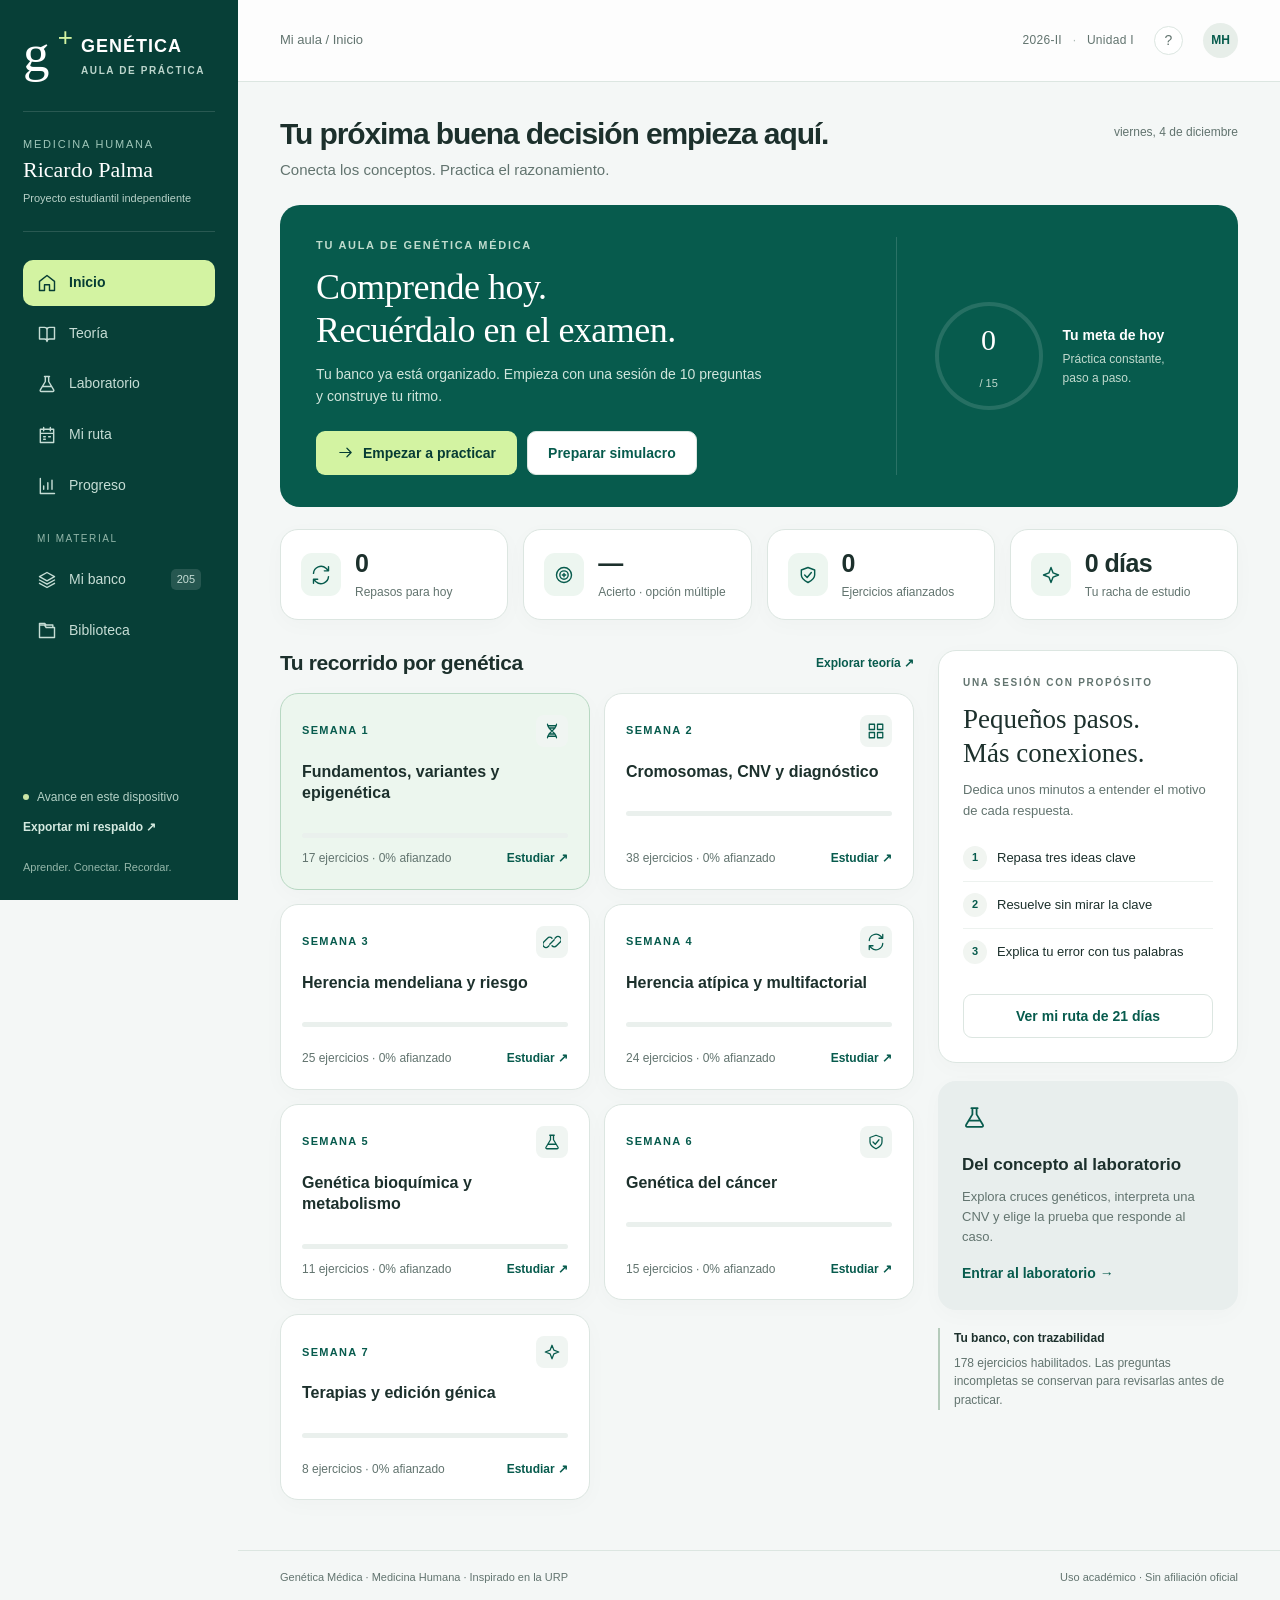
<file: Genetica_URP_Abrir.html>
<!doctype html>
<html lang="es">
<head>
  <meta charset="utf-8">
  <meta name="viewport" content="width=device-width,initial-scale=1">
  <meta name="theme-color" content="#075b4d">
  <meta name="description" content="Tu aula de práctica de genética médica: teoría, laboratorio, casos y repaso espaciado. Proyecto estudiantil independiente, inspirado en Medicina Humana URP.">
  <title>Genética · Aula de práctica | Medicina Humana</title>
  <link rel="icon" href="[data-uri]">
  <style>@charset "UTF-8";
:root{--green:#075b4d;--green-dark:#073f37;--green-ink:#063c34;--mint:#dff3e9;--lime:#d3f3a2;--bg:#f4f7f6;--card:#fff;--ink:#1c302c;--muted:#62746f;--line:#dce6e1;--red:#a52e37;--red-bg:#fff0f0;--amber:#865c18;--amber-bg:#fff7e6;--blue:#245c8a;--radius:18px;--shadow:0 5px 22px #16362a06;--side:238px}
*{box-sizing:border-box}html{scroll-behavior:smooth}body{margin:0;color:var(--ink);background:var(--bg);font:16px/1.55 Inter,"Segoe UI",Arial,sans-serif}button,input,select,textarea{font:inherit}button,a,input,select,textarea{touch-action:manipulation}button{cursor:pointer}a{color:var(--green);text-decoration:none}a:hover{text-decoration:underline}button{color:inherit}button:disabled{cursor:not-allowed;opacity:.46}button:focus-visible,a:focus-visible,input:focus-visible,select:focus-visible,textarea:focus-visible,summary:focus-visible{outline:3px solid #49a5ce;outline-offset:4px}h1,h2,h3,p{margin-top:0}h1{font-size:clamp(28px,2.7vw,40px);line-height:1.17;letter-spacing:-1.1px;margin-bottom:12px}h2{font-size:23px;line-height:1.25;letter-spacing:-.4px;margin-bottom:14px}h3{font-size:18px;line-height:1.35;margin-bottom:10px}p{margin-bottom:14px}.serif{font-family:Georgia,"Times New Roman",serif;font-weight:normal}.eyebrow{font-size:12px;font-weight:700;letter-spacing:1.7px;text-transform:uppercase;margin-bottom:12px}.muted{color:var(--muted)}.small{font-size:14px}.tiny{font-size:12px}.mono{font-family:ui-monospace,Consolas,monospace;overflow-wrap:anywhere}.skip{position:fixed;left:15px;top:-100px;padding:12px;background:#fff;z-index:99}.skip:focus{top:12px}.shell{display:flex;min-height:100vh}.sidebar{width:var(--side);position:fixed;inset:0 auto 0 0;background:var(--green-dark);color:#fff;padding:32px 23px 24px;display:flex;flex-direction:column;z-index:20}.brand{display:flex;align-items:center;gap:13px;color:#fff;line-height:1.2;font-size:18px;font-weight:700;letter-spacing:1px}.brand:hover{text-decoration:none}.brand small{display:block;font-size:10px;letter-spacing:1.6px;margin-top:7px;color:#bcd5cc}.brand-mark{width:45px;height:49px;font:53px/.8 Georgia,serif;color:#fff;position:relative;letter-spacing:-5px}.brand-mark span{font:26px/1 Arial;position:absolute;top:-8px;right:0;color:var(--lime)}.faculty{border-top:1px solid #ffffff23;border-bottom:1px solid #ffffff23;padding:24px 0;margin:30px 0 23px}.faculty span{font-size:11px;letter-spacing:1.8px;color:#9fc6b9;display:block}.faculty strong{display:block;font:22px Georgia,serif;margin:4px 0 8px}.faculty small{font-size:11px;color:#b8d1c8;line-height:1.45;display:block}.nav-link{display:flex;align-items:center;gap:12px;color:#c6ddd5;border-radius:10px;padding:12px 14px;margin:5px 0;font-size:14px;font-weight:500;transition:background .18s}.nav-link:hover{background:#ffffff0c;text-decoration:none;color:#fff}.nav-link.active{background:var(--lime);color:var(--green-ink);font-weight:700}.nav-link svg{width:20px;height:20px;flex:none}.nav-link .count{margin-left:auto;font-size:11px;padding:2px 6px;border-radius:5px;background:#ffffff20}.nav-label{display:block;color:#92b6a9;font-size:10px;text-transform:uppercase;letter-spacing:1.6px;margin:23px 14px 10px}.sidebar-bottom{margin-top:auto;padding-top:24px;font-size:12px;color:#b4d1c6}.sidebar-bottom small{display:block;font-size:11px;color:#95b7aa;margin-top:22px}.local-badge{display:flex;gap:8px;align-items:center}.connection-dot{width:6px;height:6px;background:#cae5a5;border-radius:50%;flex:none}.sidebar-bottom .text-btn{color:#d4e9e0;margin-top:12px;font-size:12px}.workspace{margin-left:var(--side);width:calc(100% - var(--side))}.topbar{height:82px;padding:0 42px;background:#ffffffce;border-bottom:1px solid var(--line);display:flex;align-items:center;justify-content:space-between;gap:10px}.breadcrumb{font-size:13px;color:var(--muted)}.topbar-right{display:flex;gap:20px;align-items:center}.course-pill{font-size:12px;color:var(--muted);letter-spacing:.3px}.course-pill span{margin:0 7px;color:#acbab5}.avatar{display:grid;place-items:center;width:35px;height:35px;border-radius:50%;background:#e7eee9;color:var(--green);font-size:12px;font-weight:700}.icon-btn{border:1px solid var(--line);border-radius:50%;width:29px;height:29px;background:white;color:var(--muted);font-size:14px}.mobile-brand{display:none}main{max-width:1480px;margin:auto;padding:34px 42px 50px;min-height:calc(100vh - 150px)}main:focus{outline:none}.page-intro{display:flex;justify-content:space-between;align-items:flex-start;gap:20px;margin-bottom:24px}.page-intro p{font-size:15px;color:var(--muted);margin:0}.page-intro h1{font-size:30px;margin-bottom:7px}.date-label{font-size:12px;color:var(--muted);padding-top:7px;white-space:nowrap}.card{background:var(--card);border:1px solid var(--line);border-radius:var(--radius);padding:24px;box-shadow:var(--shadow)}.card-flat{border-radius:12px;background:#f6f9f7;padding:18px}.hero{background:var(--green);border-radius:20px;display:grid;grid-template-columns:1.8fr 1fr;gap:30px;padding:32px 36px;color:white;position:relative;overflow:hidden}.hero h2{font:36px/1.18 Georgia,serif;max-width:550px;letter-spacing:-.5px;margin-bottom:13px}.hero .eyebrow{color:#bfdbcd;font-size:11px}.hero p{color:#d1e5dc;font-size:14px;max-width:455px;margin-bottom:23px}.hero-right{display:flex;align-items:center;justify-content:center;gap:20px;border-left:1px solid #ffffff25}.hero-right .ring{--ring-bg:#ffffff20;color:white;width:108px;height:108px}.hero-right .ring>span{background:var(--green);font:30px Georgia,serif}.hero-right strong{font-size:14px;display:block;margin-bottom:4px}.hero-right small{color:#c1dace;display:block;font-size:12px}.ring{--p:0;--ring-color:var(--green);--ring-bg:#e6eeea;width:48px;height:48px;border-radius:50%;background:conic-gradient(var(--ring-color) calc(var(--p)*1%),var(--ring-bg) 0);display:grid;place-items:center;flex:none}.ring>span{background:white;border-radius:50%;width:calc(100% - 8px);height:calc(100% - 8px);display:grid;place-items:center;font-size:12px;font-weight:700}.hero .ring{--ring-color:var(--lime)}.button{display:inline-flex;align-items:center;justify-content:center;gap:9px;padding:12px 20px;border-radius:9px;border:1px solid transparent;background:var(--green);color:white;font-size:14px;font-weight:650;line-height:1.3;min-height:44px;transition:transform .14s,background .14s}.button:hover{text-decoration:none;background:var(--green-dark);transform:translateY(-1px)}.button svg{width:17px;height:17px}.button.lime{background:var(--lime);color:var(--green-ink)}.button.lime:hover{background:#def8b7}.button.secondary{background:#fff;border-color:var(--line);color:var(--green)}.button.secondary:hover{background:#f2f7f3}.button.ghost{background:transparent;color:var(--green);border-color:var(--line)}.button.danger{background:var(--red)}.button.small{padding:8px 12px;font-size:13px;min-height:36px}.text-btn{background:none;border:0;padding:0;color:var(--green);font-size:14px;font-weight:600;text-align:left}.text-btn:hover{text-decoration:underline}.actions{display:flex;align-items:center;gap:10px;flex-wrap:wrap}.stats-grid{display:grid;grid-template-columns:repeat(4,1fr);gap:15px;margin:22px 0 30px}.stat{padding:18px 20px;display:flex;gap:14px;align-items:center}.stat-icon{color:var(--green);display:grid;place-items:center;background:#edf6f0;width:40px;height:43px;border-radius:11px;flex:none}.stat-icon svg{width:20px;height:20px}.stat strong{display:block;font-size:25px;line-height:1.2;letter-spacing:-.6px}.stat small{font-size:12px;color:var(--muted);display:block;margin-top:5px}.content-columns{display:grid;grid-template-columns:minmax(0,1fr) 300px;gap:24px}.section-head{display:flex;gap:15px;align-items:center;justify-content:space-between;margin:0 0 16px}.section-head h2{font-size:21px;margin:0}.section-head .text-btn{font-size:12px}.week-grid{display:grid;grid-template-columns:repeat(2,minmax(0,1fr));gap:14px}.week-card{padding:21px;display:flex;flex-direction:column;min-height:186px;position:relative;transition:box-shadow .2s,transform .2s}.week-card:hover{box-shadow:0 8px 23px #123d2b0c;transform:translateY(-2px)}.week-head{display:flex;justify-content:space-between;align-items:center;margin-bottom:14px}.week-head .week-number{color:var(--green);font-size:11px;font-weight:750;letter-spacing:1.3px}.week-icon{background:#f0f5f2;border-radius:8px;padding:7px;display:grid;place-items:center}.week-icon svg{width:18px;height:18px;color:var(--green)}.week-card h3{font-size:16px;max-width:270px;margin:0 0 13px}.week-footer{display:flex;align-items:center;justify-content:space-between;gap:10px;margin-top:auto;font-size:12px;color:var(--muted)}.week-card .text-btn{font-size:12px}.bar{height:5px;background:#eaf0ed;border-radius:5px;overflow:hidden;margin:16px 0 11px}.bar span{display:block;height:100%;background:var(--green);border-radius:5px}.week-card.featured{background:#ecf6ee;border-color:#b7d8c2}.right-stack{display:flex;flex-direction:column;gap:18px}.mission{padding:24px}.mission .eyebrow{font-size:10px;color:var(--muted)}.mission h3{font:27px Georgia,serif;line-height:1.25}.mission p{font-size:13px;color:var(--muted)}.step-line{display:flex;align-items:center;gap:10px;font-size:13px;padding:11px 0;border-bottom:1px solid #edf2ef}.step-line:last-of-type{border-bottom:0}.step-line b{background:#f1f5f1;color:var(--green);height:24px;width:24px;border-radius:50%;font-size:11px;display:grid;place-items:center;flex:none}.mission .button{margin-top:19px;width:100%}.mini-lab{background:#e8eeed;border:0}.mini-lab>svg{width:25px;height:25px;color:var(--green);margin-bottom:16px}.mini-lab h3{font-size:17px}.mini-lab p{font-size:13px;color:var(--muted)}.note-card{font-size:12px;color:var(--muted);border-left:2px solid #b5cbbb;padding:1px 0 1px 14px}.note-card strong{color:var(--ink);display:block;margin-bottom:6px}.tag{display:inline-flex;align-items:center;border:1px solid var(--line);border-radius:6px;background:#f7faf8;color:var(--muted);font-size:12px;padding:3px 8px;gap:5px}.tag.green{background:var(--mint);color:var(--green);border-color:#c7e2d2}.tag.amber{background:var(--amber-bg);color:var(--amber);border-color:#eddfbd}.tag.blue{background:#edf4fa;border-color:#d8e5ee;color:var(--blue)}.tag.red{background:var(--red-bg);border-color:#efc7ca;color:var(--red)}.filters{display:flex;gap:12px;flex-wrap:wrap;align-items:end;margin:22px 0}.field{display:flex;flex-direction:column;gap:6px;min-width:130px}.field.flex{flex:1}.field label{font-size:13px;color:var(--muted);font-weight:600}input,textarea,select{width:100%;border:1px solid #cfdcd4;border-radius:8px;padding:11px 12px;background:white;color:var(--ink);min-height:44px}textarea{resize:vertical;min-height:100px}input[type=checkbox]{min-height:18px;width:18px;height:18px;accent-color:var(--green)}input[type=range]{accent-color:var(--green);padding:0;min-height:28px}.search-field{position:relative}.search-field input{padding-left:39px}.search-field svg{position:absolute;left:12px;top:14px;width:17px;height:17px;color:var(--muted)}.tabbar{display:flex;gap:7px;border-bottom:1px solid var(--line);margin:22px 0;padding-bottom:12px;flex-wrap:wrap}.tab{padding:9px 16px;border:0;background:transparent;color:var(--muted);border-radius:8px;font-size:14px}.tab.active{background:var(--green);color:#fff}.list-stack{display:flex;flex-direction:column;gap:12px}.question-row{display:flex;gap:18px;align-items:center;padding:20px}.question-row .question-info{flex:1;min-width:0}.question-row h3{font-size:15px;font-weight:550;line-height:1.5;margin:7px 0 0}.question-row .row-meta{display:flex;gap:8px;flex-wrap:wrap;align-items:center}.question-row .row-meta>span:first-child{font-size:12px;color:var(--muted)}.question-row .row-actions{display:flex;align-items:center;gap:13px}.bookmark{border:0;background:none;color:#a3b2aa;font-size:23px;padding:5px}.bookmark.saved{color:#936b1f}.empty{text-align:center;padding:48px 20px;color:var(--muted)}.empty svg{width:35px;height:35px;margin-bottom:18px;color:var(--green)}.empty h3{color:var(--ink)}.empty p{max-width:510px;margin:0 auto 19px}.pagination{display:flex;justify-content:center;gap:20px;align-items:center;margin:24px;font-size:14px}.info-box{padding:15px 18px;background:#edf5f0;border-left:3px solid var(--green);border-radius:0 9px 9px 0;font-size:14px}.info-box.amber{background:var(--amber-bg);border-color:#bc893c}.study-wrap{max-width:860px;margin:auto}.study-top{display:flex;justify-content:space-between;align-items:center;gap:15px;margin-bottom:18px}.study-top .small{color:var(--muted)}.study-top .bar{flex:1;margin:0;max-width:220px}.question-card{padding:32px 36px}.question-title{font-size:22px;line-height:1.5;letter-spacing:-.3px;margin:20px 0 25px}.context{background:#f1f6f3;border-radius:10px;padding:14px 17px;font-size:14px;margin:15px 0}.context summary{cursor:pointer;color:var(--green);font-weight:600}.context p{margin:10px 0 0}.options{display:flex;flex-direction:column;gap:11px}.option{display:flex;gap:15px;align-items:flex-start;text-align:left;background:#fff;border:1.5px solid #dce5df;border-radius:11px;padding:15px 17px;font-size:16px;line-height:1.5;transition:border .12s,background .12s;opacity:1!important}.option:hover:not(:disabled){border-color:#649981;background:#f8fbf9}.option .letter{font-size:12px;font-weight:700;width:28px;height:28px;display:grid;place-items:center;border:1px solid #dce5df;border-radius:6px;flex:none;margin-top:0}.option.selected{border-color:var(--green);background:#eef7f1}.option.selected .letter{background:var(--green);color:#fff;border-color:var(--green)}.option.correct{border-color:#44996b;background:#edf8f0}.option.correct .letter{background:#1e794b;color:#fff;border-color:#1e794b}.option.wrong{border-color:#c8565d;background:var(--red-bg)}.option.wrong .letter{background:#ac3e48;color:#fff;border-color:#ac3e48}.question-actions{display:flex;justify-content:space-between;align-items:center;gap:16px;margin-top:25px;padding-top:20px;border-top:1px solid var(--line)}.feedback{padding:23px;background:#eef7f0;border:1px solid #d0e6d7;border-radius:12px;margin-top:24px;animation:reveal .22s ease}.feedback.wrong{background:#fff7f6;border-color:#f0d4d2}.feedback h3{color:var(--green);font-size:18px}.feedback.wrong h3{color:var(--red)}.feedback p{font-size:15px}.feedback strong{font-size:14px}.feedback .trap{border-top:1px solid #c6d9cb;margin-top:16px;padding-top:16px}.confidence{display:grid;grid-template-columns:repeat(4,1fr);gap:9px;margin:22px 0 0}.confidence button{border:1px solid var(--line);border-radius:9px;background:white;padding:12px 6px;font-size:13px}.confidence button:hover{border-color:var(--green);background:#f4faf5}.confidence small{display:block;color:var(--muted);font-size:11px;margin-top:3px}.source-panel{font-size:13px;color:var(--muted);margin-top:20px;overflow-wrap:anywhere}.source-panel summary{cursor:pointer}.source-panel p{margin-top:10px}.source-panel a{display:inline-block;margin-right:12px}.notes{margin-top:20px}.notes summary{font-size:14px;color:var(--green);cursor:pointer}.notes textarea{margin-top:12px}.notes button{margin-top:8px}.intro-card{padding:32px}.key-grid{display:grid;grid-template-columns:repeat(3,1fr);gap:14px;margin:20px 0 26px}.key-item{padding:18px;border-radius:12px;background:#f3f7f4}.key-item h3{font-size:15px;color:var(--green)}.key-item p{font-size:14px;margin:0}.lab-tools{display:grid;grid-template-columns:repeat(3,minmax(0,1fr));gap:16px;margin:24px 0}.tool-card>svg{width:28px;height:28px;color:var(--green);margin-bottom:18px}.tool-card p{font-size:14px;color:var(--muted)}.tool-card .button{margin-top:7px}.tool-panel{padding:28px}.two-col{display:grid;grid-template-columns:1fr 1fr;gap:24px}.punnett{border-collapse:separate;border-spacing:7px;width:100%;max-width:350px;margin:12px auto}.punnett th{color:var(--green);padding:9px;font-size:17px}.punnett td{background:#e5f1e7;border-radius:10px;padding:22px;text-align:center;font-size:24px;font-weight:600;border:1px solid #c5dccb}.punnett td.affected{background:#ffedeb;color:#922c2e;border-color:#e8bdb5}.punnett td.carrier{background:#fff7db;color:#705716;border-color:#e2d5a4}.legend{display:flex;gap:15px;justify-content:center;flex-wrap:wrap;font-size:12px}.legend span:before{content:'';display:inline-block;background:#e5f1e7;border:1px solid #c5dccb;width:9px;height:9px;border-radius:3px;margin-right:5px}.legend .affected:before{background:#ffedeb;border-color:#e8bdb5}.legend .carrier:before{background:#fff7db;border-color:#e2d5a4}.big-result{font:50px Georgia,serif;color:var(--green);margin:22px 0 12px}.result-block{background:#f4f8f4;border-radius:12px;padding:20px;margin-top:20px}.result-block p:last-child{margin:0}.progress-table{width:100%;border-collapse:collapse;font-size:14px}.progress-table th{font-size:12px;text-transform:uppercase;letter-spacing:1px;color:var(--muted);text-align:left;padding:14px 12px;border-bottom:1px solid var(--line)}.progress-table td{padding:17px 12px;border-bottom:1px solid #e8eeea}.progress-table .bar{width:95px;display:inline-block;margin:0 0 3px 10px}.table-wrap{overflow-x:auto}.heatmap{display:flex;gap:6px;margin-top:15px;align-items:end}.heatday{width:100%;height:38px;border-radius:5px;display:flex;align-items:end;justify-content:center;font-size:10px;color:var(--green);background:#edf2ed;padding-bottom:5px}.heatday.on{background:#bfe1bd}.plan-grid{display:grid;grid-template-columns:repeat(3,minmax(0,1fr));gap:18px}.plan-week h2{font:26px Georgia,serif}.day-card{border:1px solid var(--line);border-radius:12px;padding:17px;margin:12px 0;background:#fff}.day-card.done{background:#eaf5e9;border-color:#a7cbae}.day-card-top{display:flex;justify-content:space-between;align-items:center}.day-card h3{font-size:14px;margin:12px 0 6px}.day-card p{font-size:12px;color:var(--muted);margin:0 0 12px}.day-card .text-btn{font-size:12px}.day-card-top label{display:flex;align-items:center;font-size:12px;gap:6px}.result-score{text-align:center;margin:5px 0 25px}.result-score strong{font:70px Georgia,serif;color:var(--green);display:block}.result-score>span{font-size:14px;color:var(--muted)}.review-result{padding:18px;border:1px solid var(--line);border-radius:10px;margin-top:12px}.review-result summary{cursor:pointer;font-size:15px}.review-result .feedback{margin-top:15px}.form-grid{display:grid;grid-template-columns:1fr 1fr;gap:16px}.full{grid-column:1/-1}.data-box{padding:25px}.data-box h3{font-size:19px}.data-box p{font-size:14px;color:var(--muted)}.data-box .button{margin:8px 8px 0 0}.form-error{color:var(--red);font-size:14px;margin-top:12px}.table-compare{width:100%;border-collapse:collapse;font-size:14px}.table-compare td,.table-compare th{padding:15px;border-bottom:1px solid var(--line);text-align:left}.table-compare th{background:#f3f7f3;color:var(--green)}.resource-grid{display:grid;grid-template-columns:repeat(2,1fr);gap:16px}.resource-card p{font-size:14px;color:var(--muted)}.resource-card{display:flex;flex-direction:column}.resource-card a{font-size:14px;margin-top:auto}.check-line{display:flex;align-items:center;gap:9px;font-size:14px}.storage-warning{background:#fff0cf;padding:16px;border-radius:10px;margin-bottom:20px}.badge-row{display:flex;flex-wrap:wrap;gap:12px}.achievement{padding:17px 20px;border:1px solid var(--line);border-radius:12px;min-width:175px;background:#f6f8f6}.achievement.earned{background:#edf6e4;border-color:#b8d7a3}.achievement svg{width:22px;height:22px;color:var(--green)}.achievement strong{display:block;font-size:14px;margin:10px 0 4px}.achievement small{font-size:12px;color:var(--muted)}footer{border-top:1px solid var(--line);padding:18px 42px;font-size:11px;color:var(--muted);display:flex;justify-content:space-between;gap:20px}dialog{border:1px solid var(--line);border-radius:18px;width:min(660px,calc(100% - 30px));max-height:90vh;padding:30px;color:var(--ink);box-shadow:0 30px 100px #001b3150}dialog::backdrop{background:#071d1880;backdrop-filter:blur(3px)}.modal-head{display:flex;justify-content:space-between;align-items:start;gap:20px;margin-bottom:15px}.modal-head h2{margin-bottom:0}.modal-close{background:none;border:0;font-size:25px;line-height:1}.modal-body p,.modal-body li{font-size:14px}.modal-body ul,.modal-body ol{padding-left:22px}.modal-body li{margin:9px 0}#toast{position:fixed;left:50%;bottom:30px;transform:translate(-50%,30px);opacity:0;pointer-events:none;background:#123e33;color:white;border:1px solid #7fb89e;border-radius:12px;padding:14px 22px;max-width:min(90vw,550px);z-index:100;box-shadow:0 8px 28px #163b2830;transition:.2s;font-size:14px}#toast.show{opacity:1;transform:translate(-50%,0)}.loading{padding:35px;color:var(--muted)}@keyframes reveal{from{opacity:0;transform:translateY(6px)}to{opacity:1;transform:translateY(0)}}
@media(min-width:1500px){.week-grid{grid-template-columns:repeat(3,minmax(0,1fr))}.content-columns{grid-template-columns:minmax(0,1fr) 310px}}
@media(max-width:1200px){:root{--side:213px}main{padding:28px}.topbar{padding:0 28px}.content-columns{grid-template-columns:minmax(0,1fr) 260px;gap:18px}.hero{padding:28px}.hero h2{font-size:31px}.hero-right{gap:12px}.hero-right .ring{width:86px;height:86px}.hero-right .ring>span{font-size:25px}.stat{padding:16px 13px;gap:10px}.stat strong{font-size:23px}.stat-icon{width:32px}.sidebar{padding:28px 17px}.course-pill{display:none}.key-grid{grid-template-columns:1fr}.key-item{padding:16px}.lab-tools{grid-template-columns:1fr 1fr}.plan-grid{grid-template-columns:1fr}.plan-week{display:grid;grid-template-columns:1fr 1fr;gap:12px}.plan-week h2{grid-column:1/-1}.plan-week .day-card{margin:0}.hero-right small{font-size:11px}}
@media(max-width:960px){.content-columns{grid-template-columns:1fr}.right-stack{display:grid;grid-template-columns:1fr 1fr}.note-card{grid-column:1/-1}.hero{grid-template-columns:1fr}.hero-right{display:none}.stats-grid{grid-template-columns:1fr 1fr}.two-col{grid-template-columns:1fr}.question-card{padding:26px}.question-title{font-size:20px}.resource-grid{grid-template-columns:1fr}footer{flex-direction:column;gap:5px}.topbar-right{gap:12px}}
@media(max-width:700px){:root{--side:0px}.sidebar{position:fixed;inset:auto 0 0;width:100%;height:70px;padding:0 5px;z-index:50;border-top:1px solid #ffffff20;display:block}.sidebar .brand,.sidebar .faculty,.sidebar-bottom,.nav-label{display:none}#navigation{display:flex;height:100%;align-items:center;justify-content:space-around}#navigation .nav-link{flex-direction:column;gap:3px;padding:8px 6px;margin:0;font-size:10px;border-radius:8px;min-width:49px}#navigation .nav-link svg{width:19px;height:19px}#navigation .nav-link .count{display:none}#navigation .nav-link[data-secondary]{display:none}.workspace{margin:0;width:100%;padding-bottom:70px}.topbar{height:66px;padding:0 19px}.breadcrumb{display:none}.mobile-brand{display:block;color:var(--green);font-weight:700;font-size:15px}.mobile-brand span{color:#799c43}.topbar-right{gap:14px}.topbar-right .avatar{width:30px;height:30px;font-size:10px}.topbar-right .icon-btn{width:26px;height:26px}main{padding:23px 18px 35px}.page-intro{margin-bottom:20px;gap:10px}.page-intro h1{font-size:26px}.page-intro p{font-size:14px}.date-label{display:none}.hero{padding:25px 23px;border-radius:16px}.hero h2{font-size:31px}.hero .eyebrow{font-size:10px}.hero p{font-size:13px}.stats-grid{gap:10px;margin:16px 0 25px}.stat{padding:14px 12px}.stat small{font-size:11px}.stat strong{font-size:22px}.stat-icon{width:29px;height:34px}.stat-icon svg{width:17px}.week-grid{gap:11px}.week-card{padding:16px;min-height:183px;border-radius:13px}.week-card h3{font-size:14px}.week-card .week-number{font-size:10px}.week-footer{flex-wrap:wrap;font-size:11px;gap:9px}.week-icon{padding:5px}.week-icon svg{width:15px;height:15px}.section-head h2{font-size:20px}.right-stack{display:flex;flex-direction:column}.card{border-radius:14px}.question-row{padding:17px;gap:10px;flex-wrap:wrap}.question-row .question-info{min-width:200px}.question-row .row-actions{width:100%;justify-content:flex-end}.filters{gap:10px}.filters .field{flex:1;min-width:125px}.filters .field.flex{min-width:100%}.lab-tools{grid-template-columns:1fr}.tool-card{padding:20px}.tool-card>svg{margin-bottom:12px}.tabbar{gap:4px}.tab{font-size:13px;padding:8px 12px}.question-card{padding:22px 18px}.question-title{font-size:19px}.option{font-size:15px;padding:13px 12px;gap:10px}.question-actions{flex-wrap:wrap}.confidence{grid-template-columns:1fr 1fr}.study-top .bar{max-width:100px}.context{padding:12px;font-size:13px}.form-grid{grid-template-columns:1fr}.full{grid-column:auto}.tool-panel{padding:20px}.intro-card{padding:22px}.plan-week{grid-template-columns:1fr}.plan-week h2{margin-top:10px}.card .actions .button{max-width:100%}.hero .actions .button{font-size:13px;padding:12px 15px}.topbar .course-pill{display:none}footer{padding:18px;font-size:10px}.resource-card{padding:21px}.result-score strong{font-size:60px}#toast{bottom:88px}.progress-table .bar{display:none}.progress-table th,.progress-table td{padding:12px 8px}.table-compare td,.table-compare th{padding:10px;min-width:110px}.data-box{padding:21px}dialog{padding:24px 20px}}
@media(prefers-reduced-motion:reduce){*{scroll-behavior:auto!important;animation:none!important;transition:none!important}}
@media print{.sidebar,.topbar,footer,.actions,button,.filters,.tabbar{display:none!important}.workspace{margin:0;width:100%}main{padding:0}.card{break-inside:avoid;box-shadow:none}.content-columns,.two-col{display:block}.hero{color:#000;background:#fff;border:1px solid #aaa}.hero p{color:#222}}
</style>
</head>
<body>
  <a class="skip" href="#main">Saltar al contenido</a>
  <div class="shell">
    <aside class="sidebar" aria-label="Navegación principal">
      <a class="brand" href="#inicio"><span class="brand-mark">g<span>+</span></span><span>GENÉTICA<small>AULA DE PRÁCTICA</small></span></a>
      <div class="faculty"><span>MEDICINA HUMANA</span><strong>Ricardo Palma</strong><small>Proyecto estudiantil independiente</small></div>
      <nav id="navigation"></nav>
      <div class="sidebar-bottom"><div class="local-badge"><span class="connection-dot"></span><span id="connection-label">Avance en este dispositivo</span></div><button class="text-btn" data-action="backup">Exportar mi respaldo <span aria-hidden="true">↗</span></button><small>Aprender. Conectar. Recordar.</small></div>
    </aside>
    <div class="workspace">
      <header class="topbar"><a class="mobile-brand" href="#inicio">g<span>+</span> Genética</a><span class="breadcrumb" id="breadcrumb">Mi aula / Inicio</span><div class="topbar-right"><span class="course-pill">2026-II <span>·</span> Unidad I</span><button class="icon-btn" data-action="help" aria-label="Cómo funciona esta aplicación" title="Cómo funciona">?</button><span class="avatar" aria-label="Perfil local de estudiante">MH</span></div></header>
      <main id="main" tabindex="-1"></main>
      <footer>Genética Médica · Medicina Humana · Inspirado en la URP <span>Uso académico · Sin afiliación oficial</span></footer>
    </div>
  </div>
  <dialog id="modal" aria-labelledby="modal-title"></dialog>
  <div id="toast" role="status" aria-live="polite"></div>
  <noscript>Activa JavaScript para practicar con el banco. La aplicación guarda el progreso en tu navegador.</noscript>

<script>window.GENETICA_STANDALONE=true;</script>
<script>
window.GENETICA_BANK = {"version":1,"updated":"2026-09-16","title":"Genética · Aula de práctica","weeks":[{"id":1,"title":"Fundamentos, variantes y epigenética","objective":"Reconocer consecuencias moleculares, separar expresión de secuencia y distinguir una variante de un diagnóstico.","keys":[{"title":"Missense / nonsense / frameshift","body":"Cambio de aminoácido / parada / cambio del marco. Una proteína corta no demuestra por sí sola su causa."},{"title":"Secuencia / expresión","body":"Cambiar la expresión no implica cambiar las bases de ADN."},{"title":"VUS / patogénica","body":"La incertidumbre no se resuelve por aparecer o faltar en una sola base de datos."}],"lab":"CNV y correlación genotipo–fenotipo"},{"id":2,"title":"Cromosomas, CNV y diagnóstico","objective":"Interpretar dosis y estructura cromosómica; seleccionar una técnica según la pregunta biológica.","keys":[{"title":"Cariotipo / CMA / secuenciación","body":"Arquitectura y grandes cambios / dosis de segmentos / secuencia; capacidades reales dependen del ensayo."},{"title":"x1 / x3","body":"Pérdida / ganancia en un segmento autosómico diploide. No indican por sí solos patogenicidad."},{"title":"Células / líneas","body":"En 46,XX[37]/45,X[27] hay 64 células contadas y dos líneas descritas."}],"lab":"Variantes y diagnóstico molecular"},{"id":3,"title":"Herencia mendeliana y riesgo","objective":"Integrar cromosoma, genotipo, mecanismo y antecedentes; calcular riesgos con supuestos explícitos.","keys":[{"title":"Penetrancia / expresividad","body":"Si se manifiesta / cómo se manifiesta. Considera edad y contexto."},{"title":"Heredar / manifestar","body":"Riesgo de heredar multiplicado por penetrancia, cuando el modelo lo permite."},{"title":"Homocigoto / heterocigoto compuesto","body":"Misma variante en ambas copias / dos variantes diferentes en trans."}],"lab":"Heredogramas y cálculo de riesgo"},{"id":4,"title":"Herencia atípica y multifactorial","objective":"Diferenciar mosaicismo, quimerismo, DUP, impronta, mitocondrias y riesgo multifactorial.","keys":[{"title":"Mosaico / quimera","body":"Uno / varios cigotos de origen."},{"title":"Iso / heterodisomía","body":"Dos copias del mismo homólogo / dos homólogos distintos del mismo progenitor."},{"title":"Heteroplasmia / homoplasmia","body":"Mezcla / uniformidad de secuencia mitocondrial. No equivalen a gravedad fija."}],"lab":"Herencia atípica y poligénica"},{"id":5,"title":"Genética bioquímica y metabolismo","objective":"Conectar gen, proteína, función y fenotipo; distinguir enzimas, receptores y transportadores.","keys":[{"title":"LDLR / GALT / CFTR","body":"Receptor / enzima / canal, respectivamente."},{"title":"GBA1 / GLA","body":"Gaucher-glucocerebrosidasa / Fabry-alfa-galactosidasa A."},{"title":"Causa / biomarcador","body":"Una enzima deficiente y un metabolito acumulado pueden cambiar en direcciones opuestas."}],"lab":"Casos de errores del metabolismo"},{"id":6,"title":"Genética del cáncer","objective":"Distinguir predisposición, tumor y resultado molecular; reconocer asociaciones sin reglas absolutas.","keys":[{"title":"Germinal / somática","body":"Constitucional y potencialmente transmisible / adquirida en una población de células."},{"title":"Negativo / riesgo ausente","body":"Una prueba negativa no siempre explica el caso ni elimina riesgo."},{"title":"RB1 / TP53 / BRCA / MMR","body":"Retinoblastoma / Li-Fraumeni / mama-ovario / Lynch: asociaciones centrales, no equivalencias universales."}],"lab":"Cáncer hereditario"},{"id":7,"title":"Terapias y edición génica","objective":"Comparar mecanismos terapéuticos sin confundir tratamiento funcional, adición génica y edición.","keys":[{"title":"Reemplazo / reducción","body":"Aportar enzima / disminuir producción del sustrato."},{"title":"Adición / edición","body":"Introducir secuencia funcional / modificar un locus de forma dirigida."},{"title":"Mecanismo / elegibilidad","body":"Saber cómo actúa una terapia no basta para decidir su uso individual."}],"lab":"Mecanismos terapéuticos"}],"questions":[{"id":"S1-01","module":"teoria","week":1,"topic":"frameshift","type":"single","stem":"¿Qué tipo de variante cambia el marco de lectura de una región codificante?","options":["Variante sinónima.","Nonsense por sustitución de una base.","Frameshift.","Missense."],"correct":[2],"answer":"Frameshift.","explanation":"Una inserción o deleción cuyo tamaño no es múltiplo de tres desplaza la agrupación de los codones. Missense cambia un aminoácido; nonsense introduce una parada; sinónima conserva el aminoácido.","trap":"No confundas la consecuencia final (proteína corta) con el mecanismo que la produjo.","note":"Redacción normalizada.","source":"21:3; 22:13; 23:9; R:55,71","refs":[{"title":"MedlinePlus Genetics. Tipos de variantes.","url":"https://www.medlineplus.gov/genetics/understanding/mutationsanddisorders/possiblemutations/"}],"status":"active","context":"","origin":"Banco adaptado","years":["21","22","23"]},{"id":"S1-02","module":"teoria","week":1,"topic":"dmd","type":"single","stem":"En DMD se identifica un cambio de marco de lectura por una pequeña inserción codificante. ¿Qué cambio lo explica?","options":["Sustitución de adenina por guanina.","Sustitución de citosina por timina.","Inserción de tres bases completas.","Inserción de una adenina."],"correct":[3],"answer":"Inserción de una adenina.","explanation":"Añadir una base desplaza el marco porque 1 no es múltiplo de 3. Una sustitución no cambia la longitud. Tres bases añaden un codón y habitualmente conservan el marco.","trap":"Cuenta las bases insertadas o eliminadas antes de elegir.","note":"Corregida: el original llama SNV a un frameshift y ofrece deleciones de exones cuyo efecto depende de sus límites. Aquí se especifica una inserción.","source":"23:1","refs":[{"title":"MedlinePlus Genetics. Tipos de variantes.","url":"https://www.medlineplus.gov/genetics/understanding/mutationsanddisorders/possiblemutations/"}],"status":"active","context":"","origin":"Banco adaptado","years":["23"]},{"id":"S1-03","module":"teoria","week":1,"topic":"nonsense","type":"single","stem":"Una sustitución transforma el codón TTA de la secuencia codificante en TAA. ¿Qué variante produce?","options":["Missense.","Nonsense.","Frameshift.","Sinónima."],"correct":[1],"answer":"Nonsense.","explanation":"TAA es un codón de terminación en la secuencia codificante de ADN. La sustitución genera una parada prematura: nonsense. No hay inserción ni deleción que desplace el marco.","trap":"Busca el dato decisivo: sustitución a STOP. El ARN equivalente contiene UAA.","note":"","source":"21:18; 22:5; R:81","refs":[{"title":"MedlinePlus Genetics. Tipos de variantes.","url":"https://www.medlineplus.gov/genetics/understanding/mutationsanddisorders/possiblemutations/"}],"status":"active","context":"","origin":"Banco adaptado","years":["21","22"]},{"id":"S1-04","module":"teoria","week":1,"topic":"stopprotein","type":"single","stem":"Una sustitución puntual cambia Gly-Ala-Val-Leu-Ile-Met-Phe-Trp por Gly-Ala-Val-Leu-Ile-Met-STOP. ¿Cuál es el efecto?","options":["Variante sinónima.","Nonsense.","Duplicación cromosómica.","Missense sin terminación."],"correct":[1],"answer":"Nonsense.","explanation":"La secuencia permanece igual hasta que un codón de aminoácido se transforma en terminación. El dato de sustitución puntual permite atribuirlo a nonsense.","trap":"Si únicamente ves una proteína corta y desconoces el ADN, no puedes asegurar el mecanismo.","note":"Se añade explícitamente «sustitución puntual» para que la respuesta sea única.","source":"24I:13","refs":[{"title":"MedlinePlus Genetics. Tipos de variantes.","url":"https://www.medlineplus.gov/genetics/understanding/mutationsanddisorders/possiblemutations/"}],"status":"active","context":"","origin":"Banco adaptado","years":[]},{"id":"S1-05","module":"teoria","week":1,"topic":"truncated","type":"single","stem":"Solo se conoce que Gly-Ala-Val-Leu-Ile-Met-Phe-Trp se ha reducido a Gly-Ala-Val. ¿Puede identificarse con certeza la variante de ADN?","options":["Sí, necesariamente nonsense.","Sí, necesariamente frameshift.","Sí, necesariamente missense.","No; se necesita información de la secuencia o del procesamiento del ARN."],"correct":[3],"answer":"No; se necesita información de la secuencia o del procesamiento del ARN.","explanation":"Varias alteraciones pueden producir truncamiento: parada prematura, cambio de marco o alteración de procesamiento. La proteína observada no distingue por sí sola esas causas.","trap":"No conviertas un resultado común a varios mecanismos en una prueba exclusiva de uno.","note":"","source":"24II-A:13; 24II-B:3","refs":[{"title":"MedlinePlus Genetics. Tipos de variantes.","url":"https://www.medlineplus.gov/genetics/understanding/mutationsanddisorders/possiblemutations/"}],"status":"active","context":"","origin":"Banco adaptado","years":[]},{"id":"S1-06","module":"teoria","week":1,"topic":"changedprotein","type":"single","stem":"Una proteína cambia de Gly-Ala-Val-Leu-Ile-Met-Phe-Trp a Gly-Ala-Val-Met-Trp-Phe-Leu-Ile. Sin datos de ADN, ¿qué conclusión es rigurosa?","options":["Se demuestra una única variante missense.","Se demuestra una deleción de un cromosoma.","Se demuestra necesariamente un frameshift.","El mecanismo exacto necesita información adicional."],"correct":[3],"answer":"El mecanismo exacto necesita información adicional.","explanation":"Varios aminoácidos distintos sugieren una alteración importante, pero la lista no demuestra una inserción o deleción fuera de marco. Se requiere comparar las secuencias de ADN o ARN.","trap":"«Compatible con» no significa «demostrado por».","note":"Revisión del ejercicio: una anotación del banqueo marca frameshift; esa conclusión no es inequívoca con los datos ofrecidos.","source":"F1:4; R:p47","refs":[{"title":"MedlinePlus Genetics. Tipos de variantes.","url":"https://www.medlineplus.gov/genetics/understanding/mutationsanddisorders/possiblemutations/"}],"status":"active","context":"","origin":"Banco adaptado","years":[]},{"id":"S1-07","module":"teoria","week":1,"topic":"mutations","type":"single","stem":"¿Qué relación entre variante y efecto es correcta?","options":["Toda variante produce necesariamente enfermedad.","Missense: cambio de aminoácido; nonsense: parada prematura.","Missense: parada; nonsense: cambio de aminoácido.","Toda variante modifica el número de cromosomas."],"correct":[1],"answer":"Missense: cambio de aminoácido; nonsense: parada prematura.","explanation":"Missense y nonsense describen consecuencias sobre la traducción. Las variantes también pueden ser benignas o no afectar la proteína; los cambios cromosómicos son otra escala de variación.","trap":"Separa tres preguntas: qué cambió, qué efecto tiene y qué evidencia indica patogenicidad.","note":"El V/F original se transforma en una relación inequívoca.","source":"23:4","refs":[{"title":"MedlinePlus Genetics. Tipos de variantes.","url":"https://www.medlineplus.gov/genetics/understanding/mutationsanddisorders/possiblemutations/"}],"status":"active","context":"","origin":"Banco adaptado","years":["23"]},{"id":"S1-08","module":"teoria","week":1,"topic":"mrna","type":"single","stem":"El ARN mensajero maduro tiene necesariamente el mismo número de bases que el gen genómico del que procede. ¿Cuál es la evaluación correcta?","options":["Verdadero en todos los genes humanos.","Verdadero porque el ARN contiene timina.","Falso: el procesamiento, incluidos los intrones eliminados, modifica esa relación.","Falso porque todos los exones se eliminan."],"correct":[2],"answer":"Falso: el procesamiento, incluidos los intrones eliminados, modifica esa relación.","explanation":"El transcrito primario se procesa y los intrones se retiran mediante splicing. El ARN maduro conserva regiones exónicas y recibe modificaciones; no equivale en longitud a todo el gen genómico.","trap":"No mezcles gen, pre-ARNm, ARNm maduro y región traducida.","note":"","source":"21:8; 22:3; R:4,27,83","refs":[{"title":"MedlinePlus Genetics. Tipos de variantes.","url":"https://www.medlineplus.gov/genetics/understanding/mutationsanddisorders/possiblemutations/"}],"status":"active","context":"","origin":"Banco adaptado","years":["21","22"]},{"id":"S1-09","module":"teoria","week":1,"topic":"waddington","type":"single","stem":"Conrad Waddington se asocia con la formulación del concepto de:","options":["Epigenética.","Código genético universal.","Doble hélice del ADN.","Trisomía 21."],"correct":[0],"answer":"Epigenética.","explanation":"Waddington utilizó epigenética para relacionar genes y desarrollo del fenotipo. La doble hélice y la identificación cromosómica de Down pertenecen a otros hitos.","trap":"Relaciona nombre, aporte y escala: Waddington, regulación/desarrollo.","note":"","source":"23:11","refs":[{"title":"NHGRI. Epigenomics Fact Sheet.","url":"https://www.genome.gov/about-genomics/fact-sheets/Epigenomics-Fact-Sheet"}],"status":"active","context":"","origin":"Banco adaptado","years":["23"]},{"id":"S1-10","module":"teoria","week":1,"topic":"histones","type":"single","stem":"Las modificaciones de histonas, como acetilación y metilación, pueden:","options":["Modificar exclusivamente las islas CpG del ADN.","Formar únicamente heterocromatina.","Cambiar obligatoriamente la secuencia del ADN.","Modificar la accesibilidad de la cromatina y la expresión génica."],"correct":[3],"answer":"Modificar la accesibilidad de la cromatina y la expresión génica.","explanation":"Las marcas de histonas influyen en la organización de la cromatina y el reclutamiento de proteínas. Su efecto depende de la marca y su posición; no implica cambiar las bases de ADN.","trap":"Metilación del ADN y metilación de histonas no son la misma modificación.","note":"","source":"24II-A:1; 24II-B:11","refs":[{"title":"NHGRI. Epigenomics Fact Sheet.","url":"https://www.genome.gov/about-genomics/fact-sheets/Epigenomics-Fact-Sheet"}],"status":"active","context":"","origin":"Banco adaptado","years":[]},{"id":"S1-11","module":"teoria","week":1,"topic":"epigenetic","type":"single","stem":"¿Qué opción NO corresponde a un mecanismo clásico de regulación epigenética en este contexto?","options":["Ubiquitinización de ribosomas.","Regulación asociada a ARN no codificante.","Metilación del ADN.","Modificaciones de histonas."],"correct":[0],"answer":"Ubiquitinización de ribosomas.","explanation":"Las tres últimas participan en regulación de expresión; la ubiquitinización de ribosomas no es la respuesta clásica de epigenética esperada aquí. La ubiquitinización de HISTONAS sí puede regular cromatina.","trap":"Lee la estructura modificada: histona y ribosoma no son intercambiables.","note":"","source":"23:19","refs":[{"title":"NHGRI. Epigenomics Fact Sheet.","url":"https://www.genome.gov/about-genomics/fact-sheets/Epigenomics-Fact-Sheet"}],"status":"active","context":"","origin":"Banco adaptado","years":["23"]},{"id":"S1-12","module":"teoria","week":1,"topic":"xpartial","type":"single","stem":"Respecto a la inactivación del cromosoma X en una célula somática XX, señale lo correcto.","options":["Se inactivan ambos X de forma completa.","Se silencia absolutamente todo el X sin excepciones.","Se silencia gran parte de uno de los X; algunos genes escapan.","El fenómeno ocurre solo en células XY."],"correct":[2],"answer":"Se silencia gran parte de uno de los X; algunos genes escapan.","explanation":"La compensación de dosis reduce la expresión de gran parte de un X. Existen genes que escapan, de modo que el silenciamiento no es total.","trap":"Evita la palabra «todo»: la inactivación del X tiene excepciones.","note":"","source":"23:16","refs":[{"title":"NHGRI. Epigenomics Fact Sheet.","url":"https://www.genome.gov/about-genomics/fact-sheets/Epigenomics-Fact-Sheet"}],"status":"active","context":"","origin":"Banco adaptado","years":["23"]},{"id":"S1-13","module":"teoria","week":1,"topic":"lyon","type":"single","stem":"Sobre la lyonización, marque lo FALSO.","options":["El X inactivo puede observarse como corpúsculo de Barr.","No es un proceso epigenético.","XIST participa en el silenciamiento.","En muchas células puede inactivarse el X paterno o el materno."],"correct":[1],"answer":"No es un proceso epigenético.","explanation":"La lyonización es un proceso epigenético: altera la expresión sin exigir cambiar la secuencia de ADN. XIST ayuda a establecer el silenciamiento y el X inactivo se condensa.","trap":"En preguntas negativas, identifica primero qué afirman las opciones y luego busca la falsa.","note":"","source":"24II-S:9; F2:4","refs":[{"title":"NHGRI. Epigenomics Fact Sheet.","url":"https://www.genome.gov/about-genomics/fact-sheets/Epigenomics-Fact-Sheet"}],"status":"active","context":"","origin":"Banco adaptado","years":[]},{"id":"S1-14","module":"teoria","week":1,"topic":"downhistory","type":"single","stem":"La descripción de John Langdon Down en 1866 se basó principalmente en:","options":["Cariotipo con bandeo.","Secuenciación del cromosoma 21.","Micromatrices cromosómicas.","Características clínicas y fenotípicas compartidas."],"correct":[3],"answer":"Características clínicas y fenotípicas compartidas.","explanation":"La descripción clínica precedió a las técnicas que demostraron la trisomía. No puede atribuirse a herramientas que no estaban disponibles en ese momento.","trap":"Diferencia descubrimiento clínico de explicación citogenética.","note":"","source":"24II-A:18; 24II-B:8","refs":[],"status":"active","context":"","origin":"Banco adaptado","years":[]},{"id":"S1-15","module":"teoria","week":1,"topic":"downcause","type":"single","stem":"¿Qué distinción histórica es correcta sobre el síndrome Down?","options":["Watson y Crick describieron el primer cariotipo con trisomía 21.","Tjio y Levan demostraron específicamente la trisomía 21 al establecer 46 cromosomas normales.","Mary Lyon identificó la causa cromosómica del síndrome Down.","Down describió el fenotipo; la trisomía 21 se estableció citogenéticamente en 1959."],"correct":[3],"answer":"Down describió el fenotipo; la trisomía 21 se estableció citogenéticamente en 1959.","explanation":"El número normal de 46 cromosomas y el cromosoma adicional de Down son hallazgos distintos. Los trabajos de 1959 de Lejeune, Gautier y Turpin relacionaron Down con trisomía 21.","trap":"No atribuyas una enfermedad específica a quien estableció el número cromosómico normal.","note":"Corregida: las alternativas originales no ofrecen la atribución específica adecuada.","source":"24I:9","refs":[],"status":"active","context":"","origin":"Banco adaptado","years":[]},{"id":"S1-16","module":"teoria","week":1,"topic":"vus","type":"single","stem":"Una variante missense no aparece en ClinVar. No hay otras evidencias suficientes. ¿Qué conclusión es prudente?","options":["Su significado permanece incierto; hay que reunir más evidencia.","Es patogénica por ser nueva.","Es benigna porque no está registrada.","No existe porque no está en ClinVar."],"correct":[0],"answer":"Su significado permanece incierto; hay que reunir más evidencia.","explanation":"La ausencia de registro no demuestra patogenicidad ni benignidad. Deben evaluarse frecuencia poblacional, segregación, función, mecanismo y otros datos antes de clasificar.","trap":"Nueva no equivale a patogénica. VUS significa incertidumbre, no enfermedad confirmada.","note":"Normalizada para no clasificar exclusivamente por ausencia en una base.","source":"24II-L:6; 23-L:7","refs":[],"status":"active","context":"","origin":"Banco adaptado","years":["23"]},{"id":"S1-17","module":"teoria","week":1,"topic":"incidental","type":"single","stem":"En una paciente con debilidad muscular se detecta una variante patogénica en BRCA1 que no explica el cuadro. ¿Cómo se interpreta?","options":["Confirmación de que BRCA1 explica cualquier síntoma.","Resultado que impide seguir investigando.","Hallazgo adicional que no resuelve la causa de la debilidad.","Prueba de herencia ligada al X de la debilidad."],"correct":[2],"answer":"Hallazgo adicional que no resuelve la causa de la debilidad.","explanation":"Patogenicidad se refiere a una relación gen-enfermedad concreta. Un hallazgo de predisposición al cáncer no explica automáticamente una enfermedad neuromuscular.","trap":"Pregunta siempre: ¿este gen, mecanismo y fenotipo concuerdan?","note":"El original lo denomina incidental; «secundario» depende de si se buscó deliberadamente.","source":"23-L:8","refs":[],"status":"active","context":"","origin":"Banco adaptado","years":["23"]},{"id":"S2-01","module":"teoria","week":2,"topic":"karyotype","type":"single","stem":"En el cariotipo convencional, ¿qué afirmación es verdadera?","options":["Los cromosomas suelen analizarse en metafase.","Se obtiene normalmente de eritrocitos maduros humanos.","Todas las anteriores.","No permite reconocer translocaciones balanceadas visibles."],"correct":[0],"answer":"Los cromosomas suelen analizarse en metafase.","explanation":"La metafase permite observar cromosomas condensados. El cariotipo puede detectar reordenamientos grandes balanceados. Los eritrocitos maduros carecen de núcleo, por lo que no sirven para ese cultivo.","trap":"Cariotipo estudia arquitectura cromosómica; no secuencia base por base.","note":"","source":"21:6; 22:12; R:16,33,67","refs":[],"status":"active","context":"","origin":"Banco adaptado","years":["21","22"]},{"id":"S2-02","module":"teoria","week":2,"topic":"techniques","type":"single","stem":"Marque la asociación INCORRECTA.","options":["FISH: estudio con sondas en interfase o metafase.","Cariotipo convencional: análisis habitual en anafase.","Secuenciación: detección de variantes de secuencia según el ensayo.","CMA: detección de ganancias y pérdidas de ADN."],"correct":[1],"answer":"Cariotipo convencional: análisis habitual en anafase.","explanation":"El error es anafase: el estudio convencional se realiza sobre todo en metafase. Las demás relaciones son válidas dentro de las capacidades de cada técnica.","trap":"No confundas la fase biológica de separación con la fase útil para fotografiar cromosomas.","note":"","source":"23:14","refs":[],"status":"active","context":"","origin":"Banco adaptado","years":["23"]},{"id":"S2-03","module":"teoria","week":2,"topic":"microdeletion","type":"single","stem":"Se sospecha una microdeleción en un paciente con cariotipo normal. Se busca una técnica dirigida al número de copias en todo el genoma. ¿Cuál elegirías?","options":["Secuenciación Sanger sin análisis de dosis.","FISH centromérico de un cromosoma no relacionado.","Análisis cromosómico por micromatrices (CMA).","Repetir solamente el mismo cariotipo."],"correct":[2],"answer":"Análisis cromosómico por micromatrices (CMA).","explanation":"CMA busca pérdidas o ganancias submicroscópicas a lo largo del genoma. Un cariotipo normal no descarta microdeleciones. Sanger no cuantifica de forma general las copias, y una sonda centromérica no interroga cualquier región.","trap":"Relaciona la sospecha con lo que mide la prueba.","note":"Agrupa casos de Williams, cromosoma X, 22q11.2 y otras regiones. No afirma que WGS validado sea incapaz de detectar CNV.","source":"24II-A:10,11; 24I:10,11; F1:1,2; 23-S:5","refs":[],"status":"active","context":"","origin":"Banco adaptado","years":["23"]},{"id":"S2-04","module":"teoria","week":2,"topic":"fish","type":"single","stem":"La hibridación fluorescente in situ permite principalmente:","options":["Determinar directamente toda la expresión de ARN.","Localizar una secuencia de ADN mediante una sonda específica.","Secuenciar cada base del genoma.","Amplificar todos los genes como una PCR."],"correct":[1],"answer":"Localizar una secuencia de ADN mediante una sonda específica.","explanation":"La sonda fluorescente se une a su secuencia complementaria y muestra su posición o número de señales. Es un ensayo dirigido a la región seleccionada.","trap":"FISH busca con una sonda; PCR amplifica; secuenciación lee bases.","note":"","source":"R:3","refs":[],"status":"active","context":"","origin":"Banco adaptado","years":[]},{"id":"S2-05","module":"teoria","week":2,"topic":"ring","type":"single","stem":"Un cromosoma 14 pierde segmentos terminales de ambos brazos y sus extremos se fusionan. ¿Qué alteración resulta?","options":["Cromosoma en anillo, potencialmente acompañado de dos pérdidas terminales.","Translocación balanceada sin pérdida por definición.","Inversión sin cambios de dosis necesariamente demostrada.","Duplicación completa del cromosoma 14."],"correct":[0],"answer":"Cromosoma en anillo, potencialmente acompañado de dos pérdidas terminales.","explanation":"La fusión de los extremos produce un anillo. Al especificar pérdidas previas, se esperan deleciones terminales. El efecto depende del material perdido, la estabilidad del anillo y el mosaicismo.","trap":"No todos los anillos tienen idéntico contenido ni el mismo fenotipo.","note":"Se describe el esquema original para poder responder sin fotografía.","source":"24I:1; 24II-A:2","refs":[],"status":"active","context":"","origin":"Banco adaptado","years":[]},{"id":"S2-06","module":"teoria","week":2,"topic":"iso","type":"single","stem":"Con respecto a un isocromosoma, marque lo FALSO.","options":["Contiene normalmente un brazo p y un brazo q intactos como el cromosoma original.","Puede duplicar un brazo y perder el otro.","Puede producir un desequilibrio de dosis.","Es una alteración cromosómica estructural."],"correct":[0],"answer":"Contiene normalmente un brazo p y un brazo q intactos como el cromosoma original.","explanation":"Un isocromosoma tiene dos copias de un mismo brazo. No conserva la combinación normal p y q, y puede causar pérdida de uno y ganancia del otro.","trap":"«Iso» alude a brazos iguales, no a cromosoma normal.","note":"Se reemplaza la descripción geométrica ambigua del mecanismo por una opción inequívoca.","source":"23:5","refs":[],"status":"active","context":"","origin":"Banco adaptado","years":["23"]},{"id":"S2-07","module":"teoria","week":2,"topic":"isox","type":"single","stem":"Una célula tiene un X normal y un isocromosoma formado por dos brazos Xp. ¿Cuál es la dosis total de Xp y Xq?","options":["Una copia de Xp y tres de Xq.","Tres copias de Xp y una de Xq.","Ninguna copia de Xp.","Dos copias de cada brazo."],"correct":[1],"answer":"Tres copias de Xp y una de Xq.","explanation":"El X normal aporta un p y un q; el isocromosoma aporta dos p. Sumando: p=3 y q=1. Esto describe dosis, no la expresión final de cada gen.","trap":"Dibuja cada cromosoma por separado y suma los brazos.","note":"","source":"24II-A:9","refs":[],"status":"active","context":"","origin":"Banco adaptado","years":[]},{"id":"S2-08","module":"teoria","week":2,"topic":"aneuploidy","type":"single","stem":"¿Qué mecanismo puede producir aneuploidía?","options":["Solo cambios ambientales sin participación celular.","Separación siempre correcta de todos los homólogos.","Fallo de segregación cromosómica, como no disyunción.","Toda sustitución sinónima."],"correct":[2],"answer":"Fallo de segregación cromosómica, como no disyunción.","explanation":"La no disyunción distribuye de forma desigual cromosomas o cromátidas y puede generar células con un cromosoma extra o ausente. No es equivalente a una pequeña variante de secuencia.","trap":"Aneuploidía afecta cromosomas individuales; poliploidía afecta juegos completos.","note":"Integra las preguntas sobre huso, cohesión y no disyunción; no se conserva una lista de alternativas defectuosa.","source":"24I:3; 24II-A:3; R:46","refs":[],"status":"active","context":"","origin":"Banco adaptado","years":[]},{"id":"S2-09","module":"teoria","week":2,"topic":"spindle","type":"single","stem":"¿Cuál de estos cambios favorece errores de segregación?","options":["Menor eficacia de los controles de ensamblaje del huso.","Aumento universal y protector de cohesinas con la edad.","Corrección perfecta de todas las uniones cromosoma-huso.","Ausencia de relación entre meiosis y aneuploidía."],"correct":[0],"answer":"Menor eficacia de los controles de ensamblaje del huso.","explanation":"Los controles del huso ayudan a evitar separación incorrecta. Si fallan, pueden persistir uniones erróneas. La biología de la edad ovocitaria incluye deterioro de la cohesión, no un aumento protector obligatorio.","trap":"Relaciona el control con su función; no memorices solo «edad materna».","note":"","source":"24I:3","refs":[],"status":"active","context":"","origin":"Banco adaptado","years":[]},{"id":"S2-10","module":"teoria","week":2,"topic":"mosaicresult","type":"single","stem":"Interprete 46,XX[37]/45,X[27].","options":["Se observaron dos líneas celulares: 37 células 46,XX y 27 células 45,X.","La notación demuestra por sí sola fusión de dos cigotos.","Hay 64 líneas celulares diferentes.","Predominan las células 45,X en el recuento indicado."],"correct":[0],"answer":"Se observaron dos líneas celulares: 37 células 46,XX y 27 células 45,X.","explanation":"Los corchetes indican células contadas, no líneas distintas. La barra separa dos poblaciones. La proporción en la muestra no equivale necesariamente a la de todos los tejidos.","trap":"Cuenta tipos de cariotipo para líneas; suma corchetes para células.","note":"","source":"23:15","refs":[],"status":"active","context":"","origin":"Banco adaptado","years":["23"]},{"id":"S2-11","module":"teoria","week":2,"topic":"arrgain","type":"single","stem":"Un resultado de micromatriz informa un segmento autosómico x3. Frente a las dos copias habituales, ¿qué indica?","options":["Ausencia completa del segmento.","Pérdida de una copia.","Ganancia de una copia del segmento.","Inversión balanceada demostrada."],"correct":[2],"answer":"Ganancia de una copia del segmento.","explanation":"Tres copias frente a dos constituyen una ganancia. El microarray informa dosis; no define por sí solo dónde se insertó la copia ni su orientación.","trap":"Lee x1, x2 y x3 antes de interpretar bandas o enfermedades.","note":"Se omiten bandas inconsistentes del original; se conserva el objetivo de interpretar dosis.","source":"24I:17","refs":[],"status":"active","context":"","origin":"Banco adaptado","years":[]},{"id":"S2-12","module":"teoria","week":2,"topic":"arrloss","type":"single","stem":"Un segmento autosómico aparece como x1. ¿Cuál es la interpretación de dosis?","options":["Dos copias normales.","Ganancia de una copia.","Pérdida de una copia respecto al estado diploide habitual.","Translocación equilibrada confirmada."],"correct":[2],"answer":"Pérdida de una copia respecto al estado diploide habitual.","explanation":"Una copia en lugar de dos corresponde a una pérdida heterocigota del segmento en el contexto indicado. Su relevancia clínica exige evaluar genes y evidencia.","trap":"Dosis alterada no basta para asignar patogenicidad.","note":"","source":"F1:8; R:p46","refs":[],"status":"active","context":"","origin":"Banco adaptado","years":[]},{"id":"S2-13","module":"teoria","week":2,"topic":"haplo","type":"single","stem":"Una deleción deja una sola copia funcional de un gen y esa cantidad no alcanza para su función normal. El mecanismo es:","options":["Triplosensibilidad.","Impronta por definición.","Haploinsuficiencia.","Cambio de marco de lectura necesariamente."],"correct":[2],"answer":"Haploinsuficiencia.","explanation":"Haploinsuficiencia significa que una copia funcional no produce suficiente función. Triplosensibilidad se relaciona con un exceso de copias. Una deleción no equivale necesariamente a frameshift.","trap":"Pérdida y función insuficiente orientan a haploinsuficiencia.","note":"","source":"24II-A:17","refs":[],"status":"active","context":"","origin":"Banco adaptado","years":[]},{"id":"S2-14","module":"teoria","week":2,"topic":"dosagephenotype","type":"single","stem":"Para explicar el fenotipo de una CNV, ¿qué enfoque es más completo?","options":["Suponer que todas las CNV son benignas.","Contar genes y declarar patogenicidad automáticamente.","Buscar únicamente variantes missense ajenas a la región.","Evaluar qué genes/regiones afecta, su sensibilidad a dosis y el contexto clínico."],"correct":[3],"answer":"Evaluar qué genes/regiones afecta, su sensibilidad a dosis y el contexto clínico.","explanation":"Importa el contenido funcional y la evidencia, no solo la cantidad de genes. Una CNV pequeña puede afectar un gen crucial, y una grande requiere igualmente interpretación.","trap":"Tamaño, número de genes y patogenicidad son conceptos relacionados pero distintos.","note":"El original simplifica a «número de genes»; se corrige para no aprender un criterio único.","source":"24I:7; 24II-A:7","refs":[],"status":"active","context":"","origin":"Banco adaptado","years":[]},{"id":"S2-15","module":"teoria","week":2,"topic":"cnvsize","type":"single","stem":"En una convención moderna frecuente, las variantes estructurales incluyen cambios de tamaño aproximado igual o mayor que:","options":["25 pares de bases como frontera universal.","10 pares de bases en todos los textos.","5 pares de bases exclusivamente.","50 pares de bases."],"correct":[3],"answer":"50 pares de bases.","explanation":"El umbral de 50 pb se utiliza habitualmente para variantes estructurales; las CNV son ganancias o pérdidas de copia. La literatura histórica ha usado otros umbrales, como 1 kb.","trap":"No confundas una definición operativa con la resolución real de un microarray.","note":"Se contextualiza la pregunta original sobre CNV: no hay un único umbral histórico universal.","source":"24I:14; F1:5","refs":[],"status":"active","context":"","origin":"Banco adaptado","years":[]},{"id":"S2-16","module":"teoria","week":2,"topic":"structural","type":"single","stem":"Todas son alteraciones estructurales, EXCEPTO:","options":["Isocromosoma.","Deleción.","Triploidía.","Inversión."],"correct":[2],"answer":"Triploidía.","explanation":"Triploidía significa tres juegos cromosómicos completos; es una alteración numérica. Las otras opciones modifican la estructura de cromosomas.","trap":"Número de juegos y estructura de un cromosoma son ejes diferentes.","note":"","source":"R:18","refs":[],"status":"active","context":"","origin":"Banco adaptado","years":[]},{"id":"S2-17","module":"teoria","week":2,"topic":"pericentric","type":"single","stem":"Una inversión incluye el centrómero. ¿Cómo se denomina?","options":["Robertsoniana.","Pericéntrica.","Trisomía.","Paracéntrica."],"correct":[1],"answer":"Pericéntrica.","explanation":"La inversión pericéntrica abarca segmentos de ambos brazos e incluye el centrómero. La paracéntrica queda dentro de un brazo. Robertsoniana es una translocación.","trap":"«Peri» incluye la región centromérica; «para» no la incluye.","note":"","source":"R:50; R:p13,15","refs":[],"status":"active","context":"","origin":"Banco adaptado","years":[]},{"id":"S2-18","module":"teoria","week":2,"topic":"delnotation","type":"single","stem":"En 46,XX,del(3)(q11q13), ¿qué interpretación es correcta?","options":["Deleción intersticial de un segmento del brazo largo del cromosoma 3.","Pérdida completa de los dos cromosomas 3.","Duplicación del brazo corto del cromosoma 3.","Inversión del cromosoma X."],"correct":[0],"answer":"Deleción intersticial de un segmento del brazo largo del cromosoma 3.","explanation":"del indica deleción; 3 identifica el cromosoma y q11q13 los puntos de rotura en el brazo largo. 46 cuenta cromosomas, aunque uno haya perdido material.","trap":"Un número total de 46 no garantiza contenido cromosómico normal.","note":"","source":"R:92; R:p8,14,15","refs":[],"status":"active","context":"","origin":"Banco adaptado","years":[]},{"id":"S2-19","module":"teoria","week":2,"topic":"dellong","type":"single","stem":"Para una deleción intersticial entre 3q11 y 3q13, ¿qué recorrido describe el cromosoma resultante?","options":["Dos copias completas de 3pter a 3qter.","Solo 3qter a 3q13, sin centrómero.","3pter a 3q11, unido a 3q13 a 3qter.","3pter a 3q13, unido otra vez a 3q11 y hasta 3qter."],"correct":[2],"answer":"3pter a 3q11, unido a 3q13 a 3qter.","explanation":"Se conserva el tramo hasta el primer punto de rotura y el tramo desde el segundo hasta el extremo. El intervalo q11-q13 se pierde.","trap":"Traza el recorrido de izquierda a derecha; el fragmento eliminado no debe aparecer.","note":"Notación larga expresada en palabras para evitar ambigüedad tipográfica.","source":"R:92; R:p8","refs":[],"status":"active","context":"","origin":"Banco adaptado","years":[]},{"id":"S2-20","module":"teoria","week":2,"topic":"robertsonian","type":"single","stem":"Un portador balanceado de una translocación robertsoniana 14;21 suele tener:","options":["47 cromosomas por definición.","45 cromosomas y fusión de los brazos largos de dos acrocéntricos.","Una sustitución puntual en CFTR.","Pérdida obligatoria de todo el cromosoma 21 y enfermedad grave."],"correct":[1],"answer":"45 cromosomas y fusión de los brazos largos de dos acrocéntricos.","explanation":"La fusión reduce el recuento en uno sin perder la dosis esencial de los brazos largos. El portador puede estar sano y producir gametos desequilibrados.","trap":"Balanceado describe contenido, no ausencia de riesgo reproductivo.","note":"Sustituye el esquema por una descripción; no atribuye un cariotipo específico al hijo sin datos.","source":"R:68; R:p6,19","refs":[],"status":"active","context":"","origin":"Banco adaptado","years":[]},{"id":"S2-21","module":"teoria","week":2,"topic":"maternalage","type":"single","stem":"¿Qué asociación es apropiada en los ejercicios de factores de riesgo?","options":["Edad materna y todas las SNV de novo exclusivamente.","Edad paterna como única causa de cualquier aneuploidía.","Edad materna creciente y mayor riesgo de algunas aneuploidías, como trisomía 21.","Consanguinidad y todas las trisomías."],"correct":[2],"answer":"Edad materna creciente y mayor riesgo de algunas aneuploidías, como trisomía 21.","explanation":"La edad materna se asocia con errores meióticos en ciertas aneuploidías. La asociación es probabilística: una persona joven también puede tener un embarazo afectado.","trap":"35 años no es una frontera biológica que convierta el riesgo de cero a cien.","note":"","source":"R:13,49; 24I:8; 24II-A:8","refs":[],"status":"active","context":"","origin":"Banco adaptado","years":[]},{"id":"S2-22","module":"teoria","week":2,"topic":"kinetochore","type":"single","stem":"¿Qué afirmación sobre el cinetocoro es INCORRECTA?","options":["Su función principal es realizar la citocinesis en telofase.","Participa en la segregación y el control mitótico.","Interacciona con microtúbulos del huso.","Se organiza en la región centromérica."],"correct":[0],"answer":"Su función principal es realizar la citocinesis en telofase.","explanation":"El cinetocoro conecta cromosomas y huso, y contribuye al control de segregación. La citocinesis divide el citoplasma y no es su función principal.","trap":"Centrómero es la región; cinetocoro es el complejo proteico asociado.","note":"","source":"R:8","refs":[],"status":"active","context":"","origin":"Banco adaptado","years":[]},{"id":"S2-23","module":"teoria","week":2,"topic":"telomeres","type":"single","stem":"Señale la afirmación INCORRECTA sobre los telómeros en la mayoría de células somáticas.","options":["Se alargan considerablemente en cada división de forma automática.","Su disfunción puede favorecer senescencia.","Protegen los extremos cromosómicos.","Pueden acortarse con divisiones sucesivas."],"correct":[0],"answer":"Se alargan considerablemente en cada división de forma automática.","explanation":"El problema de replicación de extremos favorece acortamiento cuando no hay mantenimiento suficiente. La telomerasa modifica esta situación en ciertos tipos celulares.","trap":"No conviertas la regla somática en una afirmación absoluta para células germinales, madre o tumorales.","note":"","source":"R:5,43","refs":[],"status":"active","context":"","origin":"Banco adaptado","years":[]},{"id":"S2-24","module":"teoria","week":2,"topic":"acro","type":"single","stem":"¿Qué conjunto contiene los autosomas acrocéntricos humanos clásicos con satélites?","options":["16, 17, 18, 19 y 20.","1, 2, 3, 4 y 5.","6, 7, 8, 9 y 10.","13, 14, 15, 21 y 22."],"correct":[3],"answer":"13, 14, 15, 21 y 22.","explanation":"Estos cinco pares presentan brazos cortos con regiones organizadoras nucleolares y satélites. El 18 no pertenece al conjunto.","trap":"Agrupa 13-15 y 21-22; no incluyas el 18 por proximidad numérica.","note":"","source":"R:28,66","refs":[],"status":"active","context":"","origin":"Banco adaptado","years":[]},{"id":"S2-25","module":"teoria","week":2,"topic":"morphology","type":"single","stem":"Un cromosoma tiene el centrómero desplazado y brazos de longitudes diferentes, sin ser casi terminal. Es:","options":["Metacéntrico con brazos iguales.","Acéntrico.","Un cromosoma sin ADN.","Submetacéntrico."],"correct":[3],"answer":"Submetacéntrico.","explanation":"La clasificación depende de la posición del centrómero: aproximadamente central en metacéntricos, desplazada en submetacéntricos y cercana a un extremo en acrocéntricos.","trap":"La forma permite una categoría; identificar el número exacto puede necesitar tamaño y bandas.","note":"Sustituye una imagen de morfología por una descripción equivalente.","source":"R:93,94; R:p10,11,12","refs":[],"status":"active","context":"","origin":"Banco adaptado","years":[]},{"id":"S2-26","module":"teoria","week":2,"topic":"groups","type":"single","stem":"En la clasificación citogenética clásica, ¿qué correspondencia es correcta?","options":["Grupo B: 13, 14 y 15.","Grupo G: 1, 2 y 3.","Grupo C: cromosomas 6–12 y X; grupo D: 13–15.","Grupo A: 21 y 22."],"correct":[2],"answer":"Grupo C: cromosomas 6–12 y X; grupo D: 13–15.","explanation":"Los grupos históricos combinan tamaño y posición centromérica: A=1–3, B=4–5, C=6–12/X, D=13–15, E=16–18, F=19–20 y G=21–22/Y.","trap":"El grupo morfológico no sustituye la identificación por bandeo.","note":"Integra preguntas visuales de grupos sin inventar el número de un cromosoma borroso.","source":"R:94; R:p10,11,12","refs":[],"status":"active","context":"","origin":"Banco adaptado","years":[]},{"id":"S2-27","module":"teoria","week":2,"topic":"ygenes","type":"single","stem":"Entre Y, X, 22, 4 y 21, ¿cuál tiene el menor número de genes en términos generales?","options":["Y.","4.","X.","22."],"correct":[0],"answer":"Y.","explanation":"El cromosoma Y tiene un contenido génico reducido y especializado. El tamaño físico y el número de genes no guardan una proporción uniforme entre cromosomas.","trap":"No elijas automáticamente el cromosoma numerado más pequeño.","note":"","source":"R:48","refs":[],"status":"active","context":"","origin":"Banco adaptado","years":[]},{"id":"S2-28","module":"teoria","week":2,"topic":"downclinical","type":"single","stem":"¿Cuál NO es una característica clásica del síndrome Down?","options":["Occipucio aplanado.","Múltiples manchas café con leche como rasgo distintivo.","Cuello corto.","Clinodactilia."],"correct":[1],"answer":"Múltiples manchas café con leche como rasgo distintivo.","explanation":"Las manchas café con leche múltiples orientan a otros diagnósticos, entre ellos NF1. Los otros hallazgos pueden formar parte del fenotipo de trisomía 21.","trap":"Un hallazgo puede coexistir; la pregunta pide el rasgo clásico, no imposibilidad absoluta.","note":"","source":"R:1,58","refs":[],"status":"active","context":"","origin":"Banco adaptado","years":[]},{"id":"S2-29","module":"teoria","week":2,"topic":"downinheritance","type":"single","stem":"Un recién nacido tiene síndrome Down por trisomía 21 libre. ¿Qué categoría explica su alteración?","options":["Autosómica dominante monogénica.","Autosómica recesiva monogénica.","Ligada al X.","Cromosómica numérica."],"correct":[3],"answer":"Cromosómica numérica.","explanation":"La presencia de una copia adicional del cromosoma 21 altera la dosis de muchos genes. No equivale al patrón de un solo alelo mendeliano.","trap":"Un cromosoma autosómico alterado no significa «herencia autosómica dominante».","note":"Se especifica trisomía libre; otras formas requieren analizar translocación o mosaicismo.","source":"21:12; 22:10; R:86","refs":[],"status":"active","context":"","origin":"Banco adaptado","years":["21","22"]},{"id":"S2-30","module":"teoria","week":2,"topic":"patau","type":"single","stem":"Un feto presenta holoprosencefalia, anomalías faciales de línea media y polidactilia. ¿Qué cromosomopatía debe considerarse especialmente?","options":["Trisomía 13, síndrome Patau.","Trisomía 21 como única posibilidad.","47,XXY.","Monosomía X como única posibilidad."],"correct":[0],"answer":"Trisomía 13, síndrome Patau.","explanation":"Las anomalías graves de línea media y polidactilia son compatibles con Patau. La sospecha clínica requiere confirmación citogenética y no se establece solo con la imagen.","trap":"Patau: piensa en línea media y polidactilia; evita diagnosticar de forma definitiva por un rasgo.","note":"La fotografía original se convierte en caso descriptivo; se añaden datos discriminantes.","source":"23:13; R:7,42","refs":[],"status":"active","context":"","origin":"Banco adaptado","years":["23"]},{"id":"S2-31","module":"teoria","week":2,"topic":"patauexcept","type":"single","stem":"Todo es característico de trisomía 13, EXCEPTO:","options":["Fisura labiopalatina.","Malformaciones graves del sistema nervioso central.","Polidactilia postaxial.","Aracnodactilia como rasgo típico central."],"correct":[3],"answer":"Aracnodactilia como rasgo típico central.","explanation":"La aracnodactilia se asocia clásicamente a trastornos como Marfan; no es el rasgo característico esperado en Patau. Los otros hallazgos orientan al síndrome.","trap":"No confundas dedos adicionales con dedos anormalmente largos.","note":"","source":"R:7,42","refs":[],"status":"active","context":"","origin":"Banco adaptado","years":[]},{"id":"S2-32","module":"teoria","week":2,"topic":"klinefelter","type":"single","stem":"¿Cuál NO es una característica clásica del síndrome Klinefelter?","options":["Atrofia mamaria como hallazgo típico.","Talla alta frecuente.","Infertilidad frecuente.","Testículos pequeños."],"correct":[0],"answer":"Atrofia mamaria como hallazgo típico.","explanation":"El síndrome suele asociarse a hipogonadismo e insuficiencia testicular; puede haber ginecomastia. La opción sobre atrofia mamaria no describe el patrón clásico.","trap":"XXY no significa ovarios: diferencia complemento cromosómico y desarrollo gonadal.","note":"","source":"R:11,61; R:p1","refs":[],"status":"active","context":"","origin":"Banco adaptado","years":[]},{"id":"S2-33","module":"teoria","week":2,"topic":"criduchat","type":"single","stem":"¿Qué hallazgo NO es típico de la deleción 5p o síndrome de maullido de gato?","options":["Retraso del desarrollo.","Micrognatia.","Microcefalia.","Macrosomía fetal como rasgo cardinal."],"correct":[3],"answer":"Macrosomía fetal como rasgo cardinal.","explanation":"La deleción 5p suele asociarse a restricción de crecimiento y alteraciones del desarrollo, no a macrosomía característica.","trap":"En una pregunta «excepto», verifica la dirección del rasgo: crecimiento reducido o excesivo.","note":"","source":"R:60","refs":[],"status":"active","context":"","origin":"Banco adaptado","years":[]},{"id":"S2-34","module":"teoria","week":2,"topic":"abortions","type":"single","stem":"¿Qué afirmación evita una generalización incorrecta sobre alteraciones cromosómicas en abortos?","options":["X frágil es una aneuploidía.","La respuesta depende de si se comparan trisomías, monosomías o todas las categorías y de la muestra.","Monosomía 1 es una causa habitual en nacidos vivos.","Trisomía 21 es siempre la alteración más frecuente en cualquier serie."],"correct":[1],"answer":"La respuesta depende de si se comparan trisomías, monosomías o todas las categorías y de la muestra.","explanation":"Las frecuencias cambian con la edad gestacional y el denominador. Trisomía 16 es una trisomía muy frecuente en pérdidas tempranas; 45,X es una monosomía relevante. No son la misma categoría.","trap":"Lee «más frecuente entre qué».","note":"Reformulada: las versiones del banco ofrecen comparaciones distintas e insuficientes para una regla universal.","source":"R:44; R:p12","refs":[],"status":"active","context":"","origin":"Banco adaptado","years":[]},{"id":"S2-35","module":"teoria","week":2,"topic":"meiosis","type":"single","stem":"Durante la profase I, ¿en qué fase se inicia la sinapsis de homólogos que da lugar a bivalentes?","options":["Leptoteno como sinapsis ya completa.","Metafase mitótica.","Telofase II.","Cigoteno."],"correct":[3],"answer":"Cigoteno.","explanation":"La sinapsis comienza en cigoteno y está completada en paquiteno. Cada bivalente reúne dos homólogos replicados, con cuatro cromátidas.","trap":"Distingue «comienza» de «se completa»: muchas preguntas cambian solo ese verbo.","note":"Aclara el ambiguo «aparecen tétradas» del original.","source":"R:24","refs":[],"status":"active","context":"","origin":"Banco adaptado","years":[]},{"id":"S2-36","module":"teoria","week":2,"topic":"xxy","type":"single","stem":"¿Cuál de estos eventos puede originar un cigoto 47,XXY tras fecundación por un gameto normal?","options":["Pérdida del único X del cigoto.","Fusión de dos gametos normales X y Y sin error.","No disyunción paterna en meiosis II que genere necesariamente XY.","No disyunción en meiosis I paterna que genere un espermatozoide XY."],"correct":[3],"answer":"No disyunción en meiosis I paterna que genere un espermatozoide XY.","explanation":"Si X e Y no se separan en meiosis I paterna, un espermatozoide XY más un ovocito X produce XXY. También existen mecanismos maternos; no todos los errores paternos originan lo mismo.","trap":"Escribe el gameto y luego suma el del otro progenitor.","note":"El original tiene varias opciones maternas/paternas válidas; se reformula para respuesta única.","source":"F2:2","refs":[],"status":"active","context":"","origin":"Banco adaptado","years":[]},{"id":"S2-37","module":"teoria","week":2,"topic":"culture","type":"single","stem":"En un cultivo de linfocitos para cariotipo, ¿qué pareja corresponde a estimulación mitótica y detención mitótica?","options":["Agar sangre y Giemsa.","Fitohemaglutinina y colchicina/colcemid.","Giemsa y glucosa.","Colchicina y fitohemaglutinina, en ese orden."],"correct":[1],"answer":"Fitohemaglutinina y colchicina/colcemid.","explanation":"La fitohemaglutinina estimula linfocitos; la colchicina o colcemid altera microtúbulos y permite acumular metafases. Giemsa se usa en tinción, no como mitógeno.","trap":"Separa cultivo, detención y tinción: son pasos diferentes.","note":"","source":"24II-S:3; F2:8","refs":[],"status":"active","context":"","origin":"Banco adaptado","years":[]},{"id":"S3-01","module":"teoria","week":3,"topic":"st3gal3","type":"single","stem":"Un niño tiene una variante patogénica en un alelo de ST3GAL3 y otra distinta en el otro alelo; heredó una de cada progenitor sano. ¿Qué patrón explica el caso?","options":["Ligado al X por definición.","Autosómico dominante necesariamente.","Mitocondrial.","Autosómico recesivo con heterocigosis compuesta."],"correct":[3],"answer":"Autosómico recesivo con heterocigosis compuesta.","explanation":"Las variantes están en trans: cada copia del gen está afectada. En un trastorno recesivo, dos variantes distintas pueden producir enfermedad, aunque no haya homocigosis.","trap":"Heterocigoto compuesto no significa portador sano: revisa si ambas copias están afectadas.","note":"","source":"21:4; 22:6; R:85","refs":[],"status":"active","context":"","origin":"Banco adaptado","years":["21","22"]},{"id":"S3-02","module":"teoria","week":3,"topic":"smn1","type":"single","stem":"Un niño presenta enfermedad por una variante patogénica bialélica de SMN1 en 5q13.2. Cada progenitor sano es heterocigoto. ¿Cuál es el patrón?","options":["Dominante ligado al X.","Autosómico dominante por el hecho de estar enfermo.","Autosómico recesivo.","Mitocondrial."],"correct":[2],"answer":"Autosómico recesivo.","explanation":"El cromosoma 5 es autosómico. El niño tiene afectadas ambas copias y los padres una cada uno, patrón consistente con recesividad.","trap":"Combina localización y genotipo; no decidas solo por el sexo del paciente.","note":"","source":"23:2","refs":[{"title":"GeneReviews. Spinal Muscular Atrophy.","url":"https://www.ncbi.nlm.nih.gov/books/NBK1352/"}],"status":"active","context":"","origin":"Banco adaptado","years":["23"]},{"id":"S3-03","module":"teoria","week":3,"topic":"myl3","type":"single","stem":"Un paciente tiene una enfermedad asociada a una variante patogénica homocigota en MYL3 (cromosoma 3), con padres sanos. ¿Cuál es la hipótesis mendeliana más compatible?","options":["Recesiva ligada al X.","Dominante heredada obligatoriamente de un progenitor afectado.","Autosómica recesiva.","Mitocondrial."],"correct":[2],"answer":"Autosómica recesiva.","explanation":"Un gen autosómico con dos copias afectadas y progenitores asintomáticos orienta al modelo recesivo. Debe confirmarse que la variante y el mecanismo concreto concuerdan con la enfermedad.","trap":"Un mismo gen puede asociarse a mecanismos distintos: usa todos los datos del caso.","note":"Se formula como hipótesis, no como regla universal para MYL3.","source":"24I:2","refs":[],"status":"active","context":"","origin":"Banco adaptado","years":[]},{"id":"S3-04","module":"teoria","week":3,"topic":"grn","type":"single","stem":"Un adulto con afasia progresiva tiene una variante heterocigota patogénica de GRN, gen asociado a demencia frontotemporal dominante. ¿Qué herencia corresponde?","options":["Ligada al X.","Mitocondrial.","Autosómica recesiva.","Autosómica dominante."],"correct":[3],"answer":"Autosómica dominante.","explanation":"GRN está en un autosoma y una variante patogénica heterocigota puede causar esta enfermedad. La ausencia de antecedentes no transforma el patrón en recesivo.","trap":"No confundas «sin historia familiar conocida» con «no hereditario».","note":"","source":"21:15; 22:7; R:20,76","refs":[{"title":"GeneReviews. GRN Frontotemporal Dementia.","url":"https://www.ncbi.nlm.nih.gov/books/NBK1371/"}],"status":"active","context":"","origin":"Banco adaptado","years":["21","22"]},{"id":"S3-05","module":"teoria","week":3,"topic":"tmprss3","type":"single","stem":"Una niña tiene una variante patogénica muy rara en homocigosis en TMPRSS3. ¿Cuál es una interpretación prudente?","options":["Los padres pueden ser portadores; la consanguinidad es una posibilidad que debe comprobarse.","Los padres son necesariamente homocigotos.","La consanguinidad queda demostrada solo por el resultado.","La variante tiene que ser de novo en ambos alelos."],"correct":[0],"answer":"Los padres pueden ser portadores; la consanguinidad es una posibilidad que debe comprobarse.","explanation":"En herencia recesiva biparental, cada progenitor aporta una copia. La homocigosis puede aumentar la sospecha de ancestro común, pero también ocurrir sin consanguinidad conocida o por otros mecanismos.","trap":"Asociación no equivale a demostración.","note":"La clave histórica afirma consanguinidad; aquí se corrige el grado de certeza.","source":"21:16; 22:4; R:84","refs":[],"status":"active","context":"","origin":"Banco adaptado","years":["21","22"]},{"id":"S3-06","module":"teoria","week":3,"topic":"denovo","type":"single","stem":"Un niño tiene una enfermedad dominante de penetrancia completa y sus padres no presentan la enfermedad. ¿Cuál es una explicación posible?","options":["La dominancia obliga a que ambos padres estén afectados.","Una variante de novo.","Se demuestra que no son sus padres biológicos.","El cariotipo siempre identificará la variante puntual."],"correct":[1],"answer":"Una variante de novo.","explanation":"Una variante puede aparecer en un gameto o en etapas tempranas del desarrollo. El patrón dominante describe cómo actúa la variante, no obliga a que exista un progenitor clínicamente afectado.","trap":"Origen de la variante y patrón de herencia son preguntas distintas.","note":"","source":"21:9; 22:1; R:19,22,78","refs":[],"status":"active","context":"","origin":"Banco adaptado","years":["21","22"]},{"id":"S3-07","module":"teoria","week":3,"topic":"nf1denovo","type":"single","stem":"Una mujer con NF1 tiene una variante patogénica que no se detecta en las muestras analizadas de sus padres. ¿Qué afirmación es adecuada?","options":["Al ser de novo, no puede transmitirla.","Es compatible con origen de novo y puede transmitirla a sus hijos.","El caso demuestra un patrón recesivo.","NF1 afecta únicamente a mujeres."],"correct":[1],"answer":"Es compatible con origen de novo y puede transmitirla a sus hijos.","explanation":"Una variante constitucional de novo en una persona puede estar en sus células germinales. Para una heterocigota con trastorno dominante, cada hijo tiene un 50% de probabilidad de heredarla.","trap":"De novo describe de dónde vino, no impide que pase a la generación siguiente.","note":"","source":"24II-S:1; F2:6","refs":[],"status":"active","context":"","origin":"Banco adaptado","years":[]},{"id":"S3-08","module":"teoria","week":3,"topic":"mecp2","type":"single","stem":"En una paciente sin antecedentes se detecta una variante patogénica heterocigota en MECP2. ¿Qué se necesita para confirmar que es de novo?","options":["Confirmar que el gen está en el cromosoma X.","Solo constatar que ambos padres parecen sanos.","Estudiar la variante en los progenitores y considerar las limitaciones de detección de mosaicismo.","Un cariotipo normal de la paciente."],"correct":[2],"answer":"Estudiar la variante en los progenitores y considerar las limitaciones de detección de mosaicismo.","explanation":"No tener antecedentes aumenta la sospecha de novo, pero no demuestra ausencia de la variante en los padres. Las manifestaciones y el mosaicismo pueden dificultar inferencias solo clínicas.","trap":"No conviertas «probable» en «confirmado».","note":"El ejercicio original simplifica la penetrancia; se evita concluir de novo solo por padres sanos.","source":"W:2","refs":[],"status":"active","context":"","origin":"Banco adaptado","years":[]},{"id":"S3-09","module":"teoria","week":3,"topic":"ddx3x","type":"single","stem":"Una niña presenta un trastorno asociado a una variante patogénica heterocigota dominante en DDX3X (Xp11.4). ¿Qué patrón corresponde?","options":["Recesivo autosómico por tener padres sanos.","Dominante autosómico porque es heterocigota.","Dominante ligado al X; el origen de novo requiere evaluación parental.","Mitocondrial por ser mujer."],"correct":[2],"answer":"Dominante ligado al X; el origen de novo requiere evaluación parental.","explanation":"La localización Xp11.4 establece que el gen está en X; el mecanismo dominante permite expresión en heterocigosis. El origen es una cuestión adicional.","trap":"Primero cromosoma, luego mecanismo, después segregación familiar.","note":"Se distingue la clasificación de herencia de la confirmación de novo.","source":"24II-A:14","refs":[],"status":"active","context":"","origin":"Banco adaptado","years":[]},{"id":"S3-10","module":"teoria","week":3,"topic":"expressivity","type":"single","stem":"Todos los familiares con una variante patogénica muestran manifestaciones, pero con intensidad y combinación diferentes. ¿Qué concepto describe esa variación?","options":["Penetrancia incompleta necesariamente.","Ausencia de relación genotipo-fenotipo.","Anticipación necesariamente.","Expresividad variable."],"correct":[3],"answer":"Expresividad variable.","explanation":"Expresividad describe cómo se manifiesta un genotipo: gravedad, síntomas y órganos. Si todos manifiestan algún rasgo, el caso no demuestra falta de penetrancia.","trap":"Penetrancia: si aparece. Expresividad: cómo aparece.","note":"Agrupa casos de NF1 y acondroplasia sin confundir las enfermedades.","source":"21:7; 22:17; 24II-A:16; F1:7; R:51,72","refs":[],"status":"active","context":"","origin":"Banco adaptado","years":["21","22"]},{"id":"S3-11","module":"teoria","week":3,"topic":"penetrance","type":"single","stem":"Algunos individuos con la misma variante patogénica presentan la enfermedad y otros permanecen sin manifestaciones. ¿Cuál es el concepto central?","options":["Penetrancia incompleta.","Codominancia.","Expresividad variable como única explicación.","Translocación."],"correct":[0],"answer":"Penetrancia incompleta.","explanation":"La penetrancia es la proporción de personas con un genotipo que manifiestan el rasgo. Debe considerarse la edad: un individuo joven puede ser presintomático.","trap":"No llames penetrancia incompleta a todos los casos con distinta gravedad.","note":"","source":"24I:16; 23-S:7","refs":[],"status":"active","context":"","origin":"Banco adaptado","years":["23"]},{"id":"S3-12","module":"teoria","week":3,"topic":"patterns","type":"single","stem":"¿Qué afirmación sobre patrones mendelianos es correcta?","options":["La herencia autosómica dominante nunca afecta varias generaciones.","Todas las mujeres heterocigotas para enfermedades ligadas al X son asintomáticas.","La ausencia de transmisión varón-varón es compatible con herencia ligada al X, pero por sí sola no la demuestra.","Todos los padres de pacientes recesivos son consanguíneos."],"correct":[2],"answer":"La ausencia de transmisión varón-varón es compatible con herencia ligada al X, pero por sí sola no la demuestra.","explanation":"El padre transmite su Y a los hijos varones y su X a las hijas. Sin embargo, un árbol pequeño autosómico también puede carecer casualmente de transmisión varón-varón.","trap":"Usa varios criterios del árbol; evita reglas absolutas basadas en pocas personas.","note":"Se reformula el «ninguna de las anteriores» del original.","source":"21:20; 22:15; R:63,68","refs":[],"status":"active","context":"","origin":"Banco adaptado","years":["21","22"]},{"id":"S3-13","module":"teoria","week":3,"topic":"hemophilia","type":"single","stem":"Un hombre con hemofilia ligada al X y una mujer no portadora tienen hijos. Bajo el modelo clásico, ¿qué se espera?","options":["Todas las hijas están necesariamente afectadas de forma grave.","Todas las hijas heredan la variante; ninguno de los hijos varones la recibe del padre.","Todos los hijos varones reciben el X afectado del padre.","La mitad de los hijos varones heredan el X paterno."],"correct":[1],"answer":"Todas las hijas heredan la variante; ninguno de los hijos varones la recibe del padre.","explanation":"Las hijas reciben el X del padre; los hijos varones reciben su Y. Con madre no portadora, los hijos varones no reciben esa variante familiar.","trap":"Dibuja X paterno hacia hijas y Y paterno hacia hijos.","note":"","source":"R:6","refs":[],"status":"active","context":"","origin":"Banco adaptado","years":[]},{"id":"S3-14","module":"teoria","week":3,"topic":"arfeatures","type":"single","stem":"¿Cuál NO es una característica obligatoria de un trastorno autosómico recesivo?","options":["Que los padres sean consanguíneos.","Que dos portadores tengan riesgo del 25% por embarazo de un hijo afectado.","Que puedan estar afectados ambos sexos.","Que padres portadores puedan ser asintomáticos."],"correct":[0],"answer":"Que los padres sean consanguíneos.","explanation":"La consanguinidad incrementa la posibilidad de compartir variantes, pero muchas parejas no emparentadas tienen hijos con enfermedades recesivas. El 25% presupone Aa × Aa y el modelo indicado.","trap":"«Frecuente» o «favorecido» no significa «obligatorio».","note":"","source":"R:15","refs":[],"status":"active","context":"","origin":"Banco adaptado","years":[]},{"id":"S3-15","module":"teoria","week":3,"topic":"pahrisk","type":"single","stem":"Dos portadores heterocigotos de variantes patogénicas en PAH desean otro hijo. ¿Cuál es la probabilidad de que NO esté afectado, bajo el modelo recesivo clásico?","options":["25%.","100%.","75%.","50%."],"correct":[2],"answer":"75%.","explanation":"Aa × Aa produce 25% AA, 50% Aa y 25% aa. No afectados = AA + Aa = 75%. Los portadores cuentan como no afectados en este modelo.","trap":"No afectado no significa no portador. Cada embarazo es un evento nuevo.","note":"","source":"R:91; R:p6","refs":[],"status":"active","context":"","origin":"Banco adaptado","years":[]},{"id":"S3-16","module":"teoria","week":3,"topic":"egr2risk","type":"single","stem":"Un padre heterocigoto para una variante autosómica dominante de EGR2 y una madre sin ella esperan una hija. ¿Qué probabilidad tiene de heredar la variante?","options":["25%.","100%.","0% por ser mujer.","50%."],"correct":[3],"answer":"50%.","explanation":"Aa × aa da 50% Aa y 50% aa. Al ser autosómico, conocer el sexo no cambia esta probabilidad. El riesgo de manifestación depende además de penetrancia.","trap":"No multipliques por 1/2 por sexo si ya te dicen que es niña y preguntan riesgo condicionado.","note":"","source":"R:segundo 67; R:p7","refs":[],"status":"active","context":"","origin":"Banco adaptado","years":[]},{"id":"S3-17","module":"teoria","week":3,"topic":"riskpenetrance","type":"single","stem":"Una mujer heterocigota tiene una variante dominante con penetrancia del 80%; su pareja no tiene la variante. ¿Cuál es el riesgo de manifestación en un hijo, bajo esos supuestos?","options":["80%.","20%.","50%.","40%."],"correct":[3],"answer":"40%.","explanation":"Probabilidad de heredar 1/2 × probabilidad de manifestar dado que la hereda 0,8 = 0,4. Se asume penetrancia aplicable a ese hijo y al horizonte de edad considerado.","trap":"Distingue transmisión (50%) de manifestación (40%).","note":"","source":"R:p8","refs":[],"status":"active","context":"","origin":"Banco adaptado","years":[]},{"id":"S3-18","module":"teoria","week":3,"topic":"pedigree","type":"single","stem":"En un árbol familiar pequeño hay afectados de ambos sexos en generaciones sucesivas y no se observa transmisión varón-varón. ¿Qué conclusión es prudente?","options":["Demuestra necesariamente herencia mitocondrial.","Descarta herencia dominante.","Demuestra obligatoriamente herencia ligada al Y.","Puede ser compatible con AD o dominante ligada al X; se requieren más datos para diferenciarlas."],"correct":[3],"answer":"Puede ser compatible con AD o dominante ligada al X; se requieren más datos para diferenciarlas.","explanation":"La verticalidad orienta a dominancia, pero la falta de una pareja padre-hijo afectada puede ser casual. La transmisión a hijas, genotipo y tamaño familiar ayudan a discriminar.","trap":"No inventes certeza cuando el árbol admite más de un modelo.","note":"Caso textual basado en los ejercicios visuales con más de una respuesta aceptada; no reproduce exactamente cada árbol.","source":"R:2,65; R:p7,9","refs":[],"status":"active","context":"","origin":"Banco adaptado","years":[]},{"id":"S3-19","module":"teoria","week":3,"topic":"waardenburg","type":"single","stem":"Un caso docente presenta heterocromía de iris e hipoacusia congénita, compatible con Waardenburg tipo 1. ¿Qué asociación es apropiada?","options":["Síndrome Waardenburg tipo 1, habitualmente autosómico dominante.","Catarata congénita demostrada por distinto color de iris.","Síndrome Down, necesariamente recesivo.","Albinismo como única causa posible de heterocromía."],"correct":[0],"answer":"Síndrome Waardenburg tipo 1, habitualmente autosómico dominante.","explanation":"La combinación pigmentaria y auditiva orienta a Waardenburg; el tipo 1 se asocia a PAX3 y herencia dominante. Una foto aislada de heterocromía no establece el diagnóstico.","trap":"No confundir heterocromía con opacidad del cristalino.","note":"Se añaden hipoacusia y subtipo para hacer válido el ejercicio visual.","source":"23:10","refs":[],"status":"active","context":"","origin":"Banco adaptado","years":["23"]},{"id":"S3-20","module":"teoria","week":3,"topic":"nf1clinical","type":"single","stem":"¿Qué hallazgo es MENOS característico de NF1 como rasgo distintivo?","options":["Schwannomas vestibulares bilaterales.","Glioma de la vía óptica.","Manchas café con leche.","Neurofibromas."],"correct":[0],"answer":"Schwannomas vestibulares bilaterales.","explanation":"NF1 se asocia a neurofibromas, pigmentación y gliomas ópticos. Schwannomas vestibulares bilaterales orientan especialmente a schwannomatosis relacionada con NF2.","trap":"Neurofibroma y schwannoma no son sinónimos.","note":"Se especifica «vestibulares bilaterales» para mejorar el distractor original.","source":"R:38","refs":[],"status":"active","context":"","origin":"Banco adaptado","years":[]},{"id":"S3-21","module":"teoria","week":3,"topic":"adexcept","type":"single","stem":"¿Cuál tiene típicamente herencia autosómica recesiva, a diferencia de NF1 y acondroplasia?","options":["Fenilcetonuria por PAH.","Neurofibromatosis tipo 1.","Enfermedad por variante dominante de GRN.","Acondroplasia."],"correct":[0],"answer":"Fenilcetonuria por PAH.","explanation":"La fenilcetonuria por PAH requiere variantes patogénicas bialélicas. NF1, acondroplasia y la demencia frontotemporal por GRN son ejemplos de mecanismos dominantes.","trap":"Memoriza enfermedad + gen + mecanismo; algunos grupos de enfermedades tienen varios patrones.","note":"","source":"R:40,64","refs":[],"status":"active","context":"","origin":"Banco adaptado","years":[]},{"id":"S3-22","module":"teoria","week":3,"topic":"marfantest","type":"single","stem":"Un paciente tiene dilatación aórtica, ectopia lentis y sospecha de Marfan. Para buscar una variante de secuencia en FBN1, ¿qué técnica es apropiada?","options":["Solo CMA, que lee todas las bases.","PCR punto final sin análisis posterior de la variante.","Secuenciación de FBN1 o panel pertinente, con análisis adicional de deleciones/duplicaciones cuando corresponda.","Solo cariotipo convencional."],"correct":[2],"answer":"Secuenciación de FBN1 o panel pertinente, con análisis adicional de deleciones/duplicaciones cuando corresponda.","explanation":"La sospecha es una enfermedad monogénica y la pregunta solicita variantes de secuencia. El ensayo debe cubrir el gen y contemplar las clases de alteración relevantes.","trap":"Elegir una prueba requiere saber qué alteración buscas, no solo reconocer el síndrome.","note":"","source":"R:45","refs":[],"status":"active","context":"","origin":"Banco adaptado","years":[]},{"id":"S3-23","module":"teoria","week":3,"topic":"consangtest","type":"single","stem":"Una paciente tiene epilepsia y discapacidad intelectual; sus padres sanos son primos. Se sospecha enfermedad monogénica recesiva. ¿Qué estudio puede detectar variantes codificantes candidatas?","options":["Solo medición del número de cromosomas.","Secuenciación de exoma, o genoma con análisis adecuado.","FISH centromérico como estudio de todos los genes.","Cariotipo como lector de todas las SNV."],"correct":[1],"answer":"Secuenciación de exoma, o genoma con análisis adecuado.","explanation":"Exoma o genoma permiten buscar variantes de secuencia en genes relacionados. La consanguinidad orienta a recesividad, pero no excluye otros mecanismos ni garantiza diagnóstico.","trap":"Elige según el tipo de variante y el alcance del ensayo.","note":"Agrupa versiones que ofrecen exoma o genoma; no compiten como si uno fuera siempre incorrecto.","source":"24II-A:12; 24I:12; F1:3","refs":[],"status":"active","context":"","origin":"Banco adaptado","years":[]},{"id":"S3-24","module":"teoria","week":3,"topic":"nuclearadvice","type":"single","stem":"Pedro tiene una enfermedad recesiva nuclear confirmada. ¿Qué afirmación de asesoramiento es incorrecta?","options":["El riesgo en sus hijos depende del genotipo de su pareja.","Todos sus hermanos son necesariamente portadores.","La consanguinidad puede aumentar la probabilidad de compartir variantes.","Conviene estudiar la segregación familiar."],"correct":[1],"answer":"Todos sus hermanos son necesariamente portadores.","explanation":"Los hermanos pueden ser afectados, portadores o no portadores según el cruce. Entre hermanos sanos de Aa × Aa, la probabilidad de portador es 2/3 bajo el modelo clásico, no 100%.","trap":"No afirmes riesgo cero para hijos sin conocer la pareja.","note":"El original contiene varias afirmaciones problemáticas; se reformula para una sola falsa.","source":"24I:18","refs":[],"status":"active","context":"","origin":"Banco adaptado","years":[]},{"id":"S3-25","module":"teoria","week":3,"topic":"riskfactors","type":"single","stem":"¿Cuál es la correlación más adecuada?","options":["Algunas SNV de novo: edad paterna; algunas aneuploidías: edad materna; variantes recesivas compartidas: consanguinidad.","Todas las SNV de novo: edad materna; toda trisomía: consanguinidad.","Heterocigosis compuesta: prueba obligatoria de consanguinidad.","Todo caso sin antecedentes: enfermedad no genética."],"correct":[0],"answer":"Algunas SNV de novo: edad paterna; algunas aneuploidías: edad materna; variantes recesivas compartidas: consanguinidad.","explanation":"Las asociaciones orientan mecanismos distintos. La edad paterna influye en algunas variantes de novo; la materna en ciertas aneuploidías; la consanguinidad favorece compartir alelos recesivos. Ninguna es determinista.","trap":"La heterocigosis compuesta implica dos variantes diferentes y no demuestra parentesco.","note":"Integra correlaciones con NF1, FBN1/FGFR3, Edwards, PAH y GBA.","source":"24I:8; 24II-A:8; W:5","refs":[],"status":"active","context":"","origin":"Banco adaptado","years":[]},{"id":"S4-01","module":"teoria","week":4,"topic":"poly","type":"single","stem":"¿Qué describe mejor un rasgo multifactorial con componente poligénico?","options":["Ausencia total de influencia genética.","Interacción de múltiples variantes genéticas y factores ambientales.","Todos los genes tienen efectos exactamente iguales en cualquier población.","Un único gen que explica todos los casos."],"correct":[1],"answer":"Interacción de múltiples variantes genéticas y factores ambientales.","explanation":"Poligénico alude a muchos genes; multifactorial incluye factores genéticos y no genéticos. Los efectos pueden diferir y el modelo aditivo es una aproximación, no una ley universal.","trap":"Muchos genes no significa automáticamente ambiente; distingue los dos términos.","note":"Corrige la equiparación rígida entre poligénico y multifactorial del banco.","source":"21:1; 22:16; 23:7; R:35,74,89","refs":[],"status":"active","context":"","origin":"Banco adaptado","years":["21","22","23"]},{"id":"S4-02","module":"teoria","week":4,"topic":"heritability","type":"single","stem":"La heredabilidad se refiere a:","options":["Una proporción de variación fenotípica atribuible a variación genética en una población y ambiente definidos.","La probabilidad exacta de transmisión de una enfermedad dominante.","Una medida independiente de población y ambiente.","El porcentaje de enfermedad de una persona causado por genes."],"correct":[0],"answer":"Una proporción de variación fenotípica atribuible a variación genética en una población y ambiente definidos.","explanation":"Es una propiedad estadística de variación entre individuos, no una partición de causas dentro de una persona. Puede cambiar si cambia el contexto ambiental o poblacional.","trap":"Heredabilidad alta no significa destino inevitable ni ausencia de intervenciones ambientales.","note":"","source":"23:8","refs":[],"status":"active","context":"","origin":"Banco adaptado","years":["23"]},{"id":"S4-03","module":"teoria","week":4,"topic":"digenic","type":"single","stem":"En un modelo de herencia digénica, ¿qué afirmación es correcta?","options":["La combinación de variantes en dos genes contribuye al fenotipo.","Siempre deben existir dos variantes homocigotas en cada gen.","Equivale a dos variantes distintas en el mismo gen.","Solo participa ADN mitocondrial."],"correct":[0],"answer":"La combinación de variantes en dos genes contribuye al fenotipo.","explanation":"Digénica implica dos genes. La configuración necesaria depende del trastorno; no se exige universalmente homocigosis en ambos. Heterocigosis compuesta se refiere a un mismo gen.","trap":"Dos genes ≠ dos alelos del mismo gen.","note":"Los modelos trialélicos del banco son ejemplos propuestos para trastornos concretos, no reglas universales.","source":"21:10; 22:11; 23:6; R:41,75","refs":[],"status":"active","context":"","origin":"Banco adaptado","years":["21","22","23"]},{"id":"S4-04","module":"teoria","week":4,"topic":"triallelic","type":"single","stem":"En el modelo trialélico presentado en clase, ¿qué combinación se propone?","options":["Tres copias de un cromosoma entero.","Tres variantes obligatorias en el ADN mitocondrial.","Dos alelos alterados de un gen y un alelo alterado de otro gen.","Una sola variante sin participación de otros loci."],"correct":[2],"answer":"Dos alelos alterados de un gen y un alelo alterado de otro gen.","explanation":"El modelo combina tres alelos entre dos loci, por ejemplo dos variantes en un gen y una en otro. No debe confundirse con trisomía ni usarse para todas las enfermedades complejas.","trap":"Cuenta alelos y luego genes; son unidades diferentes.","note":"Pregunta limitada al modelo docente, cuya aplicabilidad debe evaluarse por enfermedad.","source":"21:10; 23:6","refs":[],"status":"active","context":"","origin":"Banco adaptado","years":["21","23"]},{"id":"S4-05","module":"teoria","week":4,"topic":"gonadal","type":"single","stem":"Dos hermanos tienen la misma variante dominante patogénica de NF1; los padres son clínicamente sanos. ¿Qué mecanismo debe considerarse?","options":["Consanguinidad como explicación obligatoria.","Que las variantes dominantes nunca reaparecen entre hermanos.","Herencia mitocondrial de NF1.","Mosaicismo gonadal en uno de los progenitores."],"correct":[3],"answer":"Mosaicismo gonadal en uno de los progenitores.","explanation":"Un progenitor puede tener una variante en parte de sus células germinales y no mostrarla en sangre o no manifestar la enfermedad. Puede transmitirla en más de una gestación.","trap":"Un análisis parental negativo en sangre no excluye todo mosaicismo germinal.","note":"","source":"21:2; 22:8; R:36,70","refs":[],"status":"active","context":"","origin":"Banco adaptado","years":["21","22"]},{"id":"S4-06","module":"teoria","week":4,"topic":"chimera","type":"single","stem":"Un individuo posee poblaciones celulares derivadas de más de un cigoto. ¿Cómo se denomina?","options":["Translocación por definición.","Heterocigosis compuesta.","Quimerismo.","Mosaicismo originado en un único cigoto."],"correct":[2],"answer":"Quimerismo.","explanation":"Quimerismo implica contribución de cigotos distintos. Mosaicismo describe líneas diferentes derivadas de un mismo cigoto por eventos posteriores.","trap":"Pregunta clave: ¿uno o más cigotos de origen?","note":"","source":"21:13; 22:19; 23:12; R:82,88","refs":[],"status":"active","context":"","origin":"Banco adaptado","years":["21","22","23"]},{"id":"S4-07","module":"teoria","week":4,"topic":"mosaic","type":"single","stem":"Dos líneas celulares genéticamente diferentes se originan después de la fecundación a partir del mismo cigoto. Es:","options":["Mosaicismo.","Consanguinidad.","Poligenia.","Quimerismo necesariamente."],"correct":[0],"answer":"Mosaicismo.","explanation":"Una alteración poscigótica puede generar descendientes celulares diferentes. El tejido afectado y el momento del evento influyen en distribución y manifestaciones.","trap":"Varias líneas no bastan para distinguir quimerismo: necesitas conocer su origen.","note":"","source":"R:14,29","refs":[],"status":"active","context":"","origin":"Banco adaptado","years":[]},{"id":"S4-08","module":"teoria","week":4,"topic":"updCFTR","type":"single","stem":"Una niña tiene isodisomía uniparental paterna del cromosoma 7 y fibrosis quística por una variante homocigota de CFTR. El padre es heterocigoto. ¿Cómo recibió la variante?","options":["La homocigosis demuestra por sí sola un defecto de impronta de CFTR.","Recibió dos copias del homólogo paterno que contenía la variante.","Recibió necesariamente una copia mutada de cada progenitor.","CFTR se convirtió en un gen mitocondrial."],"correct":[1],"answer":"Recibió dos copias del homólogo paterno que contenía la variante.","explanation":"La isodisomía duplica un homólogo de un progenitor. Así puede convertir una variante recesiva heterocigota parental en homocigosis filial, sin que el otro progenitor tenga esa variante.","trap":"Enfermedad por DUP puede deberse a homocigosis recesiva, no solo a impronta.","note":"Se corrige la frase original «madre en heterocigosis sin variantes».","source":"21:5; 22:20; R:77","refs":[],"status":"active","context":"","origin":"Banco adaptado","years":["21","22"]},{"id":"S4-09","module":"teoria","week":4,"topic":"upddiseases","type":"single","stem":"Una isodisomía uniparental puede contribuir a:","options":["Exclusivamente enfermedades mitocondriales.","Solo cambios ambientales.","Trastornos de impronta y expresión de variantes autosómicas recesivas en homocigosis.","Todas las enfermedades dominantes en cualquier gen."],"correct":[2],"answer":"Trastornos de impronta y expresión de variantes autosómicas recesivas en homocigosis.","explanation":"Hay dos vías distintas: origen parental inadecuado de regiones con impronta o duplicación de un alelo recesivo. No todos los cromosomas ni variantes producirán enfermedad.","trap":"Separa efecto de origen parental de efecto de homocigosis.","note":"","source":"23:3","refs":[],"status":"active","context":"","origin":"Banco adaptado","years":["23"]},{"id":"S4-10","module":"teoria","week":4,"topic":"trisomyrescue","type":"single","stem":"¿Qué proceso puede originar disomía uniparental?","options":["Pérdida obligatoria de todos los cromosomas paternos.","Toda sustitución sinónima.","Rescate trisómico con pérdida de uno de los tres cromosomas.","Metilación de cualquier histona por sí sola."],"correct":[2],"answer":"Rescate trisómico con pérdida de uno de los tres cromosomas.","explanation":"Si de tres cromosomas se pierde el único aportado por uno de los progenitores, quedan dos del otro. También existen otros mecanismos de DUP.","trap":"Rescate del número no garantiza restitución del origen biparental.","note":"","source":"23:20","refs":[],"status":"active","context":"","origin":"Banco adaptado","years":["23"]},{"id":"S4-11","module":"teoria","week":4,"topic":"heteroisodisomy","type":"single","stem":"¿Qué distingue isodisomía de heterodisomía uniparental?","options":["Heterodisomía: un cromosoma extra siempre.","Ambas significan exclusivamente dos cigotos.","Isodisomía: un cromosoma de cada progenitor.","Isodisomía: dos copias de un mismo homólogo; heterodisomía: los dos homólogos de un progenitor."],"correct":[3],"answer":"Isodisomía: dos copias de un mismo homólogo; heterodisomía: los dos homólogos de un progenitor.","explanation":"La distinción describe qué copias se reciben, no solo el progenitor de origen. Pueden coexistir tramos iso y heterodisómicos por recombinación.","trap":"Iso = copia repetida; hetero = homólogos distintos del mismo progenitor.","note":"","source":"Resuelto:apuntes p20; 23:3,20","refs":[],"status":"active","context":"","origin":"Banco adaptado","years":["23"]},{"id":"S4-12","module":"teoria","week":4,"topic":"updrecurrence","type":"single","stem":"Una enfermedad recesiva aparece por isodisomía esporádica; solo un progenitor es portador. ¿Cómo abordar el riesgo para otro hijo?","options":["Asignar 25% en todos los casos de enfermedad recesiva.","Afirmar riesgo exactamente cero sin estudiar nada más.","No aplicar automáticamente 25%; evaluar el mecanismo, que suele implicar riesgo bajo si es esporádico.","Asignar siempre 50%."],"correct":[2],"answer":"No aplicar automáticamente 25%; evaluar el mecanismo, que suele implicar riesgo bajo si es esporádico.","explanation":"El 25% corresponde al cruce de dos portadores, que no es la situación descrita. El riesgo depende del mecanismo de DUP y de posibles reordenamientos parentales.","trap":"Mismo diagnóstico no siempre significa mismo riesgo de recurrencia.","note":"Se evita convertir el «aproximadamente 0%» del banco en garantía de cero.","source":"24II-L:4","refs":[],"status":"active","context":"","origin":"Banco adaptado","years":[]},{"id":"S4-13","module":"teoria","week":4,"topic":"heteroplasmy","type":"single","stem":"¿Qué es heteroplasmia?","options":["Coexistencia de poblaciones de ADN mitocondrial con secuencias distintas en una célula o tejido.","Ausencia de intrones.","Diferencia obligatoria entre ADN nuclear masculino y femenino.","Existencia de muchas copias idénticas solamente."],"correct":[0],"answer":"Coexistencia de poblaciones de ADN mitocondrial con secuencias distintas en una célula o tejido.","explanation":"Puede haber ADN mitocondrial con y sin una variante en proporciones diferentes. El porcentaje y su distribución entre tejidos pueden influir en la expresión clínica.","trap":"No basta con «muchas mitocondrias»; deben coexistir secuencias distintas.","note":"","source":"21:14; 22:14; F1:6; 23-L:5; R:54,73","refs":[],"status":"active","context":"","origin":"Banco adaptado","years":["21","22","23"]},{"id":"S4-14","module":"teoria","week":4,"topic":"homoplasmy","type":"single","stem":"¿Qué significa homoplasmia para una variante mitocondrial?","options":["Que las copias de ADN mitocondrial evaluadas presentan el mismo estado de secuencia en ese sitio.","Que no hay ADN mitocondrial.","Que la mitad de las copias tienen una variante.","Que siempre hay enfermedad grave."],"correct":[0],"answer":"Que las copias de ADN mitocondrial evaluadas presentan el mismo estado de secuencia en ese sitio.","explanation":"Homoplasmia describe uniformidad respecto a la secuencia examinada. Puede ser homoplasmia para secuencia de referencia o para una variante; no determina por sí sola gravedad.","trap":"Homo = uniforme; hetero = mezcla.","note":"","source":"24I:15; 24II-A:15","refs":[],"status":"active","context":"","origin":"Banco adaptado","years":[]},{"id":"S4-15","module":"teoria","week":4,"topic":"mitofather","type":"single","stem":"Un padre tiene una variante patogénica en ADN mitocondrial; la madre no la tiene. En el modelo clínico habitual, ¿qué riesgo hay de transmisión paterna de esa variante?","options":["Prácticamente 0%.","25% por embarazo.","100% para hijas.","50% para hijos varones."],"correct":[0],"answer":"Prácticamente 0%.","explanation":"La transmisión del ADN mitocondrial se considera materna en el asesoramiento clínico habitual. El padre no aporta normalmente esa variante mitocondrial a su descendencia.","trap":"Especifica ADN mitocondrial: muchas enfermedades de mitocondrias se deben a genes nucleares.","note":"","source":"23:17; R:10; F1:9","refs":[],"status":"active","context":"","origin":"Banco adaptado","years":["23"]},{"id":"S4-16","module":"teoria","week":4,"topic":"mitomother","type":"single","stem":"Una mujer tiene una variante patogénica heteroplásmica en ADN mitocondrial. ¿Qué afirmación es adecuada?","options":["Solo la transmite a hijas.","Todos los hijos tendrán necesariamente idéntica gravedad.","Los hijos varones la transmitirán siempre a sus hijos.","Puede transmitirla a hijos e hijas, con niveles y manifestaciones variables."],"correct":[3],"answer":"Puede transmitirla a hijos e hijas, con niveles y manifestaciones variables.","explanation":"Ambos sexos pueden heredar ADN mitocondrial materno. La distribución de variantes y el cuello de botella mitocondrial dificultan predecir una gravedad idéntica.","trap":"Transmisión materna no equivale a enfermedad exclusiva de mujeres.","note":"","source":"F1:9; R:10","refs":[],"status":"active","context":"","origin":"Banco adaptado","years":[]},{"id":"S4-17","module":"teoria","week":4,"topic":"anticipation","type":"single","stem":"¿En cuál de estas enfermedades es clásico el fenómeno de anticipación?","options":["Trisomía 21.","NF1 como mecanismo típico.","Síndrome Turner.","Enfermedad de Huntington."],"correct":[3],"answer":"Enfermedad de Huntington.","explanation":"En trastornos por expansión de repeticiones, cambios en el tamaño del alelo pueden asociarse a inicio más temprano o mayor gravedad entre generaciones. Huntington es un ejemplo clásico.","trap":"Anticipación compara generaciones; expresividad compara manifestaciones.","note":"","source":"24I:19; 24II-A:19","refs":[{"title":"GeneReviews. FMR1 Disorders.","url":"https://www.ncbi.nlm.nih.gov/books/NBK1384/"}],"status":"active","context":"","origin":"Banco adaptado","years":[]},{"id":"S4-18","module":"teoria","week":4,"topic":"fragileanticipation","type":"single","stem":"Entre Down, NF1, Prader-Willi y X frágil, ¿cuál se relaciona con expansión de repeticiones y fenómenos de anticipación?","options":["NF1 como mecanismo típico.","Prader-Willi por cualquier mecanismo.","X frágil.","Down."],"correct":[2],"answer":"X frágil.","explanation":"FMR1 puede presentar expansión CGG, con transición entre categorías de alelos y silenciamiento en mutación completa. El comportamiento depende del sexo transmisor y del alelo.","trap":"No transfieras el mismo patrón de expansión a todas las enfermedades por tripletes.","note":"","source":"F1:10","refs":[{"title":"GeneReviews. FMR1 Disorders.","url":"https://www.ncbi.nlm.nih.gov/books/NBK1384/"}],"status":"active","context":"","origin":"Banco adaptado","years":[]},{"id":"S4-19","module":"teoria","week":4,"topic":"fmr1","type":"single","stem":"Complete la asociación correcta del síndrome X frágil.","options":["FGFR3; deleción completa del X.","FMR1; expansión CGG y metilación asociada a mutación completa.","FMR2; expansión CAG como causa clásica.","CFTR; trisomía 21."],"correct":[1],"answer":"FMR1; expansión CGG y metilación asociada a mutación completa.","explanation":"La expansión CGG en la región 5′ no traducida de FMR1 puede acompañarse de metilación y silenciamiento. La premutación tiene asociaciones diferentes, como insuficiencia ovárica y FXTAS.","trap":"FMR1/CGG no es HTT/CAG. Premutación y mutación completa no son sinónimos.","note":"","source":"R:9,62; R:p1","refs":[{"title":"GeneReviews. FMR1 Disorders.","url":"https://www.ncbi.nlm.nih.gov/books/NBK1384/"}],"status":"active","context":"","origin":"Banco adaptado","years":[]},{"id":"S4-20","module":"teoria","week":4,"topic":"imprinting","type":"single","stem":"¿Qué mecanismo común es especialmente relevante en Prader-Willi, Angelman y Beckwith-Wiedemann?","options":["Ausencia completa de herencia parental.","Una misma deleción en el mismo cromosoma en todos.","Translocación robertsoniana obligatoria.","Alteraciones de expresión de genes sometidos a impronta."],"correct":[3],"answer":"Alteraciones de expresión de genes sometidos a impronta.","explanation":"La impronta regula expresión según origen parental. Las regiones y mecanismos específicos difieren; pueden participar deleciones, DUP, defectos de metilación o variantes de secuencia según el síndrome.","trap":"No generalices que los tres son mayoritariamente la misma CNV.","note":"Corrige la versión fotográfica incompleta que agrupa tres síndromes bajo alternativas insuficientes.","source":"24II-A:20; F1:11","refs":[],"status":"active","context":"","origin":"Banco adaptado","years":[]},{"id":"S4-21","module":"teoria","week":4,"topic":"pwsangelman","type":"single","stem":"¿Qué afirmación sobre Prader-Willi y Angelman es correcta?","options":["Toda deleción de esa región causa el mismo síndrome sin importar su origen.","Deleciones de 15q11-q13 pueden causar uno u otro según el origen parental y los genes afectados.","Ambos se deben siempre a una variante missense.","Ninguno puede relacionarse con disomía uniparental."],"correct":[1],"answer":"Deleciones de 15q11-q13 pueden causar uno u otro según el origen parental y los genes afectados.","explanation":"La pérdida de expresión paterna es central en Prader-Willi; la de UBE3A materno en neuronas es central en Angelman. Las deleciones son mecanismos importantes, pero no los únicos.","trap":"Misma región no significa mismo efecto cuando importa la impronta.","note":"","source":"24I:20","refs":[],"status":"active","context":"","origin":"Banco adaptado","years":[]},{"id":"S4-22","module":"teoria","week":4,"topic":"angelmanclinical","type":"single","stem":"¿Qué afirmación es MENOS compatible con el fenotipo clásico de Angelman?","options":["Alteración importante del habla.","Ataxia.","Convulsiones frecuentes.","Discapacidad intelectual habitualmente leve como rasgo definitorio."],"correct":[3],"answer":"Discapacidad intelectual habitualmente leve como rasgo definitorio.","explanation":"El cuadro clásico incluye discapacidad del desarrollo marcada, habla muy limitada y alteraciones de movimiento. «Leve» no describe la presentación característica del examen.","trap":"No confundas el grado de discapacidad ni uses un rasgo aislado como diagnóstico.","note":"","source":"R:52","refs":[{"title":"GeneReviews. Angelman Syndrome.","url":"https://www.ncbi.nlm.nih.gov/books/NBK1144/"}],"status":"active","context":"","origin":"Banco adaptado","years":[]},{"id":"S4-23","module":"teoria","week":4,"topic":"threshold","type":"single","stem":"La fisura palatina aislada es más frecuente en mujeres. Bajo un modelo multifactorial de umbral, ¿qué progenitor afectado suele implicar mayor riesgo familiar, en igualdad de otras condiciones?","options":["El varón afectado, por pertenecer al sexo menos frecuentemente afectado.","No intervienen factores genéticos.","Ambos tienen obligatoriamente 50%.","La mujer afectada solo por ser más frecuente."],"correct":[0],"answer":"El varón afectado, por pertenecer al sexo menos frecuentemente afectado.","explanation":"El sexo menos frecuentemente afectado requiere, en el modelo, mayor carga de susceptibilidad para superar el umbral. Eso puede indicar mayor carga familiar. No permite calcular un porcentaje individual sin datos.","trap":"Menos frecuente en un sexo puede implicar mayor riesgo familiar cuando ese sexo está afectado.","note":"El PDF 2024 describe dos mujeres por error; se explicita la comparación correcta del sustitutorio.","source":"24I:4; 24II-A:4","refs":[],"status":"active","context":"","origin":"Banco adaptado","years":[]},{"id":"S4-24","module":"teoria","week":4,"topic":"multiexcept","type":"single","stem":"¿Cuál NO es el ejemplo típico de enfermedad multifactorial de esta lista?","options":["Diabetes mellitus tipo 2.","Fenilcetonuria por deficiencia de PAH.","Hipertensión esencial.","Aterosclerosis."],"correct":[1],"answer":"Fenilcetonuria por deficiencia de PAH.","explanation":"La fenilcetonuria por PAH es monogénica recesiva. Las demás son ejemplos comunes de interacción entre múltiples factores genéticos y ambientales.","trap":"Que la dieta influya en una enfermedad monogénica no cambia automáticamente su patrón genético.","note":"","source":"R:53","refs":[],"status":"active","context":"","origin":"Banco adaptado","years":[]},{"id":"S5-01","module":"teoria","week":5,"topic":"galactosemia","type":"single","stem":"Respecto a la galactosemia clásica por GALT, marque lo FALSO.","options":["GALT transforma directamente glucosa-1-fosfato en galactosa-1-fosfato como descripción completa de su reacción.","Puede causar enfermedad hepática y cataratas.","Suele tener herencia autosómica recesiva.","Es un trastorno del metabolismo de galactosa."],"correct":[0],"answer":"GALT transforma directamente glucosa-1-fosfato en galactosa-1-fosfato como descripción completa de su reacción.","explanation":"GALT transfiere un grupo uridilo: galactosa-1-fosfato + UDP-glucosa producen UDP-galactosa + glucosa-1-fosfato. La opción falsa invierte y simplifica incorrectamente la reacción.","trap":"Dibuja sustratos y productos; no memorices solo dos nombres parecidos.","note":"","source":"21:11; 22:9; R:79","refs":[{"title":"GeneReviews. Classic Galactosemia and Clinical Variant Galactosemia.","url":"https://www.ncbi.nlm.nih.gov/books/NBK1518/"}],"status":"active","context":"","origin":"Banco adaptado","years":["21","22"]},{"id":"S5-02","module":"teoria","week":5,"topic":"toxic","type":"single","stem":"¿Qué enfermedad del listado ejemplifica acumulación de metabolitos tóxicos por un bloqueo del metabolismo de galactosa?","options":["Hipercolesterolemia por LDLR como defecto de GALT.","Albinismo por TYR como ejemplo equivalente de galactosa.","Galactosemia por GALT.","Todas corresponden a la misma ruta."],"correct":[2],"answer":"Galactosemia por GALT.","explanation":"La deficiencia de GALT altera el metabolismo de galactosa y favorece acumulación de metabolitos perjudiciales. TYR se relaciona con melanina y LDLR con captación de LDL.","trap":"Primero identifica la función de la proteína: enzima, receptor o transportador.","note":"","source":"24II-A:5","refs":[{"title":"GeneReviews. Classic Galactosemia and Clinical Variant Galactosemia.","url":"https://www.ncbi.nlm.nih.gov/books/NBK1518/"}],"status":"active","context":"","origin":"Banco adaptado","years":[]},{"id":"S5-03","module":"teoria","week":5,"topic":"ldlr","type":"single","stem":"¿Cuál de estas enfermedades se relaciona con alteración de un receptor de membrana?","options":["Hipercolesterolemia familiar por LDLR.","Galactosemia por GALT.","Albinismo oculocutáneo por TYR.","Fenilcetonuria por PAH."],"correct":[0],"answer":"Hipercolesterolemia familiar por LDLR.","explanation":"LDLR codifica el receptor de LDL, que participa en su captación celular. Las otras opciones corresponden a enzimas de rutas metabólicas distintas.","trap":"No todo error metabólico es un déficit enzimático; también hay receptores y transportadores.","note":"La foto parece escribir FAH para fenilcetonuria; se corrige a PAH.","source":"24I:5","refs":[],"status":"active","context":"","origin":"Banco adaptado","years":[]},{"id":"S5-04","module":"teoria","week":5,"topic":"mps","type":"single","stem":"¿Qué describe las mucopolisacaridosis?","options":["Trastornos lisosomales por alteración de degradación de glucosaminoglucanos.","Enfermedades peroxisomales por definición.","Un grupo sin diferencias enzimáticas.","Deficiencia única de degradación de colágeno en todos los tipos."],"correct":[0],"answer":"Trastornos lisosomales por alteración de degradación de glucosaminoglucanos.","explanation":"Distintos déficits enzimáticos lisosomales afectan la degradación de glucosaminoglucanos. Los tipos se distinguen por enzima, gen y manifestaciones.","trap":"Lisosoma no es peroxisoma; glucosaminoglucano no es colágeno.","note":"La pregunta teórica original mezcla clasificación con tratamiento; se separa ese objetivo en semana 7.","source":"23:18; 23-L:2","refs":[],"status":"active","context":"","origin":"Banco adaptado","years":["23","23"]},{"id":"S5-05","module":"teoria","week":5,"topic":"mpsinheritance","type":"single","stem":"¿Qué afirmación sobre la herencia de las mucopolisacaridosis es correcta?","options":["La mayoría son autosómicas recesivas; MPS II por IDS es ligada al X.","Todas son mitocondriales.","MPS II en un varón requiere necesariamente dos X con variantes.","Todas son dominantes autosómicas."],"correct":[0],"answer":"La mayoría son autosómicas recesivas; MPS II por IDS es ligada al X.","explanation":"MPS II constituye la excepción clásica ligada al X frente a muchas MPS recesivas autosómicas. Un varón con un solo X es hemicigoto para sus genes no pseudoautosómicos.","trap":"No escribas homocigosis de un gen del X en un varón XY típico.","note":"Corrige el uso indiferenciado de homocigosis en IDS en algunas alternativas.","source":"23-L:2; 24II-A:5","refs":[],"status":"active","context":"","origin":"Banco adaptado","years":["23"]},{"id":"S5-06","module":"teoria","week":5,"topic":"gaucher","type":"single","stem":"Un niño presenta hepatoesplenomegalia, anemia, trombocitopenia y baja actividad de glucocerebrosidasa. ¿Qué asociación orienta el estudio?","options":["GLA y Gaucher.","GBA1 y enfermedad de Gaucher.","GLB1 y fibrosis quística.","NPC1 y Fabry."],"correct":[1],"answer":"GBA1 y enfermedad de Gaucher.","explanation":"La deficiencia de glucocerebrosidasa orienta a Gaucher. GBA1 es el símbolo actual utilizado para el gen históricamente llamado GBA en muchos materiales.","trap":"Ancla el caso a la enzima; los síntomas viscerales se superponen entre enfermedades.","note":"","source":"24II-S:5; F2:10","refs":[{"title":"GeneReviews. Gaucher Disease.","url":"https://www.ncbi.nlm.nih.gov/books/NBK1269/"}],"status":"active","context":"","origin":"Banco adaptado","years":[]},{"id":"S5-07","module":"teoria","week":5,"topic":"fabry","type":"single","stem":"Un varón tiene actividad reducida de alfa-galactosidasa A y lyso-Gb3 elevado. ¿Qué enfermedad se sospecha?","options":["Galactosemia por GALT.","Fenilcetonuria por PAH.","Fabry, relacionada con GLA.","Gaucher por GBA1."],"correct":[2],"answer":"Fabry, relacionada con GLA.","explanation":"GLA codifica alfa-galactosidasa A. Su deficiencia y los biomarcadores apropiados apoyan Fabry. En mujeres, una actividad enzimática normal no excluye el diagnóstico.","trap":"No intercambies alfa-galactosidasa y glucocerebrosidasa.","note":"El original dice enzima elevada: se corrige a reducida; el biomarcador puede estar elevado.","source":"23-S:6; 24II-S:7","refs":[],"status":"active","context":"","origin":"Banco adaptado","years":["23"]},{"id":"S5-08","module":"teoria","week":5,"topic":"cfclinical","type":"single","stem":"Íleo meconial, enfermedad respiratoria con Pseudomonas e insuficiencia pancreática sugieren:","options":["Fibrosis quística por CFTR, habitualmente autosómica recesiva.","Leigh por transmisión paterna de ADN mitocondrial.","Fabry por GLA, como única explicación.","Gaucher por una variante dominante de TP53."],"correct":[0],"answer":"Fibrosis quística por CFTR, habitualmente autosómica recesiva.","explanation":"La alteración del transporte epitelial por CFTR afecta varios órganos. El conjunto respiratorio, digestivo y neonatal es más informativo que un síntoma aislado.","trap":"No confundas fibrosis quística con una enzima lisosomal.","note":"Se evita llamar automáticamente diabetes tipo 2 a la diabetes relacionada con fibrosis quística.","source":"24II-S:4; F2:9; R:17","refs":[],"status":"active","context":"","origin":"Banco adaptado","years":[]},{"id":"S5-09","module":"teoria","week":5,"topic":"cfsweat","type":"single","stem":"En relación con fibrosis quística, marque lo INCORRECTO.","options":["Puede haber insuficiencia pancreática exocrina.","Su patrón habitual es autosómico recesivo.","La disminución del cloruro en sudor es el hallazgo diagnóstico clásico.","Puede existir enfermedad pulmonar crónica."],"correct":[2],"answer":"La disminución del cloruro en sudor es el hallazgo diagnóstico clásico.","explanation":"El hallazgo clásico es elevación del cloruro en sudor, interpretada con criterios y contexto adecuados. El fallo de transporte de CFTR no significa descenso de todas las concentraciones en todos los tejidos.","trap":"Piensa en sudor con cloruro elevado, no en secreciones respiratorias solamente.","note":"","source":"R:17","refs":[],"status":"active","context":"","origin":"Banco adaptado","years":[]},{"id":"S5-10","module":"teoria","week":5,"topic":"glycosylation","type":"single","stem":"¿Por qué muchos trastornos congénitos de la glicosilación afectan varios sistemas?","options":["Porque no guarda relación con proteínas.","Porque siempre afecta un único cromosoma completo.","Porque solo existe en hepatocitos.","Porque la glicosilación participa en funciones de numerosas proteínas y tejidos."],"correct":[3],"answer":"Porque la glicosilación participa en funciones de numerosas proteínas y tejidos.","explanation":"La glicosilación interviene en maduración, transporte y función de muchas moléculas. Su alteración puede repercutir en varios órganos; el patrón depende del defecto específico.","trap":"Una ruta ampliamente utilizada puede producir un fenotipo multisistémico.","note":"","source":"23-S:8","refs":[],"status":"active","context":"","origin":"Banco adaptado","years":["23"]},{"id":"S5-11","module":"teoria","week":5,"topic":"enzymevus","type":"single","stem":"Se sospecha déficit de una enzima y se encuentra una VUS bialélica en el gen correspondiente. ¿Qué aporta una prueba de actividad enzimática validada?","options":["Evidencia funcional que puede ayudar a evaluar la hipótesis.","Obliga a iniciar cualquier tratamiento sin evaluación.","Es sustituida por un cariotipo en todos los casos.","Convierte automáticamente toda VUS en patogénica."],"correct":[0],"answer":"Evidencia funcional que puede ayudar a evaluar la hipótesis.","explanation":"La actividad puede mostrar si existe el defecto bioquímico esperado. La interpretación integra calidad del ensayo, fenotipo y otras evidencias; una prueba aislada no clasifica automáticamente cualquier variante.","trap":"VUS es una hipótesis por investigar, no una orden de tratamiento.","note":"","source":"24II-L:8","refs":[],"status":"active","context":"","origin":"Banco adaptado","years":[]},{"id":"S6-01","module":"teoria","week":6,"topic":"tp53","type":"single","stem":"TP53 se clasifica principalmente como:","options":["Receptor de LDL.","Gen supresor tumoral.","Gen exclusivo de transmisión mitocondrial.","Oncogén activado clásico por cualquier variante."],"correct":[1],"answer":"Gen supresor tumoral.","explanation":"p53 coordina respuestas al estrés y al daño del ADN, como detención del ciclo, senescencia o apoptosis. No es simplemente una enzima que repara bases ni un acelerador proliferativo.","trap":"Supresor = freno/protección; protooncogén = señal normal que puede activarse de forma anómala.","note":"","source":"W:4; R:30,59","refs":[],"status":"active","context":"","origin":"Banco adaptado","years":[]},{"id":"S6-02","module":"teoria","week":6,"topic":"lifraumeni","type":"single","stem":"Una variante germinal patogénica de TP53 puede asociarse con:","options":["Trisomía 13.","Síndrome de Li-Fraumeni.","Galactosemia.","Síndrome de Lynch causado exclusivamente por APC."],"correct":[1],"answer":"Síndrome de Li-Fraumeni.","explanation":"Li-Fraumeni es un síndrome de predisposición tumoral asociado a TP53. El espectro incluye diferentes cánceres y puede tener inicio temprano.","trap":"Memoriza pares correctos: TP53-Li-Fraumeni; no TP53-BRCA.","note":"","source":"R:31","refs":[],"status":"active","context":"","origin":"Banco adaptado","years":[]},{"id":"S6-03","module":"teoria","week":6,"topic":"oncogene","type":"single","stem":"¿Qué afirmación sobre protooncogenes y oncogenes es correcta?","options":["Todos los oncogenes bloquean el crecimiento tumoral.","Un protooncogén puede transformarse en oncogén por activación anómala.","Todos los oncogenes tienen origen vírico.","Un protooncogén normal es necesariamente un tumor."],"correct":[1],"answer":"Un protooncogén puede transformarse en oncogén por activación anómala.","explanation":"Los protooncogenes participan en funciones celulares normales; alteraciones activadoras pueden impulsar proliferación o supervivencia. Los supresores tumorales cumplen funciones protectoras diferentes.","trap":"No confundas la función fisiológica con su desregulación.","note":"Se corrige el original cuya alternativa «todos» no resuelve adecuadamente las afirmaciones.","source":"R:26","refs":[],"status":"active","context":"","origin":"Banco adaptado","years":[]},{"id":"S6-04","module":"teoria","week":6,"topic":"retinoblastoma","type":"single","stem":"Un niño desarrolla retinoblastoma en un ojo a los dos años y en el otro al año siguiente. ¿Qué debe sospecharse especialmente?","options":["Que la edad temprana demuestra causa ambiental exclusiva.","Predisposición constitucional relacionada con RB1.","Herencia recesiva familiar obligatoria de RB1.","Que la bilateralidad excluye predisposición genética."],"correct":[1],"answer":"Predisposición constitucional relacionada con RB1.","explanation":"La bilateralidad y edad temprana son señales de predisposición hereditaria/constitucional. Se requiere evaluación genética; no tener familiares afectados no la excluye.","trap":"«Hereditario» en este contexto puede incluir una variante germinal de novo.","note":"","source":"W:3; R:12,25","refs":[],"status":"active","context":"","origin":"Banco adaptado","years":[]},{"id":"S6-05","module":"teoria","week":6,"topic":"twohits","type":"single","stem":"¿Cómo se concilia la predisposición dominante al retinoblastoma con la pérdida de función de RB1 en el tumor?","options":["El gen solo existe en la retina.","Todos los familiares deben heredar dos variantes para tener riesgo.","Se hereda una predisposición; la célula tumoral suele adquirir un segundo evento que afecta la otra copia.","Una copia germinal alterada significa que todas las células ya son tumorales."],"correct":[2],"answer":"Se hereda una predisposición; la célula tumoral suele adquirir un segundo evento que afecta la otra copia.","explanation":"La herencia a nivel familiar y el mecanismo a nivel celular son niveles diferentes. El modelo de dos eventos explica por qué una copia germinal alterada aumenta el riesgo.","trap":"Dominancia del riesgo familiar no significa que una sola alteración celular explique todo el tumor.","note":"","source":"R:12,25; W:3","refs":[],"status":"active","context":"","origin":"Banco adaptado","years":[]},{"id":"S6-06","module":"teoria","week":6,"topic":"brca","type":"single","stem":"El cáncer de mama y ovario hereditario se asocia clásicamente con:","options":["Trisomía 21 en todos los tumores.","Herencia mitocondrial exclusiva.","Variantes MMR como única causa de todo cáncer de mama.","Variantes patogénicas germinales en BRCA1 o BRCA2."],"correct":[3],"answer":"Variantes patogénicas germinales en BRCA1 o BRCA2.","explanation":"BRCA1/2 participan en reparación de roturas de doble cadena mediante recombinación homóloga. Sus variantes patogénicas pueden conferir predisposición; no todo cáncer de mama es hereditario.","trap":"Predisposición no es diagnóstico inevitable de cáncer.","note":"","source":"24II-S:10; F2:5; 23-S:2","refs":[],"status":"active","context":"","origin":"Banco adaptado","years":["23"]},{"id":"S6-07","module":"teoria","week":6,"topic":"laura","type":"single","stem":"Una mujer tuvo cáncer de ovario y dos hijas cáncer de mama antes de los 50 años. ¿Qué conducta conceptual corresponde?","options":["Prometer que un resultado negativo elimina todo riesgo.","Evaluar predisposición hereditaria con asesoramiento y estudio germinal apropiado.","Descartar herencia por la edad de la madre.","Afirmar que solo el tejido tumoral permite estudiar variantes germinales."],"correct":[1],"answer":"Evaluar predisposición hereditaria con asesoramiento y estudio germinal apropiado.","explanation":"El patrón familiar justifica evaluación. Las pruebas germinales suelen utilizar sangre o saliva; un estudio tumoral y uno germinal responden a preguntas distintas.","trap":"No confundas material del tumor con ADN constitucional.","note":"Se convierte la opción histórica «ninguna» en una conducta explícita.","source":"21:17; 22:18; R:21,80,90","refs":[{"title":"National Cancer Institute. Genetic Testing for Inherited Cancer Risk.","url":"https://www.cancer.gov/about-cancer/causes-prevention/genetics/genetic-testing-fact-sheet"}],"status":"active","context":"","origin":"Banco adaptado","years":["21","22"]},{"id":"S6-08","module":"teoria","week":6,"topic":"lynch","type":"single","stem":"¿Qué asociación caracteriza al síndrome de Lynch?","options":["Necesidad de cientos de pólipos para sospecharlo.","APC como única causa.","Riesgo del 100% de cáncer colorrectal en todo portador.","Defecto en reparación de errores de apareamiento e inestabilidad de microsatélites en muchos tumores."],"correct":[3],"answer":"Defecto en reparación de errores de apareamiento e inestabilidad de microsatélites en muchos tumores.","explanation":"Lynch se relaciona con genes MMR y mecanismos como alteraciones de EPCAM que afectan MSH2. No exige poliposis extensa ni implica penetrancia completa.","trap":"Lynch no es lo mismo que poliposis adenomatosa familiar.","note":"","source":"23-S:3; 24II-A:6","refs":[{"title":"GeneReviews. Lynch Syndrome.","url":"https://www.ncbi.nlm.nih.gov/books/NBK1211/"}],"status":"active","context":"","origin":"Banco adaptado","years":["23"]},{"id":"S6-09","module":"teoria","week":6,"topic":"colonolder","type":"single","stem":"Un adulto de 69 años sin agregación familiar relevante tiene cáncer de colon y pruebas germinales negativas. ¿Cuál es la conclusión más prudente?","options":["Puede ser esporádico, pero la interpretación requiere contexto y límites de las pruebas.","Un estudio negativo demuestra síndrome de Lynch.","La ausencia de pólipos identifica por sí sola la causa.","Queda excluida cualquier predisposición hereditaria para siempre."],"correct":[0],"answer":"Puede ser esporádico, pero la interpretación requiere contexto y límites de las pruebas.","explanation":"La edad y antecedentes orientan, pero un negativo no es una demostración absoluta de causa esporádica. Deben revisarse tumor, genes, cobertura y qué significa el resultado.","trap":"Negativo informativo y negativo no informativo no son equivalentes.","note":"Se conserva la orientación esporádica del caso sin convertirla en certeza diagnóstica.","source":"24II-A:6; 24II-B:16; R:p45","refs":[{"title":"National Cancer Institute. Genetic Testing for Inherited Cancer Risk.","url":"https://www.cancer.gov/about-cancer/causes-prevention/genetics/genetic-testing-fact-sheet"}],"status":"active","context":"","origin":"Banco adaptado","years":[]},{"id":"S6-10","module":"teoria","week":6,"topic":"colonyoung","type":"single","stem":"Una mujer tiene cáncer de colon a los 39 años y su padre también está afectado. Las pruebas germinales realizadas son negativas. ¿Qué puede afirmarse?","options":["Es necesariamente esporádico por el resultado negativo.","Persiste una historia familiar relevante y debe revisarse el estudio; un negativo no explica por sí solo la agregación.","Los antecedentes dejan de importar.","Se confirma Lynch sin evidencia adicional."],"correct":[1],"answer":"Persiste una historia familiar relevante y debe revisarse el estudio; un negativo no explica por sí solo la agregación.","explanation":"El inicio temprano y la historia familiar justifican una interpretación cuidadosa. «Agregación familiar» describe el patrón observado, no identifica un gen ni excluye predisposición no detectada.","trap":"No confundas descripción familiar con diagnóstico molecular.","note":"La clasificación docente puede ser agregación familiar; se añade el límite clínico.","source":"24I:6; R:p45; 24II-L:2","refs":[{"title":"National Cancer Institute. Genetic Testing for Inherited Cancer Risk.","url":"https://www.cancer.gov/about-cancer/causes-prevention/genetics/genetic-testing-fact-sheet"}],"status":"active","context":"","origin":"Banco adaptado","years":[]},{"id":"S6-11","module":"teoria","week":6,"topic":"fap","type":"single","stem":"Más de 100 adenomas colorrectales, tumores desmoides y quistes epidermoides orientan a:","options":["Galactosemia.","Síndrome Turner.","Lynch como única posibilidad.","Poliposis adenomatosa familiar asociada a APC."],"correct":[3],"answer":"Poliposis adenomatosa familiar asociada a APC.","explanation":"La poliposis extensa y manifestaciones extracolónicas descritas son características del espectro de APC. La confirmación requiere evaluación clínica y molecular.","trap":"Cuenta y caracteriza los pólipos; «cáncer de colon» no identifica un único síndrome.","note":"","source":"24II-S:6; F2:1","refs":[],"status":"active","context":"","origin":"Banco adaptado","years":[]},{"id":"S6-12","module":"teoria","week":6,"topic":"mutyh","type":"single","stem":"Para la poliposis asociada a MUTYH, ¿qué hallazgo establece el mecanismo recesivo clásico?","options":["Variantes patogénicas bialélicas en MUTYH.","Una variante cualquiera sin conocer cigosis.","Una variante de BRCA1 como equivalente.","Una VUS única como diagnóstico definitivo."],"correct":[0],"answer":"Variantes patogénicas bialélicas en MUTYH.","explanation":"La poliposis asociada a MUTYH tiene mecanismo autosómico recesivo. El dato «resultado positivo» sin cigosis, clasificación ni segunda variante es insuficiente para reconstruir el caso.","trap":"Gen positivo no sustituye genotipo completo.","note":"El caso original no especifica cigosis; se explicita la condición necesaria.","source":"24II-S:2; F2:7","refs":[],"status":"active","context":"","origin":"Banco adaptado","years":[]},{"id":"S6-13","module":"teoria","week":6,"topic":"wilms","type":"single","stem":"Un ejercicio relaciona predisposición a tumor de Wilms con un gen. ¿Cuál es la asociación clásica?","options":["GALT.","CFTR.","RB1 como único gen de todo Wilms.","WT1."],"correct":[3],"answer":"WT1.","explanation":"WT1 participa en desarrollo y puede estar relacionado con predisposición a Wilms. Existen otros mecanismos y síndromes; el tumor no se explica siempre por WT1.","trap":"Una asociación clásica no significa causa única.","note":"","source":"R:37","refs":[],"status":"active","context":"","origin":"Banco adaptado","years":[]},{"id":"S6-14","module":"teoria","week":6,"topic":"redflags","type":"single","stem":"¿Qué situación es MENOS sugestiva por sí sola de predisposición hereditaria al cáncer?","options":["Varios familiares con tumores relacionados.","Un cáncer frecuente aislado a edad avanzada sin otros indicios.","Tumores bilaterales o múltiples primarios.","Cáncer a edad inusualmente temprana."],"correct":[1],"answer":"Un cáncer frecuente aislado a edad avanzada sin otros indicios.","explanation":"La edad avanzada aislada aporta menos sospecha que los otros patrones, aunque no descarta predisposición. El juicio depende del tipo tumoral y antecedentes completos.","trap":"Evita el corte rígido «después de 50 nunca hereditario».","note":"","source":"23-L:9","refs":[{"title":"National Cancer Institute. Genetic Testing for Inherited Cancer Risk.","url":"https://www.cancer.gov/about-cancer/causes-prevention/genetics/genetic-testing-fact-sheet"}],"status":"active","context":"","origin":"Banco adaptado","years":["23"]},{"id":"S6-15","module":"teoria","week":6,"topic":"colonpercent","type":"single","stem":"Al estudiar porcentajes de cáncer colorrectal esporádico, familiar y hereditario, ¿qué afirmación es rigurosa?","options":["65/30/5 es una ley universal e inmutable.","Los casos hereditarios siempre tienen familiares diagnosticados.","Son estimaciones dependientes de definiciones y población; la tabla docente debe citar su fuente.","Todos los casos familiares tienen una variante germinal conocida."],"correct":[2],"answer":"Son estimaciones dependientes de definiciones y población; la tabla docente debe citar su fuente.","explanation":"Las categorías y porcentajes cambian según qué síndromes y criterios se incluyan. La relación 65/30/5 aparece como aproximación en el banco, pero no debe usarse como constante biológica.","trap":"Aprende primero las categorías y después la cifra contextualizada.","note":"Se conserva la cifra histórica en la explicación y se corrige su interpretación universal.","source":"23-S:10","refs":[],"status":"active","context":"","origin":"Banco adaptado","years":["23"]},{"id":"S7-01","module":"teoria","week":7,"topic":"crispr","type":"single","stem":"CRISPR-Cas se descubrió como parte de sistemas de defensa de:","options":["Plantas exclusivamente.","Virus como organismos poseedores del sistema clásico de defensa adaptativa.","Nematodos exclusivamente.","Bacterias y arqueas."],"correct":[3],"answer":"Bacterias y arqueas.","explanation":"Los sistemas CRISPR-Cas de procariotas reconocen material genético invasor mediante componentes guiados por ARN. Su adaptación tecnológica permite dirigir herramientas a secuencias elegidas.","trap":"Distingue dónde existe el sistema de aquello contra lo que defiende.","note":"","source":"W:1","refs":[{"title":"NHGRI. CRISPR.","url":"https://www.genome.gov/genetics-glossary/CRISPR"}],"status":"active","context":"","origin":"Banco adaptado","years":[]},{"id":"S7-02","module":"teoria","week":7,"topic":"ertmps","type":"single","stem":"¿Qué intenta hacer una terapia de reemplazo enzimático?","options":["Eliminar todos los cromosomas alterados.","Aportar una enzima funcional para compensar una actividad deficiente.","Corregir necesariamente la secuencia del ADN de todas las células.","Cambiar el patrón de herencia de la familia."],"correct":[1],"answer":"Aportar una enzima funcional para compensar una actividad deficiente.","explanation":"Se suministra proteína funcional, no se reescribe obligatoriamente el gen. La distribución a tejidos y el tipo de enfermedad condicionan el beneficio.","trap":"Tratar el defecto funcional no es lo mismo que corregir la variante.","note":"Separada de la pregunta ambigua sobre clasificación de MPS.","source":"23:18; 23-S:9","refs":[{"title":"GeneReviews. Gaucher Disease.","url":"https://www.ncbi.nlm.nih.gov/books/NBK1269/"}],"status":"active","context":"","origin":"Banco adaptado","years":["23","23"]},{"id":"S7-03","module":"teoria","week":7,"topic":"bbb","type":"single","stem":"¿Qué afirmación sobre terapias lisosomales y barrera hematoencefálica es más precisa?","options":["Toda enzima intravenosa cruza libremente la barrera.","El acceso al SNC depende del fármaco, diseño y vía; no puede atribuirse a toda una clase sin matices.","Toda reducción de sustrato cruza y trata eficazmente el SNC.","Toda terapia génica es edición y atraviesa necesariamente la barrera."],"correct":[1],"answer":"El acceso al SNC depende del fármaco, diseño y vía; no puede atribuirse a toda una clase sin matices.","explanation":"Las enzimas sistémicas convencionales tienen limitaciones para llegar al SNC. Algunas moléculas pequeñas o estrategias dirigidas difieren. Penetrar una barrera tampoco demuestra eficacia clínica.","trap":"No respondas por la etiqueta de la terapia; identifica la molécula y su administración.","note":"El original fuerza una respuesta universal; se reformula.","source":"23-S:9","refs":[{"title":"GeneReviews. Gaucher Disease.","url":"https://www.ncbi.nlm.nih.gov/books/NBK1269/"}],"status":"active","context":"","origin":"Banco adaptado","years":["23"]},{"id":"S7-04","module":"teoria","week":7,"topic":"srt","type":"single","stem":"La reducción de sustrato busca principalmente:","options":["Aumentar siempre la síntesis del sustrato.","Sustituir automáticamente el gen afectado.","Aportar directamente el cromosoma completo ausente.","Disminuir la producción del material que se acumula."],"correct":[3],"answer":"Disminuir la producción del material que se acumula.","explanation":"Si se produce menos sustrato, puede disminuir la carga que una vía degradativa deficiente debe manejar. Es diferente de suministrar la enzima que lo degrada.","trap":"ERT añade capacidad de degradación; reducción de sustrato disminuye la carga.","note":"Ejercicio complementario, no pregunta histórica atribuida a un examen.","source":"Complemento del sílabo S7; relacionado con 23-S:9","refs":[{"title":"GeneReviews. Gaucher Disease.","url":"https://www.ncbi.nlm.nih.gov/books/NBK1269/"}],"status":"active","context":"","origin":"Banco adaptado","years":["23"]},{"id":"S7-05","module":"teoria","week":7,"topic":"geneediting","type":"single","stem":"¿Qué distingue la adición génica de la edición génica?","options":["Ambas siempre eliminan cromosomas completos.","Toda terapia génica utiliza CRISPR-Cas9.","La adición introduce una secuencia funcional; la edición modifica de forma dirigida una secuencia o locus.","La edición solo cambia proteínas ya fabricadas."],"correct":[2],"answer":"La adición introduce una secuencia funcional; la edición modifica de forma dirigida una secuencia o locus.","explanation":"Son estrategias diferentes dentro de intervenciones genéticas. Introducir una copia funcional no implica reparar el locus original. La edición tiene modalidades y limitaciones propias.","trap":"Terapia génica es una categoría amplia; no la uses como sinónimo de CRISPR.","note":"Complemento explícito para completar el sílabo.","source":"Complemento del sílabo S7; relacionado con W:1","refs":[{"title":"NHGRI. CRISPR.","url":"https://www.genome.gov/genetics-glossary/CRISPR"}],"status":"active","context":"","origin":"Banco adaptado","years":[]},{"id":"S7-06","module":"teoria","week":7,"topic":"smatherapy","type":"single","stem":"¿Qué asociación de estrategia y mecanismo en AME 5q es correcta?","options":["Todas las terapias eliminan SMN2.","Toda terapia para AME es reemplazo de glucocerebrosidasa.","Adición de SMN1 funcional o modificación del splicing de SMN2, según la terapia.","Todas corrigen directamente cada variante en SMN1."],"correct":[2],"answer":"Adición de SMN1 funcional o modificación del splicing de SMN2, según la terapia.","explanation":"Distintas estrategias aumentan proteína SMN mediante mecanismos diferentes. Modificar splicing de SMN2 actúa sobre ARN; la adición génica aporta una copia funcional.","trap":"Mismo objetivo proteico no implica mismo blanco ni mecanismo.","note":"Complemento del sílabo; no describe elegibilidad individual ni aprobaciones locales.","source":"Complemento del sílabo S7: atrofia muscular espinal","refs":[{"title":"GeneReviews. Spinal Muscular Atrophy.","url":"https://www.ncbi.nlm.nih.gov/books/NBK1352/"}],"status":"active","context":"","origin":"Banco adaptado","years":[]},{"id":"S7-07","module":"teoria","week":7,"topic":"achondrotherapy","type":"single","stem":"Vosoritida se estudia como ejemplo de tratamiento de acondroplasia porque:","options":["Elimina el cromosoma 4 completo.","Reemplaza la enzima GALT.","Es un análogo de CNP que modula la señalización del crecimiento óseo.","Edita obligatoriamente FGFR3 con CRISPR."],"correct":[2],"answer":"Es un análogo de CNP que modula la señalización del crecimiento óseo.","explanation":"Actúa sobre una vía de señalización relacionada con crecimiento endocondral. No es una corrección directa de la variante ni una terapia enzimática para depósito.","trap":"Distingue tratamiento de la vía de corrección del ADN.","note":"Complemento del sílabo. Uso clínico y elegibilidad deben consultarse en fuentes vigentes.","source":"Complemento del sílabo S7: acondroplasia","refs":[{"title":"GeneReviews. Achondroplasia.","url":"https://www.ncbi.nlm.nih.gov/books/NBK1152/"}],"status":"active","context":"","origin":"Banco adaptado","years":[]},{"id":"S7-08","module":"teoria","week":7,"topic":"formula","type":"single","stem":"En fenilcetonuria, una fórmula metabólica y una dieta individualizada buscan:","options":["Convertir PAH en un gen dominante.","Controlar la carga de fenilalanina y mantener nutrición adecuada.","Corregir necesariamente el ADN de los progenitores.","Eliminar toda proteína sin supervisión."],"correct":[1],"answer":"Controlar la carga de fenilalanina y mantener nutrición adecuada.","explanation":"La intervención nutricional modifica la exposición al sustrato y cubre necesidades nutricionales. No cambia la herencia ni consiste en excluir indiscriminadamente toda proteína.","trap":"Manejo del metabolismo no equivale a edición genética.","note":"Complemento conceptual, no una prescripción alimentaria individual.","source":"Complemento del sílabo S7: fórmulas especiales","refs":[],"status":"active","context":"","origin":"Banco adaptado","years":[]},{"id":"A-01","module":"teoria","week":0,"topic":"prenatal","type":"single","stem":"¿Qué diferencia un cribado prenatal de una prueba diagnóstica?","options":["Cariotipo y CMA son siempre pruebas de cribado poblacional.","El cribado estima riesgo; un resultado positivo requiere valoración y, cuando corresponda, confirmación diagnóstica.","Un cribado positivo confirma siempre una aneuploidía.","Toda ecografía normal excluye alteraciones genéticas."],"correct":[1],"answer":"El cribado estima riesgo; un resultado positivo requiere valoración y, cuando corresponda, confirmación diagnóstica.","explanation":"La pregunta histórica favorece marcadores séricos y ecografía de 11–14 semanas. Existen otras opciones de cribado actuales; su elección depende del contexto y no cambia la distinción entre estimar riesgo y diagnosticar.","trap":"No trates un resultado de riesgo como diagnóstico definitivo.","note":"Fuera de Unidad I en el sílabo actual; se conserva en anexo.","source":"21:19; 22:2; R:34,69,87","refs":[],"status":"annex","context":"","origin":"Banco adaptado","years":["21","22"]},{"id":"A-02","module":"teoria","week":0,"topic":"dysmorphology","type":"single","stem":"¿Por qué no es correcto clasificar todas las alteraciones cromosómicas como una única categoría morfológica de anomalía congénita?","options":["Porque ninguna alteración cromosómica afecta el desarrollo.","Porque todas son una única secuencia anatómica.","Porque una etiología cromosómica puede causar diferentes anomalías y patrones de desarrollo.","Porque todas son deformaciones mecánicas."],"correct":[2],"answer":"Porque una etiología cromosómica puede causar diferentes anomalías y patrones de desarrollo.","explanation":"Etiología identifica la causa; malformación, deformación, disrupción y displasia describen mecanismos o patrones del desarrollo. No son clasificaciones intercambiables.","trap":"No mezcles causa genética con tipo de anomalía anatómica.","note":"Reformula una pregunta antigua que equipara categorías de distinto nivel.","source":"R:23","refs":[],"status":"annex","context":"","origin":"Banco adaptado","years":[]},{"id":"A-03","module":"teoria","week":0,"topic":"radiation","type":"single","stem":"Entre radiación ionizante y otras exposiciones, ¿cuál tiene capacidad conocida de producir daño y roturas del ADN?","options":["Cualquier exposición sin importar dosis o momento.","Ningún agente físico.","Solo ácido fólico a dosis habituales.","Radiación ionizante."],"correct":[3],"answer":"Radiación ionizante.","explanation":"La radiación ionizante puede lesionar ADN. El riesgo biológico depende de dosis, tejido y momento; no toda exposición produce una anomalía ni la misma consecuencia.","trap":"Capacidad de daño no equivale a daño inevitable en cualquier dosis.","note":"Se evita afirmar una frecuencia universal entre teratógenos.","source":"R:32","refs":[],"status":"annex","context":"","origin":"Banco adaptado","years":[]},{"id":"A-04","module":"teoria","week":0,"topic":"potter","type":"single","stem":"¿Qué opción NO pertenece al mecanismo clásico de secuencia de Potter por agenesia renal bilateral?","options":["Oligohidramnios.","Hipoplasia pulmonar.","Deformaciones por compresión.","Polihidramnios."],"correct":[3],"answer":"Polihidramnios.","explanation":"La ausencia de función renal fetal reduce el líquido amniótico; el oligohidramnios contribuye a compresión e hipoplasia pulmonar. Polihidramnios expresa el cambio opuesto.","trap":"Sigue la cadena causal: riñón → orina fetal → líquido → pulmón/compresión.","note":"Tema de embriología conservado como anexo del banqueo.","source":"R:47","refs":[],"status":"annex","context":"","origin":"Banco adaptado","years":[]},{"id":"A-05","module":"teoria","week":0,"topic":"vitamina","type":"single","stem":"¿Qué exposición vitamínica puede ser teratógena en exceso, especialmente como retinoides?","options":["Toda vitamina a cualquier dosis.","Vitamina A/retinoides.","Vitamina C como equivalente obligado de isotretinoína.","Ácido fólico como teratógeno clásico a dosis preventivas."],"correct":[1],"answer":"Vitamina A/retinoides.","explanation":"Los retinoides influyen en señales del desarrollo y ciertas exposiciones producen riesgo teratogénico. No se debe extrapolar a eliminar todos los alimentos con vitamina A.","trap":"La molécula, dosis y etapa gestacional importan.","note":"Tema fuera de Unidad I; no es una indicación terapéutica.","source":"R:57","refs":[],"status":"annex","context":"","origin":"Banco adaptado","years":[]},{"id":"S2-38","module":"teoria","week":2,"topic":"centromeredna","type":"single","stem":"¿Qué descripción es más correcta del ADN centromérico humano?","options":["Suele contener grandes regiones de ADN satélite repetitivo, incluido alfa-satélite.","Es una región sin ADN.","Es una región compuesta exclusivamente por una sola base.","Es el mismo elemento que un telómero terminal."],"correct":[0],"answer":"Suele contener grandes regiones de ADN satélite repetitivo, incluido alfa-satélite.","explanation":"El centrómero es una región especializada con secuencias repetitivas y cromatina particular. Reducirlo a «solo adenina» o «solo timina» no describe su organización.","trap":"Diferencia composición de bases, secuencia repetitiva y función estructural.","note":"Reformula el ítem antiguo sobre enriquecimiento en A/T; no se conserva su falsa precisión.","source":"R:56","refs":[],"status":"active","context":"","origin":"Banco adaptado","years":[]},{"id":"LAB1-Q01","module":"laboratorio","week":1,"topic":"CMA, CNV, CFTR y fibrosis quistica","type":"recall","stem":"Caso: niña de 3 años con ileo meconial neonatal, infecciones broncopulmonares recurrentes, prueba de sudor compatible con fibrosis quistica y CMA: 7q31.2(117447213-117665290)x0, 7q22.2q31.2(104808063-121795015) hmz mat. Completa: La CNV contiene ___ que tiene el nombre ___; la alteracion observada es una ___ en ___. El cuadro clinico se denomina ___, con herencia ___ autosomica. Ademas, el gen ___ tiene coeficiente de haploinsuficiencia de ___.","options":[],"correct":[],"answer":"un gen · CFTR · perdida · homocigosis · fibrosis quistica · recesiva · CFTR · 30/treinta","explanation":"La perdida que afecta CFTR explica el fenotipo de fibrosis quistica. La region hmz mat agrega una region de homocigosidad de origen materno.","trap":"No memorices solo 'CFTR': une clinica + prueba de sudor + CNV/ROH. La tarea resuelta menciona 2 genes comprometidos y 1 codificante; el quiz se concentra en el gen clinicamente relevante.","note":"","source":"09-TAREA-1.pdf, pregunta 1","refs":[],"status":"pending","reviewReason":"El código 30 de ClinGen indica asociación con enfermedad recesiva; no es un porcentaje de haploinsuficiencia. También hay discrepancia entre las fuentes sobre el número de genes. Revisar el ejercicio completo.","context":"Caso CFTR · Niña de 3 años: íleo meconial, infecciones broncopulmonares recurrentes y prueba de sudor compatible con fibrosis quística. CMA: 7q31.2(117447213–117665290)x0; 7q22.2q31.2(104808063–121795015) hmz mat. Interpreta los datos dentro del caso docente.","origin":"Tarea de laboratorio","years":[],"transcriptionConfidence":"alta"},{"id":"LAB1-Q02","module":"laboratorio","week":1,"topic":"CNV","type":"single","stem":"Indique el tipo de CNV que tiene la paciente.","options":["Ninguna de las opciones","En ganancia","En perdida","Inversion"],"correct":[2],"answer":"En perdida","explanation":"La notacion x0 indica ausencia de copias en el segmento: es una perdida/delecion.","trap":"En CMA, x0 o x1 suelen apuntar a perdida; x3 o mas a ganancia.","note":"","source":"09-TAREA-1.pdf, pregunta 2","refs":[],"status":"active","reviewReason":"","context":"Caso CFTR · Niña de 3 años: íleo meconial, infecciones broncopulmonares recurrentes y prueba de sudor compatible con fibrosis quística. CMA: 7q31.2(117447213–117665290)x0; 7q22.2q31.2(104808063–121795015) hmz mat. Interpreta los datos dentro del caso docente.","origin":"Tarea de laboratorio","years":[],"transcriptionConfidence":"alta"},{"id":"LAB1-Q03","module":"laboratorio","week":1,"topic":"ROH, UPD parcial y homocigosidad","type":"multi","stem":"Ademas de la CNV, indique si presenta alguna otra alteracion genetica.","options":["El fenotipo corresponde a una alteracion de la impronta","Region de homocigosidad mayor a 10 Mb","Corresponde a una disomia uniparental parcial materna","Es una disomia uniparental total del cromosoma 7"],"correct":[1,2],"answer":"Region de homocigosidad mayor a 10 Mb · Corresponde a una disomia uniparental parcial materna","explanation":"La notacion hmz mat indica una region homocigota de origen materno; por extension puede interpretarse como region de homocigosidad grande y compatible con UPD parcial/segmentaria materna.","trap":"No confundas UPD parcial con total: aqui solo se afecta un segmento de 7q.","note":"","source":"09-TAREA-1.pdf, pregunta 3","refs":[],"status":"active","reviewReason":"","context":"Caso CFTR · Niña de 3 años: íleo meconial, infecciones broncopulmonares recurrentes y prueba de sudor compatible con fibrosis quística. CMA: 7q31.2(117447213–117665290)x0; 7q22.2q31.2(104808063–121795015) hmz mat. Interpreta los datos dentro del caso docente.","origin":"Tarea de laboratorio","years":[],"transcriptionConfidence":"alta"},{"id":"LAB1-Q04","module":"laboratorio","week":1,"topic":"Pruebas geneticas complementarias","type":"single","stem":"Que examenes geneticos adicionales le realizaria a la paciente?","options":["FISH","Ninguna prueba","Secuenciacion genomica","Cariotipo"],"correct":[1],"answer":"Ninguna prueba","explanation":"Segun la clave del cuestionario, la CMA ya explica el fenotipo y no se requiere otra prueba en la paciente para este ejercicio.","trap":"FISH y cariotipo no son la primera respuesta si ya tienes CMA con CNV compatible. Para consejeria familiar podria discutirse estudio parental, pero no era la clave del quiz.","note":"","source":"09-TAREA-1.pdf, pregunta 4","refs":[],"status":"active","reviewReason":"","context":"Caso CFTR · Niña de 3 años: íleo meconial, infecciones broncopulmonares recurrentes y prueba de sudor compatible con fibrosis quística. CMA: 7q31.2(117447213–117665290)x0; 7q22.2q31.2(104808063–121795015) hmz mat. Interpreta los datos dentro del caso docente.","origin":"Tarea de laboratorio","years":[],"transcriptionConfidence":"alta"},{"id":"LAB1-Q05","module":"laboratorio","week":1,"topic":"Riesgo de recurrencia","type":"single","stem":"Segun la alteracion genetica, indique el riesgo de recurrencia en un hermano de la paciente.","options":["50%","25%","Ninguna de las opciones","100%"],"correct":[2],"answer":"Ninguna de las opciones","explanation":"El cuestionario no acepta 25%, 50% ni 100%; la situacion depende del mecanismo parental/segmentario y no se resuelve con un patron mendeliano simple en esas opciones.","trap":"Si ves UPD/ROH segmentaria, piensa en mecanismo y no saltes directo a 25% como en una AR clasica.","note":"","source":"09-TAREA-1.pdf, pregunta 5","refs":[],"status":"active","reviewReason":"","context":"Caso CFTR · Niña de 3 años: íleo meconial, infecciones broncopulmonares recurrentes y prueba de sudor compatible con fibrosis quística. CMA: 7q31.2(117447213–117665290)x0; 7q22.2q31.2(104808063–121795015) hmz mat. Interpreta los datos dentro del caso docente.","origin":"Tarea de laboratorio","years":[],"transcriptionConfidence":"alta"},{"id":"LAB1-Q06","module":"laboratorio","week":1,"topic":"Correlacion genotipo-fenotipo","type":"single","stem":"Existe correlacion genotipo-fenotipo?","options":["Verdadero","Falso"],"correct":[0],"answer":"Verdadero","explanation":"La afectacion de CFTR se correlaciona con fibrosis quistica, ileo meconial, infecciones respiratorias y prueba de sudor alterada.","trap":"","note":"","source":"09-TAREA-1.pdf, pregunta 6","refs":[],"status":"active","reviewReason":"","context":"Caso CFTR · Niña de 3 años: íleo meconial, infecciones broncopulmonares recurrentes y prueba de sudor compatible con fibrosis quística. CMA: 7q31.2(117447213–117665290)x0; 7q22.2q31.2(104808063–121795015) hmz mat. Interpreta los datos dentro del caso docente.","origin":"Tarea de laboratorio","years":[],"transcriptionConfidence":"alta"},{"id":"LAB1-Q07","module":"laboratorio","week":1,"topic":"Interpretacion de CMA","type":"recall","stem":"Segun el cuadro clinico y la CMA, determine el tipo de CNV y su tamano aproximado.","options":[],"correct":[],"answer":"Delecion/perdida que compromete CFTR; 7q31.2(117447213-117665290)x0, aprox. 218 kb.","explanation":"La coordenada final menos la inicial da aproximadamente 218 kb. La notacion x0 indica delecion.","trap":"En coordenadas de CMA, calcula tamano con fin - inicio y revisa el numero de copias.","note":"","source":"05-tarea-1-2-.pdf, pregunta 1","refs":[],"status":"active","reviewReason":"","context":"Caso CFTR · Niña de 3 años: íleo meconial, infecciones broncopulmonares recurrentes y prueba de sudor compatible con fibrosis quística. CMA: 7q31.2(117447213–117665290)x0; 7q22.2q31.2(104808063–121795015) hmz mat. Interpreta los datos dentro del caso docente.","origin":"Tarea de laboratorio","years":[],"transcriptionConfidence":"alta"},{"id":"LAB1-Q08","module":"laboratorio","week":1,"topic":"Genes comprometidos","type":"recall","stem":"Cuantos genes comprometidos se reportan y cual es el gen codificante clave?","options":[],"correct":[],"answer":"La tarea resuelta reporta 2 genes comprometidos, de los cuales 1 es codificante: CFTR.","explanation":"El gen clinicamente relevante para el fenotipo es CFTR.","trap":"Puede parecer distinto al quiz, que resume 'un gen'. Para examen, prioriza el gen clinicamente explicativo: CFTR.","note":"","source":"05-tarea-1-2-.pdf, pregunta 2","refs":[],"status":"pending","reviewReason":"Las fuentes discrepan entre número total de genes y genes codificantes. Falta confirmar ensamblaje y anotación.","context":"Caso CFTR · Niña de 3 años: íleo meconial, infecciones broncopulmonares recurrentes y prueba de sudor compatible con fibrosis quística. CMA: 7q31.2(117447213–117665290)x0; 7q22.2q31.2(104808063–121795015) hmz mat. Interpreta los datos dentro del caso docente.","origin":"Tarea de laboratorio","years":[],"transcriptionConfidence":"media"},{"id":"LAB1-Q09","module":"laboratorio","week":1,"topic":"Herencia","type":"recall","stem":"Indique el tipo de herencia del cuadro.","options":[],"correct":[],"answer":"Autosomica recesiva.","explanation":"La fibrosis quistica por CFTR sigue un patron autosomico recesivo.","trap":"","note":"","source":"05-tarea-1-2-.pdf, pregunta 3","refs":[],"status":"active","reviewReason":"","context":"Caso CFTR · Niña de 3 años: íleo meconial, infecciones broncopulmonares recurrentes y prueba de sudor compatible con fibrosis quística. CMA: 7q31.2(117447213–117665290)x0; 7q22.2q31.2(104808063–121795015) hmz mat. Interpreta los datos dentro del caso docente.","origin":"Tarea de laboratorio","years":[],"transcriptionConfidence":"alta"},{"id":"LAB1-Q10","module":"laboratorio","week":1,"topic":"Correlacion clinica","type":"recall","stem":"Existe correlacion con el fenotipo indicado en la solicitud del examen?","options":[],"correct":[],"answer":"Si, existe correlacion con fibrosis quistica por afectacion de CFTR.","explanation":"La clinica respiratoria recurrente, ileo meconial y prueba de sudor encajan con CFTR.","trap":"","note":"","source":"05-tarea-1-2-.pdf, pregunta 4","refs":[],"status":"active","reviewReason":"","context":"Caso CFTR · Niña de 3 años: íleo meconial, infecciones broncopulmonares recurrentes y prueba de sudor compatible con fibrosis quística. CMA: 7q31.2(117447213–117665290)x0; 7q22.2q31.2(104808063–121795015) hmz mat. Interpreta los datos dentro del caso docente.","origin":"Tarea de laboratorio","years":[],"transcriptionConfidence":"alta"},{"id":"LAB1-Q11","module":"laboratorio","week":1,"topic":"Pruebas geneticas","type":"recall","stem":"Es necesario realizar otras pruebas geneticas en la paciente y familiares?","options":[],"correct":[],"answer":"Segun la tarea resuelta, no es necesario en la paciente porque la CMA correlaciona con el fenotipo.","explanation":"El objetivo de la tarea era reconocer que el hallazgo de CMA explica el cuadro.","trap":"Para practica clinica real podria ampliarse consejeria/estudio parental; para la clave de clase, la respuesta fue no.","note":"","source":"05-tarea-1-2-.pdf, pregunta 5","refs":[],"status":"pending","reviewReason":"La respuesta del archivo no resuelve de forma suficiente la pregunta sobre familiares; falta revisar el asesoramiento familiar.","context":"Caso CFTR · Niña de 3 años: íleo meconial, infecciones broncopulmonares recurrentes y prueba de sudor compatible con fibrosis quística. CMA: 7q31.2(117447213–117665290)x0; 7q22.2q31.2(104808063–121795015) hmz mat. Interpreta los datos dentro del caso docente.","origin":"Tarea de laboratorio","years":[],"transcriptionConfidence":"media"},{"id":"LAB2-Q01","module":"laboratorio","week":2,"topic":"SNV y nomenclatura","type":"single","stem":"Caso: varon de 10 anos con sospecha tipo Marfan, subluxacion del cristalino, pectus excavatum, uvula bifida, facies con cresta nasal concava, padres consanguineos, cariotipo/CMA normales y exoma trio con ASPH c.171G>A; p.W57* en homocigosis. Segun la variante encontrada, indique el tipo de cambio.","options":["Insercion de adenina","Sustitucion de adenina por guanina","Sustitucion de guanina por adenina","Insercion de guanina"],"correct":[2],"answer":"Sustitucion de guanina por adenina","explanation":"c.171G>A significa que en la posicion codificante 171 una G fue reemplazada por A.","trap":"","note":"","source":"08-TAREA-2-1-.pdf, pregunta 1","refs":[],"status":"active","reviewReason":"","context":"Caso ASPH · Varón de 10 años con subluxación del cristalino, pectus excavatum, úvula bífida y padres consanguíneos. Cariotipo y CMA normales. El exoma en trío informa ASPH c.171G>A (p.Trp57Ter) en homocigosis.","origin":"Tarea de laboratorio","years":[],"transcriptionConfidence":"alta"},{"id":"LAB2-Q02","module":"laboratorio","week":2,"topic":"Proteina y codon STOP","type":"single","stem":"Con relacion a la proteina, mencione el efecto esperado.","options":["No existe cambio en el tamano","Tamano de la proteina mas larga","Se desconoce el efecto de la variante","Tamano de la proteina mas corta"],"correct":[3],"answer":"Tamano de la proteina mas corta","explanation":"p.W57* introduce un codon de parada prematuro; por eso la proteina queda truncada. La síntesis puede detenerse antes; también puede degradarse el ARN mensajero por mecanismos de vigilancia, por lo que no siempre se acumula una proteína truncada.","trap":"El asterisco (*) en proteina casi siempre grita STOP prematuro.","note":"","source":"08-TAREA-2-1-.pdf, pregunta 2","refs":[],"status":"active","reviewReason":"","context":"Caso ASPH · Varón de 10 años con subluxación del cristalino, pectus excavatum, úvula bífida y padres consanguíneos. Cariotipo y CMA normales. El exoma en trío informa ASPH c.171G>A (p.Trp57Ter) en homocigosis.","origin":"Tarea de laboratorio","years":[],"transcriptionConfidence":"alta"},{"id":"LAB2-Q03","module":"laboratorio","week":2,"topic":"Diagnostico sindromico","type":"single","stem":"Segun las caracteristicas clinicas, indique el nombre del sindrome.","options":["Sindrome Loeys-Dietz","Ninguna de las opciones","Sindrome Shawaf-Traboulsi","Sindrome Marfan"],"correct":[2],"answer":"Sindrome Shawaf-Traboulsi","explanation":"ASPH se asocia al sindrome de Traboulsi, que puede simular Marfan por ectopia lentis y pectus, pero su patron es autosomico recesivo.","trap":"Marfan suele ser FBN1 y dominante; aqui hay ASPH homocigoto y consanguinidad.","note":"","source":"08-TAREA-2-1-.pdf, pregunta 3","refs":[],"status":"active","reviewReason":"","context":"Caso ASPH · Varón de 10 años con subluxación del cristalino, pectus excavatum, úvula bífida y padres consanguíneos. Cariotipo y CMA normales. El exoma en trío informa ASPH c.171G>A (p.Trp57Ter) en homocigosis.","origin":"Tarea de laboratorio","years":[],"transcriptionConfidence":"alta"},{"id":"LAB2-Q04","module":"laboratorio","week":2,"topic":"Pruebas geneticas complementarias","type":"single","stem":"Segun las caracteristicas clinicas y la variante encontrada, sugeriria realizar algun examen genetico adicional al paciente?","options":["Secuenciacion de genoma","Secuenciacion de exoma total","Ninguna de las opciones","No es necesario otras pruebas geneticas"],"correct":[3],"answer":"No es necesario otras pruebas geneticas","explanation":"El exoma trio ya identifico una variante patogenica compatible en ASPH.","trap":"","note":"","source":"08-TAREA-2-1-.pdf, pregunta 4","refs":[],"status":"active","reviewReason":"","context":"Caso ASPH · Varón de 10 años con subluxación del cristalino, pectus excavatum, úvula bífida y padres consanguíneos. Cariotipo y CMA normales. El exoma en trío informa ASPH c.171G>A (p.Trp57Ter) en homocigosis.","origin":"Tarea de laboratorio","years":[],"transcriptionConfidence":"alta"},{"id":"LAB2-Q05","module":"laboratorio","week":2,"topic":"Herencia recesiva y consanguinidad","type":"single","stem":"Segun la enfermedad y el tipo de herencia, indique la condicion de los padres.","options":["Padre portador homocigota","Padres portadores heterocigotos","Ninguna de las opciones","Madre portadora homocigota"],"correct":[1],"answer":"Padres portadores heterocigotos","explanation":"En una enfermedad autosomica recesiva con hijo homocigoto, lo esperable es que ambos padres sean portadores.","trap":"","note":"","source":"08-TAREA-2-1-.pdf, pregunta 5","refs":[],"status":"active","reviewReason":"","context":"Caso ASPH · Varón de 10 años con subluxación del cristalino, pectus excavatum, úvula bífida y padres consanguíneos. Cariotipo y CMA normales. El exoma en trío informa ASPH c.171G>A (p.Trp57Ter) en homocigosis.","origin":"Tarea de laboratorio","years":[],"transcriptionConfidence":"alta"},{"id":"LAB2-Q06","module":"laboratorio","week":2,"topic":"Codigo de aminoacidos","type":"single","stem":"En la anotación p.Trp57Ter (p.W57*), ¿qué aminoácido ocupaba la posición 57 en la proteína de referencia?","options":["Triptofano","Treonina","Ninguna de las opciones","Tirosina"],"correct":[0],"answer":"Triptofano","explanation":"W o Trp identifica triptófano. La variante reemplaza ese aminoácido por una señal de terminación; no significa que el triptófano 57 permanezca como último aminoácido de la proteína mutada.","trap":"Aprende letras: W = triptofano, Y = tirosina, T = treonina.","note":"Redacción corregida: la versión original confunde el aminoácido de referencia con el último aminoácido de la proteína truncada.","source":"08-TAREA-2-1-.pdf, pregunta 6","refs":[],"status":"active","reviewReason":"","context":"Caso ASPH · Varón de 10 años con subluxación del cristalino, pectus excavatum, úvula bífida y padres consanguíneos. Cariotipo y CMA normales. El exoma en trío informa ASPH c.171G>A (p.Trp57Ter) en homocigosis.","origin":"Tarea de laboratorio","years":[],"transcriptionConfidence":"alta"},{"id":"LAB2-Q07","module":"laboratorio","week":2,"topic":"Patron de herencia","type":"single","stem":"Segun las caracteristicas clinicas y la variante, indique la forma de herencia.","options":["Recesiva autosomica","Dominante ligada al cromosoma X","Recesiva ligada al cromosoma X","Dominante autosomica"],"correct":[0],"answer":"Recesiva autosomica","explanation":"La variante esta en homocigosis y los padres son consanguineos; encaja con AR.","trap":"","note":"","source":"08-TAREA-2-1-.pdf, pregunta 7","refs":[],"status":"active","reviewReason":"","context":"Caso ASPH · Varón de 10 años con subluxación del cristalino, pectus excavatum, úvula bífida y padres consanguíneos. Cariotipo y CMA normales. El exoma en trío informa ASPH c.171G>A (p.Trp57Ter) en homocigosis.","origin":"Tarea de laboratorio","years":[],"transcriptionConfidence":"alta"},{"id":"LAB2-Q08","module":"laboratorio","week":2,"topic":"Tipo de variante","type":"single","stem":"Indique el tipo de variante.","options":["Missense","Nonsense","Frameshift","Ninguna de las opciones"],"correct":[1],"answer":"Nonsense","explanation":"p.W57* genera un codon STOP prematuro; por definicion es variante nonsense.","trap":"","note":"","source":"08-TAREA-2-1-.pdf, pregunta 8","refs":[],"status":"active","reviewReason":"","context":"Caso ASPH · Varón de 10 años con subluxación del cristalino, pectus excavatum, úvula bífida y padres consanguíneos. Cariotipo y CMA normales. El exoma en trío informa ASPH c.171G>A (p.Trp57Ter) en homocigosis.","origin":"Tarea de laboratorio","years":[],"transcriptionConfidence":"alta"},{"id":"LAB2-Q09","module":"laboratorio","week":2,"topic":"Cigosidad","type":"recall","stem":"Determine si la variante se encuentra en heterocigosis, homocigosis, hemicigosis o heterocigosis compuesta.","options":[],"correct":[],"answer":"Homocigosis.","explanation":"El caso reporta la variante en homocigosis y hay antecedente de consanguinidad.","trap":"","note":"","source":"04-Tarea-2-1-1-.pdf, pregunta 2","refs":[],"status":"active","reviewReason":"","context":"Caso ASPH · Varón de 10 años con subluxación del cristalino, pectus excavatum, úvula bífida y padres consanguíneos. Cariotipo y CMA normales. El exoma en trío informa ASPH c.171G>A (p.Trp57Ter) en homocigosis.","origin":"Tarea de laboratorio","years":[],"transcriptionConfidence":"alta"},{"id":"LAB2-Q10","module":"laboratorio","week":2,"topic":"Correlacion genotipo-fenotipo","type":"recall","stem":"Explique la correlacion genotipo-fenotipo del caso.","options":[],"correct":[],"answer":"Existe correlacion con sindrome de Traboulsi/Shawaf-Traboulsi por ASPH: ectopia lentis/subluxacion del cristalino, pectus excavatum y uvula bifida.","explanation":"El fenotipo tipo Marfan se reinterpreta al encontrar ASPH homocigoto.","trap":"","note":"","source":"04-Tarea-2-1-1-.pdf, pregunta 4","refs":[],"status":"active","reviewReason":"","context":"Caso ASPH · Varón de 10 años con subluxación del cristalino, pectus excavatum, úvula bífida y padres consanguíneos. Cariotipo y CMA normales. El exoma en trío informa ASPH c.171G>A (p.Trp57Ter) en homocigosis.","origin":"Tarea de laboratorio","years":[],"transcriptionConfidence":"alta"},{"id":"LAB2-Q11","module":"laboratorio","week":2,"topic":"Pronostico y manejo","type":"recall","stem":"Indique el pronostico y terapias del sindrome de Traboulsi.","options":[],"correct":[],"answer":"Esperanza de vida generalmente prolongada; manejo centrado en seguimiento oftalmologico por ectopia lentis, posible correccion optica/cirugia, evaluacion ortopedica del pectus y seguimiento ORL/fonoaudiologico si la uvula bifida causa problemas.","explanation":"A diferencia de Marfan clasico, no se enfatizan complicaciones cardiovasculares severas en esta tarea.","trap":"","note":"","source":"04-Tarea-2-1-1-.pdf, pregunta 5","refs":[],"status":"pending","reviewReason":"Pronóstico y manejo extraídos de la tarea: requieren contraste específico antes de usarse como respuesta modelo.","context":"Caso ASPH · Varón de 10 años con subluxación del cristalino, pectus excavatum, úvula bífida y padres consanguíneos. Cariotipo y CMA normales. El exoma en trío informa ASPH c.171G>A (p.Trp57Ter) en homocigosis.","origin":"Tarea de laboratorio","years":[],"transcriptionConfidence":"alta"},{"id":"LAB2-Q12","module":"laboratorio","week":2,"topic":"Pruebas familiares","type":"recall","stem":"Es necesario realizar otras pruebas geneticas en el paciente y familiares?","options":[],"correct":[],"answer":"Segun la tarea, no son necesarias pruebas adicionales porque el exoma trio identifico la variante patogenica en ASPH.","explanation":"El resultado molecular explica el cuadro.","trap":"","note":"","source":"04-Tarea-2-1-1-.pdf, pregunta 6","refs":[],"status":"pending","reviewReason":"La respuesta sobre pruebas familiares necesita precisar qué confirmó el estudio en trío.","context":"Caso ASPH · Varón de 10 años con subluxación del cristalino, pectus excavatum, úvula bífida y padres consanguíneos. Cariotipo y CMA normales. El exoma en trío informa ASPH c.171G>A (p.Trp57Ter) en homocigosis.","origin":"Tarea de laboratorio","years":[],"transcriptionConfidence":"media"},{"id":"LAB3-Q01","module":"laboratorio","week":3,"topic":"Heredograma","type":"recall","stem":"Elabore su propio heredograma de minimo 3 generaciones.","options":[],"correct":[],"answer":"Actividad abierta: debe representar minimo 3 generaciones con simbologia correcta.","explanation":"Sirve para practicar cuadrados/circulos, parejas, descendencia, afectados, portadores y probando.","trap":"","note":"","source":"03-Tarea-3-3-1-.pdf, pregunta 1","refs":[],"status":"active","reviewReason":"","context":"Ejercicios de herencia y riesgo. Usa los supuestos indicados en cada pregunta. Un resultado previo no cambia la probabilidad del siguiente embarazo en el modelo mendeliano.","origin":"Tarea de laboratorio","years":[],"transcriptionConfidence":"alta"},{"id":"LAB3-Q02","module":"laboratorio","week":3,"topic":"Patron de herencia","type":"recall","stem":"En el relato de osteogenesis imperfecta tipo VII, indique el patron de herencia.","options":[],"correct":[],"answer":"Autosomico recesivo.","explanation":"El caso se resuelve con padres portadores y afectado homocigoto/recesivo.","trap":"","note":"","source":"03-Tarea-3-3-1-.pdf, pregunta 2b","refs":[],"status":"active","reviewReason":"","context":"Ejercicios de herencia y riesgo. Usa los supuestos indicados en cada pregunta. Un resultado previo no cambia la probabilidad del siguiente embarazo en el modelo mendeliano.","origin":"Tarea de laboratorio","years":[],"transcriptionConfidence":"alta"},{"id":"LAB3-Q03","module":"laboratorio","week":3,"topic":"Riesgo mendeliano","type":"recall","stem":"Si Felix y Alessandra fueran ambos portadores, cual seria el riesgo para su hijo?","options":[],"correct":[],"answer":"25% afectado, 50% portador y 25% sano no portador.","explanation":"Aa x Aa produce 1 AA : 2 Aa : 1 aa.","trap":"Cuando ambos padres son portadores en AR, el 25% afectado se calcula por embarazo.","note":"","source":"03-Tarea-3-3-1-.pdf, pregunta 2c","refs":[],"status":"active","reviewReason":"","context":"Ejercicios de herencia y riesgo. Usa los supuestos indicados en cada pregunta. Un resultado previo no cambia la probabilidad del siguiente embarazo en el modelo mendeliano.","origin":"Tarea de laboratorio","years":[],"transcriptionConfidence":"alta"},{"id":"LAB3-Q04","module":"laboratorio","week":3,"topic":"Riesgo mendeliano","type":"recall","stem":"Si Felix no fuera portador y Alessandra fuera portadora, cual seria el riesgo para su hijo?","options":[],"correct":[],"answer":"0% afectado, 50% portador y 50% sano no portador.","explanation":"AA x Aa no produce aa.","trap":"","note":"","source":"03-Tarea-3-3-1-.pdf, pregunta 2c","refs":[],"status":"active","reviewReason":"","context":"Ejercicios de herencia y riesgo. Usa los supuestos indicados en cada pregunta. Un resultado previo no cambia la probabilidad del siguiente embarazo en el modelo mendeliano.","origin":"Tarea de laboratorio","years":[],"transcriptionConfidence":"alta"},{"id":"LAB3-Q05","module":"laboratorio","week":3,"topic":"Probabilidad autosomica dominante","type":"recall","stem":"Anita tiene polidactilia, su esposo es sano y ya tienen un hijo afectado y otro sano. Si tuvieran dos hijos mas, cual es la probabilidad de que ambos fueran sanos?","options":[],"correct":[],"answer":"25%","explanation":"Si Anita es heterocigota y el esposo sano, cada hijo tiene 1/2 de ser sano. Para dos hijos sanos: 1/2 x 1/2 = 1/4 = 25%.","trap":"","note":"","source":"07-TAREA-3.pdf, pregunta 1","refs":[],"status":"active","reviewReason":"","context":"Ejercicios de herencia y riesgo. Usa los supuestos indicados en cada pregunta. Un resultado previo no cambia la probabilidad del siguiente embarazo en el modelo mendeliano.","origin":"Tarea de laboratorio","years":[],"transcriptionConfidence":"alta"},{"id":"LAB3-Q06","module":"laboratorio","week":3,"topic":"Riesgo autosomico recesivo","type":"recall","stem":"Pareja consanguinea con dos hijos varones gemelos monocigotos con fibrosis quistica espera una bebe mujer. Cual es el riesgo de que padezca la enfermedad?","options":[],"correct":[],"answer":"25%","explanation":"La fibrosis quistica es autosomica recesiva; si ya tuvieron afectados, ambos padres son portadores. El sexo no cambia el riesgo: 1/4.","trap":"","note":"","source":"07-TAREA-3.pdf, pregunta 2","refs":[],"status":"active","reviewReason":"","context":"Ejercicios de herencia y riesgo. Usa los supuestos indicados en cada pregunta. Un resultado previo no cambia la probabilidad del siguiente embarazo en el modelo mendeliano.","origin":"Tarea de laboratorio","years":[],"transcriptionConfidence":"alta"},{"id":"LAB3-Q07","module":"laboratorio","week":3,"topic":"Herencia ligada al X recesiva","type":"recall","stem":"Una hija de un hombre con hemofilia ligada al X es portadora. Con una pareja sin la variante, ¿qué proporción de sus hijos varones heredaría la variante y estaría afectada bajo el modelo recesivo clásico?","options":[],"correct":[],"answer":"50% entre los hijos varones","explanation":"Una madre portadora transmite el X mutado a la mitad de sus hijos varones.","trap":"La clave usa 50% porque condiciona a varones. Si preguntaran riesgo por embarazo sin conocer sexo, seria 25%.","note":"","source":"07-TAREA-3.pdf, pregunta 3","refs":[],"status":"active","reviewReason":"","context":"Ejercicios de herencia y riesgo. Usa los supuestos indicados en cada pregunta. Un resultado previo no cambia la probabilidad del siguiente embarazo en el modelo mendeliano.","origin":"Tarea de laboratorio","years":[],"transcriptionConfidence":"alta"},{"id":"LAB3-Q08","module":"laboratorio","week":3,"topic":"Herencia ligada al X recesiva","type":"recall","stem":"Maribel, portadora de hemofilia ligada al X, se casa con Alberto afectado. Cual es la probabilidad de tener mujeres con hemofilia?","options":[],"correct":[],"answer":"50% entre las hijas","explanation":"Padre afectado transmite su X mutado a todas las hijas; si la madre portadora transmite tambien el X mutado en 1/2 de los casos, la mitad de las hijas seran afectadas.","trap":"La clave usa 50% si se pregunta entre mujeres/hijas. Riesgo por embarazo total seria 25%.","note":"","source":"07-TAREA-3.pdf, pregunta 4","refs":[],"status":"active","reviewReason":"","context":"Ejercicios de herencia y riesgo. Usa los supuestos indicados en cada pregunta. Un resultado previo no cambia la probabilidad del siguiente embarazo en el modelo mendeliano.","origin":"Tarea de laboratorio","years":[],"transcriptionConfidence":"alta"},{"id":"LAB5-Q01","module":"laboratorio","week":5,"topic":"Diagnostico de MELAS","type":"recall","stem":"Caso clinico de MELAS con sospecha de herencia materna, sintomas neurologicos tipo ictus/convulsiones, acidosis lactica y variante mitocondrial frecuente m.3243A>G. Indique las pruebas necesarias para realizar el diagnostico.","options":[],"correct":[],"answer":"Diagnostico clinico apoyado por RM con lesiones tipo pseudoictus/calcificaciones, lactato/acidosis lactica, evaluacion de comorbilidades y estudio genetico de ADN mitocondrial, especialmente MT-TL1 m.3243A>G, considerando historia materna.","explanation":"MELAS no se diagnostica solo por una prueba: se integra clinica, imagen, metabolitos y genetica mitocondrial.","trap":"Piensa en triangulo: clinica neurologica + lactato + herencia materna/mtDNA.","note":"","source":"02-Tarea-5-2-.pdf, pregunta 1","refs":[{"title":"GeneReviews · MELAS","url":"https://www.ncbi.nlm.nih.gov/books/NBK1233/"}],"status":"active","reviewReason":"","context":"Caso MELAS · Manifestaciones neurológicas tipo ictus y convulsiones, acidosis láctica y variante mitocondrial m.3243A>G. Relaciona el déficit energético con el fenotipo y la transmisión materna.","origin":"Tarea de laboratorio","years":[],"transcriptionConfidence":"alta"},{"id":"LAB5-Q02","module":"laboratorio","week":5,"topic":"Fisiopatologia de MELAS","type":"recall","stem":"Explique la fisiopatologia del sindrome MELAS.","options":[],"correct":[],"answer":"La variante mitocondrial altera la sintesis proteica mitocondrial, reduce la fosforilacion oxidativa y la produccion de ATP, aumenta lactato por glucolisis anaerobia y afecta tejidos de alta demanda energetica como cerebro, musculo y corazon. La heteroplasmia explica variabilidad clinica.","explanation":"El defecto energetico produce episodios tipo ictus que no respetan territorios vasculares.","trap":"","note":"","source":"02-Tarea-5-2-.pdf, pregunta 2","refs":[{"title":"GeneReviews · MELAS","url":"https://www.ncbi.nlm.nih.gov/books/NBK1233/"}],"status":"active","reviewReason":"","context":"Caso MELAS · Manifestaciones neurológicas tipo ictus y convulsiones, acidosis láctica y variante mitocondrial m.3243A>G. Relaciona el déficit energético con el fenotipo y la transmisión materna.","origin":"Tarea de laboratorio","years":[],"transcriptionConfidence":"alta"},{"id":"LAB5-Q03","module":"laboratorio","week":5,"topic":"Genetica mitocondrial","type":"recall","stem":"Indique la genetica del sindrome MELAS.","options":[],"correct":[],"answer":"MELAS suele deberse a variantes patogenicas en ADN mitocondrial, con herencia materna; la mas comun es m.3243A>G en MT-TL1, aunque existen variantes en MT-TL1 y otros genes mitocondriales.","explanation":"Los varones afectados no transmiten mtDNA a su descendencia; las mujeres portadoras si pueden transmitirlo con heteroplasmia variable.","trap":"No lo confundas con herencia ligada al X: aqui la clave es mitocondrial/materna.","note":"","source":"02-Tarea-5-2-.pdf, pregunta 3","refs":[{"title":"GeneReviews · MELAS","url":"https://www.ncbi.nlm.nih.gov/books/NBK1233/"}],"status":"active","reviewReason":"","context":"Caso MELAS · Manifestaciones neurológicas tipo ictus y convulsiones, acidosis láctica y variante mitocondrial m.3243A>G. Relaciona el déficit energético con el fenotipo y la transmisión materna.","origin":"Tarea de laboratorio","years":[],"transcriptionConfidence":"alta"},{"id":"LAB5-Q04","module":"laboratorio","week":5,"topic":"Pronostico de MELAS","type":"recall","stem":"Indique el pronostico del sindrome MELAS.","options":[],"correct":[],"answer":"Es progresivo, multisistemico y sin cura definitiva; el pronostico depende de heteroplasmia, edad de inicio y compromiso neurologico, cardiaco y renal.","explanation":"Inicio temprano y episodios pseudoictales recurrentes empeoran el pronostico.","trap":"","note":"","source":"02-Tarea-5-2-.pdf, pregunta 4","refs":[{"title":"GeneReviews · MELAS","url":"https://www.ncbi.nlm.nih.gov/books/NBK1233/"}],"status":"active","reviewReason":"","context":"Caso MELAS · Manifestaciones neurológicas tipo ictus y convulsiones, acidosis láctica y variante mitocondrial m.3243A>G. Relaciona el déficit energético con el fenotipo y la transmisión materna.","origin":"Tarea de laboratorio","years":[],"transcriptionConfidence":"alta"},{"id":"LAB5-Q05","module":"laboratorio","week":5,"topic":"Riesgo de recurrencia","type":"recall","stem":"Indique el riesgo de recurrencia del sindrome MELAS.","options":[],"correct":[],"answer":"La transmisión de una variante de ADN mitocondrial sigue la línea materna en el modelo habitual. Una mujer heteroplásmica puede transmitir proporciones variables; no se deduce un porcentaje fijo de enfermedad o gravedad. Un varón no transmite esa variante mitocondrial en el modelo habitual.","explanation":"Herencia mitocondrial = transmision materna; heteroplasmia = severidad variable.","trap":"","note":"Se evita convertir la transmisión materna en un riesgo fijo de enfermedad.","source":"02-Tarea-5-2-.pdf, pregunta 5","refs":[{"title":"GeneReviews · MELAS","url":"https://www.ncbi.nlm.nih.gov/books/NBK1233/"}],"status":"active","reviewReason":"","context":"Caso MELAS · Manifestaciones neurológicas tipo ictus y convulsiones, acidosis láctica y variante mitocondrial m.3243A>G. Relaciona el déficit energético con el fenotipo y la transmisión materna.","origin":"Tarea de laboratorio","years":[],"transcriptionConfidence":"alta"},{"id":"LAB5-Q06","module":"laboratorio","week":5,"topic":"Tratamiento de MELAS","type":"recall","stem":"Explique que tratamientos podrian prescribirse en MELAS.","options":[],"correct":[],"answer":"Medidas de soporte metabolico y neurologico: L-arginina/L-citrulina para episodios tipo ictus, coenzima Q10, L-carnitina, antioxidantes, control de convulsiones evitando farmacos mitocondriotoxicos como valproato, rehabilitacion y seguimiento multisistemico; se mencionan dieta cetogenica y terapias en estudio como TTI-0102 o zagociguat.","explanation":"El tratamiento busca reducir crisis y apoyar metabolismo; no corrige la variante mitocondrial.","trap":"","note":"","source":"02-Tarea-5-2-.pdf, pregunta 6","refs":[{"title":"GeneReviews · MELAS","url":"https://www.ncbi.nlm.nih.gov/books/NBK1233/"}],"status":"pending","reviewReason":"La fuente mezcla medidas de soporte con tratamientos cuya evidencia e indicaciones requieren actualización. No puntuar esta clave.","context":"Caso MELAS · Manifestaciones neurológicas tipo ictus y convulsiones, acidosis láctica y variante mitocondrial m.3243A>G. Relaciona el déficit energético con el fenotipo y la transmisión materna.","origin":"Tarea de laboratorio","years":[],"transcriptionConfidence":"alta"},{"id":"LAB6-Q01","module":"laboratorio","week":6,"topic":"Heredograma","type":"recall","stem":"Caso: Leandro, 32 anos, cefaleas intensas, hemangioblastomas multiples, padre fallecido joven por cancer renal y hermano con sintomas. Variante VHL NM_000551.3:c.194C>T (p.Ser65Leu). Elabore el arbol genealogico.","options":[],"correct":[],"answer":"Actividad abierta: padre afectado/fallecido, Leandro afectado, hermano varon sintomatico y hermana sana.","explanation":"Permite visualizar un patron compatible con herencia autosomica dominante.","trap":"","note":"","source":"01-Tarea-6-1-2-.pdf, pregunta 1","refs":[{"title":"GeneReviews · Von Hippel-Lindau","url":"https://www.ncbi.nlm.nih.gov/books/NBK1463/"}],"status":"active","reviewReason":"","context":"Caso VHL · Leandro, 32 años, con hemangioblastomas múltiples; padre fallecido joven por cáncer renal, hermano sintomático y hermana sin manifestaciones descritas. Variante VHL NM_000551.3:c.194C>T (p.Ser65Leu).","origin":"Tarea de laboratorio","years":[],"transcriptionConfidence":"alta"},{"id":"LAB6-Q02","module":"laboratorio","week":6,"topic":"Cancer hereditario y VHL","type":"recall","stem":"Determine si corresponde a un caso esporadico o hereditario y por que.","options":[],"correct":[],"answer":"Corresponde a un caso hereditario/familiar por antecedente paterno de cancer renal joven, sintomas compatibles en familiares y variante patogenica en VHL asociada a sindrome von Hippel-Lindau.","explanation":"VHL es un sindrome hereditario de predisposicion a tumores; la presencia en generaciones sucesivas orienta a autosomico dominante.","trap":"La tarea menciona 'anticipacion', pero VHL no es un ejemplo clasico de anticipacion por expansion de repetidos; para examen, enfatiza herencia AD y expresividad variable.","note":"","source":"01-Tarea-6-1-2-.pdf, pregunta 2","refs":[{"title":"GeneReviews · Von Hippel-Lindau","url":"https://www.ncbi.nlm.nih.gov/books/NBK1463/"}],"status":"active","reviewReason":"","context":"Caso VHL · Leandro, 32 años, con hemangioblastomas múltiples; padre fallecido joven por cáncer renal, hermano sintomático y hermana sin manifestaciones descritas. Variante VHL NM_000551.3:c.194C>T (p.Ser65Leu).","origin":"Tarea de laboratorio","years":[],"transcriptionConfidence":"alta"},{"id":"LAB6-Q03","module":"laboratorio","week":6,"topic":"ClinVar","type":"recall","stem":"Describa el tipo de variante segun ClinVar.","options":[],"correct":[],"answer":"Significancia clinica: patogenica. Consecuencia: missense. Condiciones relacionadas: hemangioblastoma cerebeloso, sindrome von Hippel-Lindau y sindrome hereditario predisponente al cancer.","explanation":"p.Ser65Leu cambia un aminoacido por otro, por eso es missense.","trap":"","note":"","source":"01-Tarea-6-1-2-.pdf, pregunta 3","refs":[{"title":"GeneReviews · Von Hippel-Lindau","url":"https://www.ncbi.nlm.nih.gov/books/NBK1463/"}],"status":"active","reviewReason":"","context":"Caso VHL · Leandro, 32 años, con hemangioblastomas múltiples; padre fallecido joven por cáncer renal, hermano sintomático y hermana sin manifestaciones descritas. Variante VHL NM_000551.3:c.194C>T (p.Ser65Leu).","origin":"Tarea de laboratorio","years":[],"transcriptionConfidence":"alta"},{"id":"LAB6-Q04","module":"laboratorio","week":6,"topic":"OMIM y VHL","type":"recall","stem":"Realice la busqueda OMIM e indique numero MIM del gen/sindrome, herencia y caracteristicas principales.","options":[],"correct":[],"answer":"Sindrome von Hippel-Lindau: 193300; gen VHL: 608537; herencia autosomica dominante; predisposicion a hemangioblastomas SNC/retina, feocromocitoma, tumores pancreaticos y carcinoma renal de celulas claras.","explanation":"La triada para recordar VHL: hemangioblastomas, feocromocitoma/tumores endocrinos y carcinoma renal.","trap":"","note":"","source":"01-Tarea-6-1-2-.pdf, pregunta 4","refs":[{"title":"GeneReviews · Von Hippel-Lindau","url":"https://www.ncbi.nlm.nih.gov/books/NBK1463/"}],"status":"active","reviewReason":"","context":"Caso VHL · Leandro, 32 años, con hemangioblastomas múltiples; padre fallecido joven por cáncer renal, hermano sintomático y hermana sin manifestaciones descritas. Variante VHL NM_000551.3:c.194C>T (p.Ser65Leu).","origin":"Tarea de laboratorio","years":[],"transcriptionConfidence":"alta"},{"id":"LAB6-Q05","module":"laboratorio","week":6,"topic":"Estudios familiares","type":"recall","stem":"Indique si son necesarios otros analisis geneticos en el paciente y/o familiares.","options":[],"correct":[],"answer":"En Leandro no se requieren nuevos estudios porque la variante VHL ya fue identificada. En hermanos se recomienda estudio dirigido/Sanger para la variante familiar c.194C>T, especialmente el hermano sintomatico y tambien la hermana asintomatica para vigilancia preventiva.","explanation":"Cuando se conoce la variante familiar, un estudio dirigido permite buscarla en familiares. Una técnica más amplia también puede detectarla, pero debe responder a la pregunta clínica.","trap":"","note":"","source":"01-Tarea-6-1-2-.pdf, pregunta 5","refs":[{"title":"GeneReviews · Von Hippel-Lindau","url":"https://www.ncbi.nlm.nih.gov/books/NBK1463/"}],"status":"active","reviewReason":"","context":"Caso VHL · Leandro, 32 años, con hemangioblastomas múltiples; padre fallecido joven por cáncer renal, hermano sintomático y hermana sin manifestaciones descritas. Variante VHL NM_000551.3:c.194C>T (p.Ser65Leu).","origin":"Tarea de laboratorio","years":[],"transcriptionConfidence":"alta"},{"id":"LAB6-Q06","module":"laboratorio","week":6,"topic":"Seguimiento VHL","type":"recall","stem":"Que medidas de seguimiento recomendaria?","options":[],"correct":[],"answer":"Seguimiento multidisciplinario; vigilancia con imagenes para SNC/columna/abdomen, evaluacion renal, feocromocitoma con metanefrinas/catecolaminas, control oftalmologico y manejo de lesiones sintomaticas. En enfermedad renal avanzada se mencionan pazopanib y belzutifan segun contexto.","explanation":"VHL no se sigue solo por rinon: tambien SNC/retina, suprarrenal/pancreas y tumores renales.","trap":"","note":"","source":"01-Tarea-6-1-2-.pdf, pregunta 6","refs":[{"title":"GeneReviews · Von Hippel-Lindau","url":"https://www.ncbi.nlm.nih.gov/books/NBK1463/"}],"status":"pending","reviewReason":"El seguimiento y las indicaciones terapéuticas dependen de edad y manifestaciones. Revisar con guía actual.","context":"Caso VHL · Leandro, 32 años, con hemangioblastomas múltiples; padre fallecido joven por cáncer renal, hermano sintomático y hermana sin manifestaciones descritas. Variante VHL NM_000551.3:c.194C>T (p.Ser65Leu).","origin":"Tarea de laboratorio","years":[],"transcriptionConfidence":"alta"},{"id":"LAB6-Q07","module":"laboratorio","week":6,"topic":"Nomenclatura VHL","type":"recall","stem":"Interprete la variante c.194C>T; p.Ser65Leu del gen VHL.","options":[],"correct":[],"answer":"citosina por timina · serina por leucina · missense · proteina del mismo tamano · perdida de funcion probable en contexto de gen supresor tumoral","explanation":"Biologicamente, c.194C>T cambia C a T y p.Ser65Leu cambia serina por leucina; es missense y no cambia longitud proteica. En VHL, el mecanismo de predisposicion tumoral se entiende como perdida de funcion del gen supresor tumoral.","trap":"La clave mostrada por el Moodle parece mal configurada: combina 'citosina por missense' y 'nonsense', lo cual contradice p.Ser65Leu y la tarea resuelta. Para estudiar, usa la interpretacion genetica correcta.","note":"","source":"06-TAREA-6.pdf, pregunta 1","refs":[{"title":"GeneReviews · Von Hippel-Lindau","url":"https://www.ncbi.nlm.nih.gov/books/NBK1463/"}],"status":"pending","reviewReason":"Conflicto en la clave original. c.194C>T y p.Ser65Leu describen una sustitución missense, no nonsense. Mantener en revisión hasta reconciliar la fuente.","context":"Caso VHL · Leandro, 32 años, con hemangioblastomas múltiples; padre fallecido joven por cáncer renal, hermano sintomático y hermana sin manifestaciones descritas. Variante VHL NM_000551.3:c.194C>T (p.Ser65Leu).","origin":"Tarea de laboratorio","years":[],"transcriptionConfidence":"conflicto_en_fuente"},{"id":"LAB6-Q08","module":"laboratorio","week":6,"topic":"VHL bialelico","type":"single","stem":"El gen VHL produce diferentes condiciones; una de ellas es producida cuando las variantes son en ambos alelos del gen VHL. Como se denomina?","options":["Ninguna de las opciones","Eritrocitosis familiar 2","Feocromocitoma","Sindrome von Hippel-Lindau"],"correct":[1],"answer":"Eritrocitosis familiar 2","explanation":"Las variantes bialelicas especificas en VHL se asocian a eritrocitosis familiar 2; el sindrome von Hippel-Lindau clasico se produce por variante germinal en un alelo con segundo golpe somatico.","trap":"Un alelo germinal VHL predispone a VHL; ambos alelos con ciertas variantes pueden llevar a eritrocitosis familiar 2.","note":"","source":"06-TAREA-6.pdf, pregunta 2","refs":[{"title":"GeneReviews · Von Hippel-Lindau","url":"https://www.ncbi.nlm.nih.gov/books/NBK1463/"}],"status":"active","reviewReason":"","context":"Caso VHL · Leandro, 32 años, con hemangioblastomas múltiples; padre fallecido joven por cáncer renal, hermano sintomático y hermana sin manifestaciones descritas. Variante VHL NM_000551.3:c.194C>T (p.Ser65Leu).","origin":"Tarea de laboratorio","years":[],"transcriptionConfidence":"alta"},{"id":"LAB6-Q09","module":"laboratorio","week":6,"topic":"Prueba molecular en caso indice","type":"single","stem":"Segun el caso clinico, deberia realizar alguna prueba molecular adicional a Leandro?","options":["No es necesario","Secuenciacion completa, incluidos intrones, del gen VHL","Ninguna de las opciones","Determinacion de deleciones/duplicaciones del gen VHL"],"correct":[0],"answer":"No es necesario","explanation":"Ya se identifico la variante VHL que explica el diagnostico molecular.","trap":"","note":"","source":"06-TAREA-6.pdf, pregunta 3","refs":[{"title":"GeneReviews · Von Hippel-Lindau","url":"https://www.ncbi.nlm.nih.gov/books/NBK1463/"}],"status":"active","reviewReason":"","context":"Caso VHL · Leandro, 32 años, con hemangioblastomas múltiples; padre fallecido joven por cáncer renal, hermano sintomático y hermana sin manifestaciones descritas. Variante VHL NM_000551.3:c.194C>T (p.Ser65Leu).","origin":"Tarea de laboratorio","years":[],"transcriptionConfidence":"alta"},{"id":"LAB6-Q10","module":"laboratorio","week":6,"topic":"Prueba genetica en familiares","type":"single","stem":"Segun los datos clinicos y de laboratorio, que prueba solicitaria a los familiares?","options":["Secuenciacion del gen VHL","Secuenciacion de exoma completo","Ninguna de las opciones","Determinacion de deleciones y duplicaciones del gen VHL"],"correct":[2],"answer":"Ninguna de las opciones","explanation":"La clave del cuestionario fue 'Ninguna de las opciones' porque la opcion correcta practica seria una prueba dirigida a la variante familiar, no exoma ni del/dup generica.","trap":"En la tarea abierta se recomienda Sanger dirigido. Si la alternativa exacta no aparece, no elijas una prueba mas amplia por ansiedad.","note":"","source":"06-TAREA-6.pdf, pregunta 4","refs":[{"title":"GeneReviews · Von Hippel-Lindau","url":"https://www.ncbi.nlm.nih.gov/books/NBK1463/"}],"status":"pending","reviewReason":"La clave «ninguna» compite con una prueba de secuenciación que podría detectar la variante familiar. Alternativas ambiguas.","context":"Caso VHL · Leandro, 32 años, con hemangioblastomas múltiples; padre fallecido joven por cáncer renal, hermano sintomático y hermana sin manifestaciones descritas. Variante VHL NM_000551.3:c.194C>T (p.Ser65Leu).","origin":"Tarea de laboratorio","years":[],"transcriptionConfidence":"media"},{"id":"LAB6-Q11","module":"laboratorio","week":6,"topic":"Seguimiento en familiares","type":"multi","stem":"A los familiares de Leandro, el seguimiento recomendado seria:","options":["Ninguna de las opciones","RMN de columna cada dos anos","RMN de cerebro cada dos anos","Metanefrinas/catecolaminas en orina","Ecografia abdominal anual"],"correct":[0],"answer":"Ninguna de las opciones","explanation":"La clave del cuestionario fue 'Ninguna de las opciones'. Se entiende como que primero debe confirmarse si heredaron la variante antes de indicar vigilancia completa.","trap":"No confundas 'familiares en general' con 'familiares portadores confirmados'.","note":"","source":"06-TAREA-6.pdf, pregunta 5","refs":[{"title":"GeneReviews · Von Hippel-Lindau","url":"https://www.ncbi.nlm.nih.gov/books/NBK1463/"}],"status":"pending","reviewReason":"No concluir que los familiares en riesgo deben esperar sin vigilancia hasta obtener un resultado. La clave histórica necesita corrección clínica.","context":"Caso VHL · Leandro, 32 años, con hemangioblastomas múltiples; padre fallecido joven por cáncer renal, hermano sintomático y hermana sin manifestaciones descritas. Variante VHL NM_000551.3:c.194C>T (p.Ser65Leu).","origin":"Tarea de laboratorio","years":[],"transcriptionConfidence":"media"},{"id":"LAB6-Q12","module":"laboratorio","week":6,"topic":"Seguimiento en VHL confirmado","type":"multi","stem":"A Leandro, el seguimiento recomendado seria:","options":["RMN de cerebro cada dos anos","RMN de columna vertebral cada dos anos","Ninguna de las opciones","Metanefrinas/catecolaminas en orina","Ecografia abdominal anual"],"correct":[0,1,3,4],"answer":"Ecografia abdominal anual · RMN de cerebro cada dos anos · RMN de columna vertebral cada dos anos · Metanefrinas y catecolaminas en orina","explanation":"El caso indice con VHL confirmado requiere vigilancia multisistemica.","trap":"","note":"","source":"06-TAREA-6.pdf, pregunta 6","refs":[{"title":"GeneReviews · Von Hippel-Lindau","url":"https://www.ncbi.nlm.nih.gov/books/NBK1463/"}],"status":"pending","reviewReason":"Frecuencias y modalidades de vigilancia pendientes de revisión; no usar el cuestionario como protocolo clínico.","context":"Caso VHL · Leandro, 32 años, con hemangioblastomas múltiples; padre fallecido joven por cáncer renal, hermano sintomático y hermana sin manifestaciones descritas. Variante VHL NM_000551.3:c.194C>T (p.Ser65Leu).","origin":"Tarea de laboratorio","years":[],"transcriptionConfidence":"alta"},{"id":"LAB6-Q13","module":"laboratorio","week":6,"topic":"Riesgo familiar VHL","type":"multi","stem":"Segun la historia familiar, caracteristicas clinicas y tipo de variante, indique las afirmaciones correctas.","options":["Fue heredado probablemente del padre","El riesgo de que ambos hermanos posean la variante es del 25%","Es un caso de tipo esporadico","Es una variante de novo"],"correct":[0,1],"answer":"Fue heredado probablemente del padre · El riesgo de que ambos hermanos posean la variante es del 25%","explanation":"Si el padre era portador heterocigoto, cada hermano tiene 50% de riesgo; el riesgo de que ambos hermanos posean la variante es 1/2 x 1/2 = 25%.","trap":"Distingue riesgo individual (50%) de probabilidad conjunta para dos hermanos (25%).","note":"","source":"06-TAREA-6.pdf, pregunta 7","refs":[{"title":"GeneReviews · Von Hippel-Lindau","url":"https://www.ncbi.nlm.nih.gov/books/NBK1463/"}],"status":"active","reviewReason":"","context":"Caso VHL · Leandro, 32 años, con hemangioblastomas múltiples; padre fallecido joven por cáncer renal, hermano sintomático y hermana sin manifestaciones descritas. Variante VHL NM_000551.3:c.194C>T (p.Ser65Leu).","origin":"Tarea de laboratorio","years":[],"transcriptionConfidence":"alta"},{"id":"LAB6-Q14","module":"laboratorio","week":6,"topic":"Mecanismo genetico VHL","type":"single","stem":"El sindrome von Hippel-Lindau de Leandro esta ocasionado por:","options":["Delecion del exon 1 del gen VHL","Variantes en los dos alelos del gen VHL","Variantes en un alelo del gen VHL","Ninguna de las opciones"],"correct":[2],"answer":"Variantes en un alelo del gen VHL","explanation":"El sindrome hereditario se inicia por una variante germinal heterocigota; los tumores siguen el modelo de segundo golpe.","trap":"","note":"","source":"06-TAREA-6.pdf, pregunta 8","refs":[{"title":"GeneReviews · Von Hippel-Lindau","url":"https://www.ncbi.nlm.nih.gov/books/NBK1463/"}],"status":"active","reviewReason":"","context":"Caso VHL · Leandro, 32 años, con hemangioblastomas múltiples; padre fallecido joven por cáncer renal, hermano sintomático y hermana sin manifestaciones descritas. Variante VHL NM_000551.3:c.194C>T (p.Ser65Leu).","origin":"Tarea de laboratorio","years":[],"transcriptionConfidence":"alta"},{"id":"PIZ-L03","module":"laboratorio","week":7,"topic":"SMN1/SMN2; pruebas moleculares","type":"pending","stem":"[Inicio parcialmente tapado.] Se realiza una prueba genética [método ilegible] y se identifica ausencia bialélica del exón 7 en el gen SMN1. Asumiendo que todas las terapias están disponibles, para escoger la terapia apropiada, ¿cuál es el siguiente paso?","options":["Verificar el número de copias del SMN2.","Ver si los padres son portadores y pueden tener más hijos.","Realizar un examen de secuenciación de exoma para determinar hallazgos secundarios.","Inicio de la terapia disponible."],"correct":[],"answer":"","explanation":"","trap":"","note":"No reconstruir el método oculto. La clave y el contexto terapéutico deben revisarse antes de convertirlo en ejercicio puntuable.","source":"11-2026-10-.jpg","refs":[],"status":"pending","reviewReason":"Fotografía: transcripción y clave pendientes de validación. No reconstruir el método oculto. La clave y el contexto terapéutico deben revisarse antes de convertirlo en ejercicio puntuable.","context":"","origin":"Pizarra · asignación temática","years":[]},{"id":"PIZ-L04","module":"laboratorio","week":4,"topic":"CFTR; isodisomía uniparental; recurrencia","type":"pending","stem":"El gen CFTR se ubica en el cromosoma 7. Según el árbol genealógico, mencione el tipo de herencia y el riesgo de recurrencia de II.2 (feto femenino).","options":["Herencia recesiva autosómica; riesgo de recurrencia 25%.","Herencia recesiva ligada al cromosoma X; riesgo de recurrencia en los hermanos varones de 50%.","Herencia recesiva autosómica; riesgo de recurrencia muy bajo (~0%).","Herencia recesiva ligada al cromosoma X; riesgo de recurrencia en los hermanos del 25%."],"correct":[],"answer":"","explanation":"","trap":"","note":"Las opciones se recuperan comparando las fotos. E− y E+ se transcriben sin asumir su significado. La notación de CFTR se lee tentativamente NM_000492.4:c.4C>T (p.Gln2Ter); requiere comprobación, no corregirla silenciosamente. No aplicar automáticamente el 25% sin considerar la isodisomía.","source":"11-2026-10-.jpg, 12-2026.jpg, 13-Lab.jpg, 15-2026-9-.jpg","refs":[],"status":"pending","reviewReason":"Fotografía: transcripción y clave pendientes de validación. Las opciones se recuperan comparando las fotos. E− y E+ se transcriben sin asumir su significado. La notación de CFTR se lee tentativamente NM_000492.4:c.4C>T (p.Gln2Ter); requiere comprobación, no corregirla silenciosamente. No aplicar automáticamente el 25% sin considerar la isodisomía.","context":"Padre de 25 años E−; madre de 27 años con variante CFTR en heterocigosis. Hija II.1 de 6 años con variante en homocigosis e informe de microarreglos: isodisomía uniparental del cromosoma 7. II.2 es feto femenino.","origin":"Pizarra · asignación temática","years":[]},{"id":"PIZ-L05","module":"laboratorio","week":3,"topic":"DMD; herencia ligada al X; recurrencia","type":"pending","stem":"Niña de 7 años asintomática, con antecedente de hermano fallecido a los 13 años por neumonía e hipotonía. Se realiza secuenciación de genoma y determinación de deleciones y duplicaciones del gen DMD. Se encuentra una variante patogénica en heterocigosis en DMD (Xp21.2-p21.1). El gen se relaciona con distrofia muscular de Duchenne. La madre está embarazada de un feto masculino. Mencione la respuesta correcta.","options":["El riesgo de recurrencia en el feto es del 100%.","El riesgo de recurrencia en el feto es del 50%.","El riesgo de recurrencia en el feto es de 25%.","El paciente no tiene el diagnóstico de DMD."],"correct":[],"answer":"","explanation":"","trap":"","note":"Enunciado normalizado conservando la alternativa d. No se muestra estudio materno ni clave docente; separar la interpretación esperada del supuesto de madre portadora. Revisar ambigüedad antes de puntuar.","source":"07-26-2-.jpg, 13-Lab.jpg, 14-Xd.jpg, 15-2026-9-.jpg","refs":[],"status":"pending","reviewReason":"Fotografía: transcripción y clave pendientes de validación. Enunciado normalizado conservando la alternativa d. No se muestra estudio materno ni clave docente; separar la interpretación esperada del supuesto de madre portadora. Revisar ambigüedad antes de puntuar.","context":"","origin":"Pizarra · asignación temática","years":[]},{"id":"PIZ-L06","module":"laboratorio","week":2,"topic":"NF1; nomenclatura de variantes","type":"pending","stem":"La variante NM_001042492.3(NF1):c.26G>A (p.Trp9Ter) es patogénica según ClinVar [afirmación del enunciado]. ¿Cómo cataloga la variante?","options":["Missense o cambio de sentido.","Frameshift o cambio del marco de lectura.","Nonsense o sin sentido.","No se puede precisar."],"correct":[],"answer":"","explanation":"","trap":"","note":"Transcripción con ortografía normalizada. La clasificación de ClinVar se conserva como afirmación de la fuente, no como consulta actual realizada.","source":"07-26-2-.jpg, 13-Lab.jpg, 14-Xd.jpg","refs":[],"status":"pending","reviewReason":"Fotografía: transcripción y clave pendientes de validación. Transcripción con ortografía normalizada. La clasificación de ClinVar se conserva como afirmación de la fuente, no como consulta actual realizada.","context":"","origin":"Pizarra · asignación temática","years":[]},{"id":"PIZ-L07","module":"laboratorio","week":3,"topic":"Noonan; PTPN11; heredograma","type":"pending","stem":"Según el árbol genealógico, indique la probabilidad de que III.2 tenga el síndrome Noonan.","options":["0%.","50%.","[Parece 25%; por confirmar.]","100%."],"correct":[],"answer":"","explanation":"","trap":"","note":"La tercera opción y las anotaciones genéticas no son totalmente nítidas. III.2 parece tener una anotación E+; no asumir qué significa sin la leyenda. Esto puede cambiar la interpretación frente a un riesgo mendeliano previo al estudio.","source":"06-26-1-.jpg, 08-26-3-.jpg","refs":[],"status":"pending","reviewReason":"Fotografía: transcripción y clave pendientes de validación. La tercera opción y las anotaciones genéticas no son totalmente nítidas. III.2 parece tener una anotación E+; no asumir qué significa sin la leyenda. Esto puede cambiar la interpretación frente a un riesgo mendeliano previo al estudio.","context":"I.1 presenta sombreado, I.2 no. II.2 aparece con estudio PTPN11 positivo y edad aparentemente 37 años; variante c.205A>T de lectura tentativa. II.2 y II.1 tienen III.1 sombreada y III.2, feto masculino de 18 semanas. II.4 y su descendiente III.3 presentan sombreado; II.3 no. Verificar las etiquetas antes de dibujar una versión definitiva.","origin":"Pizarra · asignación temática","years":[]},{"id":"PIZ-L08","module":"laboratorio","week":5,"topic":"GALT; galactosemia; VUS; prueba funcional","type":"pending","stem":"Se sospecha galactosemia, de herencia recesiva autosómica. Se realizó secuenciación [fragmento tapado] y se encontró NM_000155.4(GALT):c.1108C>T (p.Gln370Ter) en homocigosis, clasificada como variante de significado incierto o VUS. Como siguiente paso, usted:","options":["Lo pone en tratamiento inmediatamente.","Verifica la variante mediante un análisis cromosómico por micromatrices.","Verifica la funcionalidad de la enzima GALT mediante una prueba de actividad enzimática.","Profundiza el estudio solicitando una secuenciación de paneles."],"correct":[],"answer":"","explanation":"","trap":"","note":"El núcleo de la pregunta y sus cuatro opciones son legibles; el tipo exacto de secuenciación inicial está tapado. Conservar VUS como dato del ejercicio, pendiente de validación. No convertir la pregunta en indicación de retrasar atención en una sospecha clínica urgente.","source":"04-26-8-.jpg, 09-26-4-.jpg, 01-26-5-.jpg","refs":[],"status":"pending","reviewReason":"Fotografía: transcripción y clave pendientes de validación. El núcleo de la pregunta y sus cuatro opciones son legibles; el tipo exacto de secuenciación inicial está tapado. Conservar VUS como dato del ejercicio, pendiente de validación. No convertir la pregunta en indicación de retrasar atención en una sospecha clínica urgente.","context":"","origin":"Pizarra · asignación temática","years":[]},{"id":"PIZ-L09","module":"laboratorio","week":4,"topic":"NF1; mosaicismo gonadal","type":"pending","stem":"La neurofibromatosis tipo 1 tiene herencia dominante autosómica, penetrancia alta y expresividad variable. Según el árbol genealógico, explique por qué en la segunda generación se observa la variante en II.1 y II.2.","options":["Variantes de novo (edad de los padres).","Mosaicismo gonadal en uno de los padres.","Mosaicismo gonadal de la madre.","Mosaicismo gonadal del padre."],"correct":[],"answer":"","explanation":"","trap":"","note":"El parentesco compartido es esencial. La notación exacta de NF1 debajo de los hijos no es suficientemente clara; no usarla como variante validada.","source":"01-26-5-.jpg, 04-26-8-.jpg, 09-26-4-.jpg","refs":[],"status":"pending","reviewReason":"Fotografía: transcripción y clave pendientes de validación. El parentesco compartido es esencial. La notación exacta de NF1 debajo de los hijos no es suficientemente clara; no usarla como variante validada.","context":"I.2 es madre común de II.1 y II.2, con padres distintos I.1 e I.3. Los dos descendientes están sombreados y con E+; los tres adultos muestran E−. I.3 está tachado (fallecido).","origin":"Pizarra · asignación temática","years":[]},{"id":"PIZ-L10","module":"laboratorio","week":3,"topic":"DMD; mujer 45,X; riesgo frente a portadora","type":"pending","stem":"Según el árbol genealógico, indique [fragmento tapado] el riesgo de padecer la enfermedad de III.3.","options":["~0%.","25%.","50% [lectura parcial].","[Ilegible]."],"correct":[],"answer":"","explanation":"","trap":"","note":"La pregunta se reconstruye parcialmente. No puede fijarse una clave: faltan conexiones y símbolos de la generación II. Hay que distinguir riesgo de padecer la enfermedad de riesgo de portar la variante.","source":"02-26-6-.jpg, 03-26-7-.jpg, 05-26.jpg","refs":[],"status":"pending","reviewReason":"Fotografía: transcripción y clave pendientes de validación. La pregunta se reconstruye parcialmente. No puede fijarse una clave: faltan conexiones y símbolos de la generación II. Hay que distinguir riesgo de padecer la enfermedad de riesgo de portar la variante.","context":"Leyenda DMD: fuerza muscular disminuida. III.1 Betty, 7 años, E+, 45,X; III.2 Carlos, 8 años, E+, DMD deleción exón 52 (hemicigosis), con sombreado. III.3 es un feto femenino P. Parte de las generaciones I y II está tapada.","origin":"Pizarra · asignación temática","years":[]},{"id":"PIZ-T04","module":"teoria","week":7,"topic":"CRISPR-Cas9; origen biológico","type":"pending","stem":"La tecnología CRISPR-Cas9 se puede aplicar para el tratamiento de enfermedades genéticas. Su descubrimiento se ha relacionado con un sistema de defensa de [línea parcialmente tapada; reconstrucción apoyada en la foto de teoría previa]:","options":["Virus.","Nemátodos.","Plantas.","Bacterias y arqueas."],"correct":[],"answer":"","explanation":"","trap":"","note":"Coincide temáticamente con la pregunta 1 de la fotografía previa «WhatsApp Image 2026-07-11 at 10.19.09 AM.jpeg». No contar como pregunta nueva independiente sin deduplicación.","source":"10-2026-1.jpg","refs":[],"status":"pending","reviewReason":"Fotografía: transcripción y clave pendientes de validación. Coincide temáticamente con la pregunta 1 de la fotografía previa «WhatsApp Image 2026-07-11 at 10.19.09 AM.jpeg». No contar como pregunta nueva independiente sin deduplicación.","context":"","origin":"Pizarra · asignación temática","years":[]},{"id":"PIZ-T05","module":"teoria","week":3,"topic":"Penetrancia incompleta; variantes heredadas","type":"pending","stem":"Después de secuenciación de exoma o WES a un paciente sin antecedentes familiares, se encontró una variante heterocigota y patogénica causante de su cuadro clínico. El trastorno es de penetrancia incompleta. Señale lo correcto:","options":["Los padres son portadores.","Al menos un padre es portador.","La variante es de novo.","La variante podría ser heredada de alguno de los progenitores."],"correct":[],"answer":"","explanation":"","trap":"","note":"No confundir con la versión de teoría anterior que menciona MECP2 y penetrancia completa. Aquí no se lee un gen específico y dice incompleta: conservar como versión distinta.","source":"10-2026-1.jpg","refs":[],"status":"pending","reviewReason":"Fotografía: transcripción y clave pendientes de validación. No confundir con la versión de teoría anterior que menciona MECP2 y penetrancia completa. Aquí no se lee un gen específico y dice incompleta: conservar como versión distinta.","context":"","origin":"Pizarra · asignación temática","years":[]},{"id":"PIZ-T06","module":"teoria","week":6,"topic":"Retinoblastoma; predisposición al cáncer","type":"pending","stem":"Paciente varón que a los 2 años [fragmento tapado] tumor en la retina (retinoblastoma) [resto tapado].","options":["[Ilegible].","[Ilegible].","[Ilegible].","[Ilegible]."],"correct":[],"answer":"","explanation":"","trap":"","note":"Posible coincidencia con la pregunta 3 de la fotografía previa de teoría «WhatsApp Image 2026-07-11 at 10.19.09 AM.jpeg». No sustituir el texto faltante por el de ese examen sin confirmar que son el mismo caso.","source":"10-2026-1.jpg","refs":[],"status":"pending","reviewReason":"Fotografía: transcripción y clave pendientes de validación. Posible coincidencia con la pregunta 3 de la fotografía previa de teoría «WhatsApp Image 2026-07-11 at 10.19.09 AM.jpeg». No sustituir el texto faltante por el de ese examen sin confirmar que son el mismo caso.","context":"","origin":"Pizarra · asignación temática","years":[]}],"sources":{"V":{"title":"MedlinePlus Genetics. Tipos de variantes.","url":"https://www.medlineplus.gov/genetics/understanding/mutationsanddisorders/possiblemutations/"},"E":{"title":"NHGRI. Epigenomics Fact Sheet.","url":"https://www.genome.gov/about-genomics/fact-sheets/Epigenomics-Fact-Sheet"},"STR":{"title":"MedlinePlus Genetics. Cambios estructurales de cromosomas.","url":"https://www.medlineplus.gov/genetics/understanding/mutationsanddisorders/structuralchanges/"},"NUM":{"title":"MedlinePlus Genetics. Cambios en el número de cromosomas.","url":"https://www.medlineplus.gov/genetics/understanding/mutationsanddisorders/chromosomalconditions/"},"DOS":{"title":"ClinGen · Sensibilidad a la dosis","url":"https://clinicalgenome.org/curation-activities/dosage-sensitivity/"},"CV":{"title":"NCBI. What is ClinVar?","url":"https://www.ncbi.nlm.nih.gov/clinvar/intro/"},"GRN":{"title":"GeneReviews. GRN Frontotemporal Dementia.","url":"https://www.ncbi.nlm.nih.gov/books/NBK1371/"},"SMA":{"title":"GeneReviews. Spinal Muscular Atrophy.","url":"https://www.ncbi.nlm.nih.gov/books/NBK1352/"},"ACH":{"title":"GeneReviews. Achondroplasia.","url":"https://www.ncbi.nlm.nih.gov/books/NBK1152/"},"FMR":{"title":"GeneReviews. FMR1 Disorders.","url":"https://www.ncbi.nlm.nih.gov/books/NBK1384/"},"PWS":{"title":"GeneReviews. Prader-Willi Syndrome.","url":"https://www.ncbi.nlm.nih.gov/books/NBK1330/"},"AS":{"title":"GeneReviews. Angelman Syndrome.","url":"https://www.ncbi.nlm.nih.gov/books/NBK1144/"},"BWS":{"title":"GeneReviews. Beckwith-Wiedemann Syndrome.","url":"https://www.ncbi.nlm.nih.gov/books/NBK1394/"},"GAL":{"title":"GeneReviews. Classic Galactosemia and Clinical Variant Galactosemia.","url":"https://www.ncbi.nlm.nih.gov/books/NBK1518/"},"GD":{"title":"GeneReviews. Gaucher Disease.","url":"https://www.ncbi.nlm.nih.gov/books/NBK1269/"},"LY":{"title":"GeneReviews. Lynch Syndrome.","url":"https://www.ncbi.nlm.nih.gov/books/NBK1211/"},"NCI":{"title":"National Cancer Institute. Genetic Testing for Inherited Cancer Risk.","url":"https://www.cancer.gov/about-cancer/causes-prevention/genetics/genetic-testing-fact-sheet"},"CR":{"title":"NHGRI. CRISPR.","url":"https://www.genome.gov/genetics-glossary/CRISPR"},"VHL":{"title":"GeneReviews · Von Hippel-Lindau","url":"https://www.ncbi.nlm.nih.gov/books/NBK1463/"},"MELAS":{"title":"GeneReviews · MELAS","url":"https://www.ncbi.nlm.nih.gov/books/NBK1233/"}},"sourceLegend":{"21":"Examen 2021","22":"Examen 2022-I","23":"Examen 2023-I","24":"Examen 2024-II","24sub":"Sustitutorio 2024-I","R":"REAL BANQUEO PARCIAL","W":"Foto de teoría: encabezado de lectura tentativa 2026","23-S":"Seminario 2023","24foto":"Fotografías 2024"},"syllabus":"Embriología y Genética 2026-II, Unidad I, páginas 6–7.","contentNote":"Banco de estudio adaptado de los archivos proporcionados. Las explicaciones y reformulaciones no son claves oficiales. Las semanas de las pizarras son asignaciones por tema; no se afirma su fecha de examen."};

</script>
<script>
/* Lógica de estudio compartida por la interfaz y las verificaciones. Sin dependencias. */
(function(root){
  'use strict';
  const DAY=86400000, KEY='genetica-urp.v1';
  function fresh(){return {version:1,created:new Date().toISOString(),reviews:{},history:[],custom:[],overrides:{},notes:{},bookmarks:[],planDone:[],settings:{dailyGoal:15,context:true,sheetUrl:''},session:null};}
  function dayKey(d=new Date()){return `${d.getFullYear()}-${String(d.getMonth()+1).padStart(2,'0')}-${String(d.getDate()).padStart(2,'0')}`;}
  function shuffle(a,rng=Math.random){a=[...a];for(let i=a.length-1;i>0;i--){const j=Math.floor(rng()*(i+1));[a[i],a[j]]=[a[j],a[i]];}return a;}
  function grade(correct,selected){return correct.length===selected.length && correct.every(i=>selected.includes(i));}
  function schedule(prev={},rating,now=Date.now()){
    const before=Math.max(0,prev.interval||0); let days=0,minutes=0;
    if(rating==='again')minutes=10;
    if(rating==='hard')days=before<1?1:Math.max(1,Math.round(before*1.2));
    if(rating==='good')days=before<1?1:before<3?3:before<7?7:Math.min(90,Math.round(before*2));
    if(rating==='easy')days=before<3?3:Math.min(120,Math.round(before*2.6));
    return {...prev,interval:days,due:now+(days*DAY||minutes*60000),last:now,reps:(prev.reps||0)+1,lapses:(prev.lapses||0)+(rating==='again'?1:0),streak:rating==='again'?0:(prev.streak||0)+1,rating};
  }
  function mastered(p){return !!p && p.interval>=7 && p.streak>=2;}
  function due(p,now=Date.now()){return !!p && p.due<=now;}
  function validateQuestions(input){
    const list=Array.isArray(input)?input:input.questions;
    if(!Array.isArray(list)||!list.length)throw Error('El archivo debe contener una lista de preguntas o un objeto con questions.');
    if(list.length>5000)throw Error('Importa hasta 5000 preguntas por archivo.');
    const ids=new Set();
    return list.map((q,i)=>{
      if(!q||typeof q!=='object')throw Error(`Pregunta ${i+1}: formato incorrecto.`);
      if(typeof q.id!=='string'||!/^[\w-]{1,80}$/.test(q.id)||['__proto__','constructor','prototype'].includes(q.id))throw Error(`Pregunta ${i+1}: ID inválido; usa letras, números y guiones.`);
      if(ids.has(q.id))throw Error(`ID repetido en el archivo: ${q.id}`);ids.add(q.id);
      if(!['teoria','laboratorio'].includes(q.module))throw Error(`${q.id}: module debe ser teoria o laboratorio.`);
      if(!Number.isInteger(Number(q.week))||Number(q.week)<0||Number(q.week)>7)throw Error(`${q.id}: week debe estar entre 0 y 7.`);
      if(typeof q.stem!=='string'||!q.stem.trim()||q.stem.length>12000)throw Error(`${q.id}: falta un enunciado válido.`);
      const status=['active','pending','annex'].includes(q.status)?q.status:'active';
      const type=q.type||'single';
      if(!['single','multi','recall','pending'].includes(type))throw Error(`${q.id}: type inválido.`);
      if(type==='pending' && status!=='pending')throw Error(`${q.id}: una pregunta sin clave debe tener status pending.`);
      const options=Array.isArray(q.options)?q.options.map(String):[], correct=Array.isArray(q.correct)?q.correct:[];
      if(status!=='pending' && ['single','multi'].includes(type)){
        if(options.length<2||options.length>8||options.some(o=>!o.trim()||o.length>4000))throw Error(`${q.id}: incluye entre 2 y 8 opciones válidas.`);
        if(!correct.length||new Set(correct).size!==correct.length||correct.some(x=>!Number.isInteger(x)||x<0||x>=options.length))throw Error(`${q.id}: índices correct fuera de rango. Empiezan en 0.`);
        if(type==='single'&&correct.length!==1)throw Error(`${q.id}: single requiere exactamente una respuesta.`);
      }
      if(status!=='pending'&&type==='recall'&&!(typeof q.answer==='string'&&q.answer.trim()))throw Error(`${q.id}: falta la respuesta modelo.`);
      if(status!=='pending'&&!(typeof q.explanation==='string'&&q.explanation.trim()))throw Error(`${q.id}: añade la explicación de la respuesta.`);
      const str=k=>typeof q[k]==='string'?q[k].slice(0,15000):'';
      return {id:q.id,module:q.module,week:Number(q.week),topic:str('topic')||'Pregunta añadida',type,stem:str('stem'),options,correct,answer:str('answer')||correct.map(j=>options[j]).join(' · '),explanation:str('explanation'),trap:str('trap'),note:str('note'),source:str('source')||'Añadida por el estudiante',status,context:str('context'),reviewReason:str('reviewReason'),origin:str('origin')||'Mi banco',years:Array.isArray(q.years)?q.years.map(String):[],refs:Array.isArray(q.refs)?q.refs.filter(r=>r&&typeof r.title==='string'&&typeof r.url==='string'&&/^https:\/\//.test(r.url)).slice(0,12):[]};
    });
  }
  function csvParse(text){
    text=text.replace(/^\uFEFF/,'');const rows=[];let row=[],field='',quoted=false;
    for(let i=0;i<text.length;i++){const c=text[i];if(c==='"'){if(quoted&&text[i+1]==='"'){field+='"';i++;}else quoted=!quoted;}else if(c===','&&!quoted){row.push(field);field='';}else if((c==='\n'||c==='\r')&&!quoted){if(c==='\r'&&text[i+1]==='\n')i++;row.push(field);if(row.some(x=>x.trim()))rows.push(row);row=[];field='';}else field+=c;}
    if(quoted)throw Error('CSV con comillas sin cerrar.');row.push(field);if(row.some(x=>x.trim()))rows.push(row);
    const headers=rows.shift();if(!headers)throw Error('CSV vacío.');
    return rows.map((r,i)=>{
      if(r.length!==headers.length)throw Error(`CSV fila ${i+2}: número de columnas incorrecto.`);
      const q=Object.fromEntries(headers.map((h,j)=>[h.trim(),r[j]]));
      q.week=Number(q.week);q.options=q.options?JSON.parse(q.options):[];q.correct=q.correct?JSON.parse(q.correct):[];return q;
    });
  }
  function restoreBackup(input){
    if(!input||input.app!=='genetica-urp'||input.version!==1||!input.state)throw Error('No es un respaldo compatible de Genética.');
    const s=input.state,clean=fresh();
    if(!Array.isArray(s.history)||s.history.length>100000||!s.reviews||typeof s.reviews!=='object')throw Error('Respaldo incompleto o demasiado grande.');
    clean.custom=s.custom&&s.custom.length?validateQuestions(s.custom):[];
    const entries=Object.entries(s.overrides||{});if(entries.length){for(const q of validateQuestions(entries.map(([,q])=>q)))clean.overrides[q.id]=q;}
    for(const [id,p]of Object.entries(s.reviews)){if(!/^[\w-]{1,80}$/.test(id)||['__proto__','constructor','prototype'].includes(id)||!p||!Number.isFinite(p.due)||!Number.isFinite(p.interval)||p.interval<0)throw Error('Hay un repaso inválido en el respaldo.');clean.reviews[id]={...p};}
    clean.history=s.history.filter(h=>h&&typeof h.id==='string'&&Number.isFinite(h.at)&&typeof h.correct==='boolean').map(h=>({...h}));
    for(const [id,n]of Object.entries(s.notes||{})){if(typeof n==='string'&&/^[\w-]{1,80}$/.test(id)&&!['__proto__','constructor','prototype'].includes(id))clean.notes[id]=n.slice(0,15000);}
    clean.bookmarks=Array.isArray(s.bookmarks)?s.bookmarks.filter(x=>typeof x==='string'):[];
    clean.planDone=Array.isArray(s.planDone)?s.planDone.filter(x=>Number.isInteger(x)&&x>=1&&x<=21):[];
    clean.settings={dailyGoal:Math.min(100,Math.max(5,Number(s.settings?.dailyGoal)||15)),context:s.settings?.context!==false,sheetUrl:typeof s.settings?.sheetUrl==='string'?s.settings.sheetUrl:''};
    clean.created=typeof s.created==='string'?s.created:clean.created;return clean;
  }
  const api={DAY,KEY,fresh,dayKey,shuffle,grade,schedule,mastered,due,validateQuestions,csvParse,restoreBackup};
  if(typeof module!=='undefined'&&module.exports)module.exports=api;else root.StudyCore=api;
})(typeof window==='undefined'?globalThis:window);

</script>
<script>
/* Genética · Aula de práctica. Aplicación estática para GitHub Pages. */
(function(){
'use strict';
const C=window.StudyCore,B=window.GENETICA_BANK,$=s=>document.querySelector(s),$$=s=>[...document.querySelectorAll(s)];
const esc=s=>String(s??'').replace(/[&<>"']/g,c=>({'&':'&amp;','<':'&lt;','>':'&gt;','"':'&quot;',"'":'&#39;'}[c]));
const icons={home:'M3 10 12 3l9 7v11h-6v-7H9v7H3z',book:'M3 4h6c2 0 3 1 3 3v14c0-2-1-3-3-3H3z M21 4h-6c-2 0-3 1-3 3v14c0-2 1-3 3-3h6z',flask:'M9 3h6 M10 3v6L4 19c-.6 1 0 2 1 2h14c1 0 1.6-1 1-2L14 9V3 M7 15h10',calendar:'M4 5h16v16H4z M8 3v4 M16 3v4 M4 10h16 M8 14h2 M14 14h2 M8 17h2',chart:'M4 3v18h17 M8 16v-4 M13 16V8 M18 16V5',stack:'m12 3 9 5-9 5-9-5z M3 12l9 5 9-5 M3 16l9 5 9-5',repeat:'M3 10a9 9 0 0 1 15-6l3 3 M21 2v5h-5 M21 14a9 9 0 0 1-15 6l-3-3 M3 22v-5h5',arrow:'M4 12h16 M14 6l6 6-6 6',check:'m5 12 4 4L19 6',search:'M20 20l-5-5 M17 10a7 7 0 1 1-14 0 7 7 0 0 1 14 0',clock:'M12 8v5l3 2 M21 12a9 9 0 1 1-18 0 9 9 0 0 1 18 0',target:'M21 12a9 9 0 1 1-18 0 9 9 0 0 1 18 0 M17 12a5 5 0 1 1-10 0 5 5 0 0 1 10 0 M12 10v4 M10 12h4',dna:'M6 3c0 7 12 11 12 18 M18 3c0 7-12 11-12 18 M7 5h10 M8 8h8 M8 16h8 M7 19h10',shield:'m12 3 8 3v6c0 4-4 7-8 9-4-2-8-5-8-9V6z M8 12l3 3 5-6',spark:'m12 3 2.5 6.5L21 12l-6.5 2.5L12 21l-2.5-6.5L3 12l6.5-2.5z',download:'M12 3v12 M7 10l5 5 5-5 M4 16v5h16v-5',grid:'M3 3h7v7H3z M14 3h7v7h-7z M3 14h7v7H3z M14 14h7v7h-7z',link:'M9 15l6-6 M8 17l-1 1a4 4 0 0 1-6-6l5-5a4 4 0 0 1 6 0 M16 7l1-1a4 4 0 0 1 6 6l-5 5a4 4 0 0 1-6 0',folder:'M3 6h6l2 3h10v12H3z M3 6V4h6l2 2h8v3'};
function icon(name){return `<svg viewBox="0 0 24 24" fill="none" stroke="currentColor" stroke-width="1.7" stroke-linecap="round" stroke-linejoin="round" aria-hidden="true"><path d="${icons[name]||icons.book}"/></svg>`;}
const names={inicio:'Inicio',teoria:'Teoría',laboratorio:'Laboratorio',ruta:'Ruta de 21 días',progreso:'Mi progreso',banco:'Mi banco',biblioteca:'Biblioteca',practica:'Práctica'};
const weekIcons=['dna','grid','link','repeat','flask','shield','spark'];
let state=C.fresh(),storageOK=true,toastTimer,bankPage=0,libraryTab='weeks',labTab='cases',bankTab='browse',filter={week:'all',module:'all',search:'',state:'active',year:'all'},examTimer,stagedImport=null;
try{const saved=localStorage.getItem(C.KEY);if(saved){const raw=JSON.parse(saved);state=C.restoreBackup({app:'genetica-urp',version:1,state:raw});state.session=raw.session||null;}}catch(e){storageOK=false;}
function save(){try{localStorage.setItem(C.KEY,JSON.stringify(state));storageOK=true;}catch(e){storageOK=false;toast('No se pudo guardar en este navegador. Exporta un respaldo antes de salir.');}updateConnection();}
function updateConnection(){const el=$('#connection-label');if(el)el.textContent=storageOK?'Avance en este dispositivo':'Exporta un respaldo';}
function toast(text){const el=$('#toast');el.textContent=text;el.classList.add('show');clearTimeout(toastTimer);toastTimer=setTimeout(()=>el.classList.remove('show'),4500);}
function bank(){const m=new Map(B.questions.map(q=>[q.id,q]));for(const q of state.custom)m.set(q.id,q);for(const q of Object.values(state.overrides))m.set(q.id,q);return [...m.values()];}
function active(){return bank().filter(q=>q.status==='active');}
function qById(id){return bank().find(q=>q.id===id);}
function stats(){const a=active(),ids=new Set(a.map(q=>q.id)),reviews=Object.entries(state.reviews).filter(([id])=>ids.has(id)),h=state.history.filter(x=>ids.has(x.id)),obj=h.filter(x=>x.objective),today=h.filter(x=>C.dayKey(new Date(x.at))===C.dayKey());return{total:a.length,seen:reviews.length,mastered:reviews.filter(([,p])=>C.mastered(p)).length,due:reviews.filter(([,p])=>C.due(p)).length,accuracy:obj.length?Math.round(obj.filter(x=>x.correct).length/obj.length*100):null,today:today.length,xp:h.reduce((s,x)=>s+(x.correct?10:3),0),h,obj};}
function streak(){const days=new Set(state.history.map(h=>C.dayKey(new Date(h.at))));let d=new Date();if(!days.has(C.dayKey(d)))d.setDate(d.getDate()-1);let n=0;while(days.has(C.dayKey(d))){n++;d.setDate(d.getDate()-1);}return n;}
function weekStats(w,module){const q=active().filter(q=>q.week===w&&(!module||q.module===module));const done=q.filter(q=>C.mastered(state.reviews[q.id])).length;return {total:q.length,done,p:q.length?Math.round(done/q.length*100):0};}
function pct(a,b){return b?Math.round(a/b*100):0;}
function route(){return (location.hash.slice(1).split('?')[0]||'inicio');}
function navTo(to){if(route()===to)render();else location.hash=to;}
function button(text,action,extra='',cls=''){return `<button type="button" class="button ${cls}" data-action="${action}" ${extra}>${text}</button>`;}
function intro(title,subtitle,actions=''){return `<div class="page-intro"><div><h1>${title}</h1><p>${subtitle}</p></div>${actions}</div>`;}
function empty(title,text,action=''){return `<div class="card empty">${icon('book')}<h3>${title}</h3><p>${text}</p>${action}</div>`;}
function dialog(title,body){const m=$('#modal');m.innerHTML=`<div class="modal-head"><h2 id="modal-title">${title}</h2><button class="modal-close" data-action="close-modal" aria-label="Cerrar">×</button></div><div class="modal-body">${body}</div>`;if(!m.open)m.showModal();}
function closeDialog(){$('#modal').close();}
function renderNav(){const selected=route();const items=[['inicio','home','Inicio'],['teoria','book','Teoría'],['laboratorio','flask','Laboratorio'],['ruta','calendar','Mi ruta'],['progreso','chart','Progreso'],['banco','stack','Mi banco'],['biblioteca','folder','Biblioteca']];$('#navigation').innerHTML=items.map(([id,ic,label],i)=>`${i===5?'<span class="nav-label">MI MATERIAL</span>':''}<a class="nav-link ${selected===id?'active':''}" href="#${id}" ${id==='biblioteca'?'data-secondary':''} ${selected===id?'aria-current="page"':''}>${icon(ic)}<span>${label}</span>${id==='banco'?`<span class="count">${bank().length}</span>`:''}</a>`).join('');$('#breadcrumb').textContent='Mi aula / '+(names[selected]||'Inicio');}
function render(){clearInterval(examTimer);renderNav();const views={inicio:home,teoria:theory,laboratorio:lab,ruta:plan,progreso:progress,banco:bankView,biblioteca:library,practica:practice};$('#main').innerHTML=(!storageOK?'<div class="storage-warning">El navegador no pudo recuperar o guardar el progreso. Conserva un respaldo desde Mi banco.</div>':'')+(views[route()]||home)();updateConnection();if(route()==='practica')timerStart();}
function weekCard(w,module='teoria'){const s=weekStats(w.id,module);return `<article class="card week-card ${w.id===1?'featured':''}"><div class="week-head"><span class="week-number">SEMANA ${w.id}</span><span class="week-icon">${icon(weekIcons[w.id-1])}</span></div><h3>${esc(module==='laboratorio'?w.lab:w.title)}</h3><div class="bar"><span style="width:${s.p}%"></span></div><div class="week-footer"><span>${s.total} ejercicios · ${s.p}% afianzado</span><button class="text-btn" data-action="lesson" data-week="${w.id}" data-module="${module}">${s.total?'Estudiar':'Ver temas'} ↗</button></div></article>`;}
function home(){const s=stats(),goal=state.settings.dailyGoal,current=state.session&&!state.session.complete,date=new Intl.DateTimeFormat('es-PE',{weekday:'long',day:'numeric',month:'long'}).format(new Date());return `${intro('Tu próxima buena decisión empieza aquí.','Conecta los conceptos. Practica el razonamiento.',`<span class="date-label">${esc(date)}</span>`)}
<section class="hero"><div><div class="eyebrow">TU AULA DE GENÉTICA MÉDICA</div><h2>Comprende hoy.<br>Recuérdalo en el examen.</h2><p>${s.due?`Tienes ${s.due} repasos pendientes. Una sesión corta te ayuda a mantenerlos frescos.`:'Tu banco ya está organizado. Empieza con una sesión de 10 preguntas y construye tu ritmo.'}</p><div class="actions">${button(`${icon(current?'repeat':'arrow')}${current?'Continuar mi sesión':s.due?'Repasar lo pendiente':'Empezar a practicar'}`,current?'resume':'quick','','lime')}${button('Preparar simulacro','exam-config','','secondary')}</div></div><div class="hero-right"><div class="ring" style="--p:${Math.min(100,pct(s.today,goal))}"><span>${s.today}<small style="font:11px Arial;margin-top:-14px">/ ${goal}</small></span></div><div><strong>Tu meta de hoy</strong><small>Práctica constante,<br>paso a paso.</small></div></div></section>
<div class="stats-grid">${statCard('repeat',s.due,'Repasos para hoy')}${statCard('target',s.accuracy===null?'—':s.accuracy+'%','Acierto · opción múltiple')}${statCard('shield',s.mastered,'Ejercicios afianzados')}${statCard('spark',streak()+' días','Tu racha de estudio')}</div>
<div class="content-columns"><section><div class="section-head"><h2>Tu recorrido por genética</h2><a class="text-btn" href="#teoria">Explorar teoría ↗</a></div><div class="week-grid">${B.weeks.map(w=>weekCard(w)).join('')}</div></section><aside class="right-stack"><section class="card mission"><div class="eyebrow">UNA SESIÓN CON PROPÓSITO</div><h3>Pequeños pasos.<br>Más conexiones.</h3><p>Dedica unos minutos a entender el motivo de cada respuesta.</p><div class="step-line"><b>1</b> Repasa tres ideas clave</div><div class="step-line"><b>2</b> Resuelve sin mirar la clave</div><div class="step-line"><b>3</b> Explica tu error con tus palabras</div>${button('Ver mi ruta de 21 días','goto','data-route="ruta"','secondary')}</section><section class="card mini-lab">${icon('flask')}<h3>Del concepto al laboratorio</h3><p>Explora cruces genéticos, interpreta una CNV y elige la prueba que responde al caso.</p><button class="text-btn" data-action="lab-tools">Entrar al laboratorio →</button></section><div class="note-card"><strong>Tu banco, con trazabilidad</strong>${s.total} ejercicios habilitados. Las preguntas incompletas se conservan para revisarlas antes de practicar.</div></aside></div>`;}
function statCard(ic,value,label){return `<div class="card stat"><span class="stat-icon">${icon(ic)}</span><div><strong>${value}</strong><small>${label}</small></div></div>`;}
function theory(){return `${intro('Teoría, con sentido.','Siete semanas para conectar bases moleculares, herencia y clínica.',button('Simulacro','exam-config','','secondary'))}<div class="tabbar"><button class="tab ${libraryTab==='weeks'?'active':''}" data-action="theory-tab" data-tab="weeks">Por semanas</button><button class="tab ${libraryTab==='questions'?'active':''}" data-action="theory-tab" data-tab="questions">Explorar preguntas</button><button class="tab" data-action="start-errors" data-module="teoria">Mis errores</button></div>${libraryTab==='weeks'?`<div class="week-grid">${B.weeks.map(w=>weekCard(w)).join('')}</div><div class="info-box" style="margin-top:22px">La semana 8 corresponde al parcial. Los 5 ejercicios de otros bloques se conservan en Mi banco → Complementarios.</div>`:browse('teoria')}`;}
function lab(){return `${intro('Aprende a leer la evidencia.','Casos de laboratorio y herramientas para razonar, paso a paso.',button('Practicar casos','start-module','data-module="laboratorio"','secondary'))}<div class="tabbar"><button class="tab ${labTab==='cases'?'active':''}" data-action="lab-tab" data-tab="cases">Casos por semana</button><button class="tab ${labTab==='tools'?'active':''}" data-action="lab-tab" data-tab="tools">Laboratorio interactivo</button><button class="tab ${labTab==='questions'?'active':''}" data-action="lab-tab" data-tab="questions">Banco de laboratorio</button></div>${labTab==='cases'?`<div class="week-grid">${B.weeks.map(w=>weekCard(w,'laboratorio')).join('')}</div><div class="info-box amber" style="margin-top:22px">No se recibieron las tareas completas de laboratorio 4 y 7. Sus temas están en el sílabo; los fragmentos de las pizarras siguen pendientes de validación.</div>`:labTab==='questions'?browse('laboratorio'):toolsView()}`;}
function browse(fixedModule){const all=bank(),module=fixedModule||filter.module;let qs=all.filter(q=>(module==='all'||q.module===module)&&(filter.week==='all'||String(q.week)===filter.week)&&(filter.state==='all'||filter.state==='saved'?filter.state==='all'||state.bookmarks.includes(q.id):filter.state==='errors'?state.reviews[q.id]?.lastCorrect===false:q.status===filter.state)&&(filter.year==='all'||q.years.includes(filter.year))&&`${q.stem} ${q.topic} ${q.id} ${q.source}`.toLowerCase().normalize('NFD').replace(/[\u0300-\u036f]/g,'').includes(filter.search.toLowerCase().normalize('NFD').replace(/[\u0300-\u036f]/g,'')));
 const size=12,pages=Math.max(1,Math.ceil(qs.length/size));bankPage=Math.min(bankPage,pages-1);const list=qs.slice(bankPage*size,(bankPage+1)*size);
 return `<div class="filters"><div class="field flex"><label for="search">Buscar en el banco</label><div class="search-field">${icon('search')}<input id="search" data-filter="search" value="${esc(filter.search)}" placeholder="Ej. penetrancia, CFTR, S3-11…"></div></div>${!fixedModule?`<div class="field"><label for="filter-module">Módulo</label><select id="filter-module" data-filter="module">${selectOptions([['all','Ambos'],['teoria','Teoría'],['laboratorio','Laboratorio']],filter.module)}</select></div>`:''}<div class="field"><label for="filter-week">Semana</label><select id="filter-week" data-filter="week">${selectOptions([['all','Todas'],...B.weeks.map(w=>[w.id,'Semana '+w.id]),['0','Complementarios']],filter.week)}</select></div><div class="field"><label for="filter-state">Ver</label><select id="filter-state" data-filter="state">${selectOptions([['active','Habilitadas'],['errors','Mis errores'],['saved','Favoritas'],['pending','Pendientes de revisión'],['annex','Complementarios'],['all','Todo el material']],filter.state)}</select></div><div class="field"><label for="filter-year">Origen</label><select id="filter-year" data-filter="year">${selectOptions([['all','Todos'],['21','2021'],['22','2022'],['23','2023'],['24','2024']],filter.year)}</select></div></div><div class="section-head"><span class="muted small">${qs.length} resultados</span>${button('Practicar esta selección','start-filter',`data-module="${module}"`,'small secondary')}</div><div class="list-stack">${list.length?list.map(q=>questionRow(q)).join(''):empty('No hay preguntas con estos filtros.','Prueba otra semana, cambia el estado o borra la búsqueda.')}</div><div class="pagination">${button('←','bank-page',`data-delta="-1" ${bankPage===0?'disabled':''}`,'small secondary')}<span>${bankPage+1} / ${pages}</span>${button('→','bank-page',`data-delta="1" ${bankPage>=pages-1?'disabled':''}`,'small secondary')}</div>`;}
function selectOptions(values,current){return values.map(([v,t])=>`<option value="${esc(v)}" ${String(v)===String(current)?'selected':''}>${esc(t)}</option>`).join('');}
function questionRow(q){return `<article class="card question-row"><div class="question-info"><div class="row-meta"><span>${esc(q.id)}</span><span class="tag">${q.week?'Semana '+q.week:'Complementario'}</span><span class="tag ${q.module==='laboratorio'?'blue':''}">${q.module==='laboratorio'?'Laboratorio':'Teoría'}</span>${q.status==='pending'?'<span class="tag amber">Revisión pendiente</span>':q.type==='recall'?'<span class="tag">Respuesta abierta</span>':q.type==='multi'?'<span class="tag">Varias respuestas</span>':''}</div><h3>${esc(q.stem)}</h3></div><div class="row-actions"><button class="bookmark ${state.bookmarks.includes(q.id)?'saved':''}" data-action="bookmark" data-id="${q.id}" aria-label="${state.bookmarks.includes(q.id)?'Quitar de':'Guardar en'} favoritas" aria-pressed="${state.bookmarks.includes(q.id)}">☆</button>${button(q.status==='pending'?'Revisar':'Practicar','open-question',`data-id="${q.id}"`,'small secondary')}</div></article>`;}
function lesson(w,module){const data=B.weeks.find(x=>x.id===w);if(!data)return;const s=weekStats(w,module);dialog(`Semana ${w} · ${module==='laboratorio'?'Laboratorio':'Teoría'}`,`<h3>${esc(module==='laboratorio'?data.lab:data.title)}</h3><p>${esc(data.objective)}</p><div class="key-grid">${data.keys.map(k=>`<div class="key-item"><h3>${esc(k.title)}</h3><p>${esc(k.body)}</p></div>`).join('')}</div><p class="muted small">${s.total} ejercicios habilitados · Basado en el sílabo 2026-II.</p>${s.total?`<div class="actions">${button('Practicar esta semana','start-week',`data-week="${w}" data-module="${module}"`)}${button('Ver preguntas','browse-week',`data-week="${w}" data-module="${module}"`,'secondary')}</div>`:'<p class="info-box amber">Falta el banco completo de esta sesión. Puedes revisar el tema en teoría o añadir ejercicios desde Mi banco.</p>'}`);}
function begin(qs,mode='study',limit=10,label='Práctica mixta'){
 qs=qs.filter(q=>q.status==='active'||q.status==='annex');if(mode==='exam')qs=qs.filter(q=>['single','multi'].includes(q.type));
 if(!qs.length){toast('No hay ejercicios habilitados para esta selección.');return;}
 let ordered=C.shuffle(qs);if(mode==='review')ordered.sort((a,b)=>(state.reviews[a.id]?.due||0)-(state.reviews[b.id]?.due||0));
 const items=ordered.slice(0,limit).map(q=>({q:JSON.parse(JSON.stringify(q)),order:C.shuffle(q.options.map((_,i)=>i))}));
 state.session={id:Date.now(),label,mode,items,index:0,current:{selected:[],revealed:false,recorded:false},answers:[],started:Date.now(),deadline:mode==='exam'?Date.now()+examMinutes*60000:null,complete:false};save();closeDialog();navTo('practica');}
let examMinutes=25;
function examConfig(){dialog('Tu simulacro',`<p>Una respuesta por ejercicio o varias cuando se indique. Verás las explicaciones al terminar; las respuestas abiertas y pendientes no entran en la nota.</p><div class="form-grid"><div class="field"><label for="exam-module">Módulo</label><select id="exam-module">${selectOptions([['all','Teoría y laboratorio'],['teoria','Solo teoría'],['laboratorio','Solo laboratorio']],'all')}</select></div><div class="field"><label for="exam-week">Semana</label><select id="exam-week">${selectOptions([['all','Todas'],...B.weeks.map(w=>[w.id,'Semana '+w.id])],'all')}</select></div><div class="field"><label for="exam-count">Preguntas</label><select id="exam-count"><option>10</option><option selected>20</option><option>30</option><option>40</option></select></div><div class="field"><label for="exam-minutes">Tiempo (minutos)</label><input type="number" id="exam-minutes" min="1" max="180" value="25"></div></div><div class="actions" style="margin-top:20px">${button('Comenzar simulacro','start-exam')}</div>`);}
function practice(){const s=state.session;if(!s)return empty('Tu próxima sesión te espera.','Elige una semana o una práctica mixta para empezar.',button('Empezar práctica','quick'));if(s.complete)return results();const item=s.items[s.index];if(!item){s.complete=true;save();return results();}const q=item.q,c=s.current,exam=s.mode==='exam';return `<div class="study-wrap"><div class="study-top"><button class="text-btn" data-action="goto" data-route="inicio">← Guardar y salir</button><span class="small">${s.index+1} de ${s.items.length}</span><div class="bar"><span style="width:${pct(s.index,s.items.length)}%"></span></div>${exam?'<span class="tag" id="timer">Tiempo</span>':`<span class="tag">${s.mode==='review'?'Repaso espaciado':'Práctica guiada'}</span>`}</div><article class="card question-card"><div class="actions"><span class="tag green">${q.week?'SEMANA '+q.week:'COMPLEMENTARIO'}</span><span class="tag">${q.module==='teoria'?'Teoría':'Laboratorio'}</span><span class="tiny muted">${esc(q.id)}</span><button class="bookmark ${state.bookmarks.includes(q.id)?'saved':''}" data-action="bookmark" data-id="${q.id}" aria-label="Guardar en favoritas" aria-pressed="${state.bookmarks.includes(q.id)}">☆</button></div>${q.context?`<details class="context" ${state.settings.context?'open':''}><summary>Contexto del caso</summary><p>${esc(q.context)}</p></details>`:''}<h2 class="question-title">${esc(q.stem)}</h2>${q.type==='multi'?'<p class="small muted">Selecciona todas las respuestas correctas. Se evalúa el conjunto completo.</p>':''}${q.type==='recall'?`<label for="own-answer" class="small muted">Explícalo con tus propias palabras antes de ver el modelo.</label><textarea id="own-answer" placeholder="Mi razonamiento…" ${c.revealed?'readonly':''}>${esc(c.own||'')}</textarea>`:`<div class="options">${item.order.map((oi,pos)=>{const selected=c.selected.includes(oi),show=c.revealed&&!exam,isCorrect=q.correct.includes(oi);return `<button class="option ${selected?'selected':''} ${show&&isCorrect?'correct':''} ${show&&selected&&!isCorrect?'wrong':''}" data-action="select-answer" data-index="${oi}" aria-pressed="${selected}" ${c.revealed?'disabled':''}><span class="letter">${show&&isCorrect?'✓':show&&selected&&!isCorrect?'×':String.fromCharCode(65+pos)}</span><span>${esc(q.options[oi])}</span></button>`;}).join('')}</div>`}${!c.revealed?`<div class="question-actions"><span class="small muted">${q.type==='recall'?'Autocorrección honesta, sin nota automática.':exam?'La corrección aparece al finalizar.':'Piensa en el mecanismo, no solo en la letra.'}</span>${button(q.type==='recall'?'Ver respuesta modelo':exam?'Guardar respuesta →':'Comprobar respuesta','check-answer',q.type!=='recall'&&!c.selected.length?'disabled':'')}</div>`:feedback(q,c.correct,q.type==='recall')}${c.revealed?`<div class="confidence">${q.type!=='recall'&&!c.correct?`<button data-action="rate" data-rating="again">Volver a intentarlo<small>Repaso en 10 minutos</small></button>`:`<button data-action="rate" data-rating="again">Otra vez<small>10 minutos</small></button><button data-action="rate" data-rating="hard">Me costó<small>Repetir pronto</small></button><button data-action="rate" data-rating="good">Lo entendí<small>Espaciar repaso</small></button><button data-action="rate" data-rating="easy">Lo domino<small>Más adelante</small></button>`}</div><p class="tiny muted" style="margin-top:12px">Tu elección programa el próximo repaso. «Lo domino» no sustituye volver a practicar.</p>${noteEditor(q.id)}${sourcePanel(q)}`:''}${exam?`<div style="margin-top:20px"><button class="text-btn" data-action="finish-confirm">Terminar simulacro</button></div>`:''}</article></div>`;}
function feedback(q,correct,isRecall=false){return `<section class="feedback ${!correct&&!isRecall?'wrong':''}" aria-live="polite"><h3>${isRecall?'Respuesta modelo':correct?'Correcto. Conecta la idea.':'Una oportunidad para afianzar el concepto.'}</h3><p><strong>${isRecall?'Idea central':'Respuesta'}:</strong> ${esc(q.answer)}</p><p>${esc(q.explanation)}</p>${q.trap?`<div class="trap"><strong>No te confundas</strong><p>${esc(q.trap)}</p></div>`:''}${q.note?`<p class="small muted"><strong>Sobre este ejercicio:</strong> ${esc(q.note)}</p>`:''}</section>`;}
function noteEditor(id){return `<details class="notes"><summary>Mi apunte: ¿qué me hizo dudar?</summary><textarea data-note="${id}" placeholder="Escribe la diferencia que quieres recordar…">${esc(state.notes[id]||'')}</textarea><button class="text-btn" data-action="save-note" data-id="${id}">Guardar apunte</button></details>`;}
function sourcePanel(q){return `<details class="source-panel"><summary>Fuente y adaptación del ejercicio</summary><p>${esc(q.origin)} · ${esc(q.source)}</p>${q.refs.map(r=>`<a href="${esc(r.url)}" target="_blank" rel="noopener noreferrer">${esc(r.title)} ↗</a>`).join('')}<p>Clave de estudio; no es una clave oficial del docente. Las abreviaturas de las fuentes están en Biblioteca.</p></details>`;}
function record(q,correct,rating,objective=true,sessionId=state.session?.id){const p=C.schedule(state.reviews[q.id],rating);p.lastCorrect=correct;p.objective=objective;state.reviews[q.id]=p;state.history.push({id:q.id,at:Date.now(),correct,objective,rating,module:q.module,week:q.week,sessionId});}
function checkAnswer(){const s=state.session;if(!s||s.complete||s.current.revealed)return;const q=s.items[s.index].q,c=s.current;if(q.type==='recall'){c.own=$('#own-answer')?.value||'';c.revealed=true;c.correct=null;save();render();return;}if(!c.selected.length)return;const ok=C.grade(q.correct,c.selected);c.correct=ok;c.revealed=true;if(s.mode==='exam'){s.answers.push({id:q.id,selected:[...c.selected],correct:ok,objective:true});s.index++;s.current={selected:[],revealed:false,recorded:false};if(s.index>=s.items.length)finishExam();else{save();render();}}else{save();render();}}
function rate(rating){const s=state.session;if(!s||s.complete||!s.current.revealed||s.current.recorded)return;const q=s.items[s.index].q,c=s.current,isRecall=q.type==='recall',correct=isRecall?rating!=='again':c.correct;if(!isRecall&&!correct)rating='again';c.recorded=true;record(q,correct,rating,!isRecall);s.answers.push({id:q.id,selected:[...c.selected],correct,objective:!isRecall,own:c.own||'',rating});s.index++;s.current={selected:[],revealed:false,recorded:false};if(s.index>=s.items.length){s.complete=true;s.finished=Date.now();}save();render();window.scrollTo({top:0,behavior:'smooth'});}
function finishExam(){const s=state.session;if(!s||s.complete)return;while(s.answers.length<s.items.length){const q=s.items[s.answers.length].q;s.answers.push({id:q.id,selected:[],correct:false,objective:true,unanswered:true});}for(const a of s.answers){const q=s.items.find(i=>i.q.id===a.id).q;record(q,a.correct,a.correct?'good':'again',true,s.id);}s.complete=true;s.finished=Date.now();s.index=s.items.length;save();closeDialog();render();}
function timerStart(){const s=state.session;if(!s||s.complete||s.mode!=='exam')return;const tick=()=>{const rem=Math.max(0,Math.ceil((s.deadline-Date.now())/1000));const e=$('#timer');if(e)e.textContent=`${Math.floor(rem/60)}:${String(rem%60).padStart(2,'0')}`;if(rem===0){clearInterval(examTimer);finishExam();toast('Tiempo terminado. Puedes revisar tus respuestas.');}};tick();if(!s.complete)examTimer=setInterval(tick,1000);}
function results(){const s=state.session,objective=s.answers.filter(a=>a.objective),correct=objective.filter(a=>a.correct).length,recall=s.answers.filter(a=>!a.objective).length,score=objective.length?(20*correct/objective.length).toFixed(1):null;return `<div class="study-wrap">${intro('Sesión completada.','Cada explicación entendida cuenta para el siguiente repaso.')}<div class="card"><div class="result-score"><span>${esc(s.label)}</span><strong>${score!==null?score+'<span style="font-size:24px"> / 20</span>':s.answers.length}</strong><span>${objective.length?`${correct} de ${objective.length} respuestas objetivas correctas`:'ejercicios de respuesta abierta repasados'}${recall?` · ${recall} autoevaluaciones, fuera de la nota`:''}</span></div><div class="actions" style="justify-content:center">${button('Reforzar mis errores','retry-session')}${button('Ver mi progreso','goto','data-route="progreso"','secondary')}${button('Volver al inicio','goto','data-route="inicio"','secondary')}</div><p class="tiny muted" style="text-align:center;margin-top:16px">Nota de esta práctica. No predice la calificación del examen del curso.</p></div><h2 style="margin-top:28px">Entiende cada respuesta</h2>${s.answers.map(a=>{const q=s.items.find(i=>i.q.id===a.id).q;return `<details class="card review-result"><summary><span class="tag ${a.correct?'green':'red'}">${a.unanswered?'Sin responder':!a.objective?'Autoevaluada':a.correct?'Correcta':'Por reforzar'}</span> ${esc(q.stem)}</summary>${a.selected.length?`<p class="small" style="margin-top:14px">Tu elección: ${a.selected.map(i=>esc(q.options[i])).join(' · ')}</p>`:''}${a.own?`<p class="small">Tu explicación: ${esc(a.own)}</p>`:''}${feedback(q,a.correct,!a.objective)}${noteEditor(q.id)}${sourcePanel(q)}</details>`;}).join('')}</div>`;}
const planDays=[
[1,'Mapa inicial de genética','Diagnóstico inicial: 10 preguntas y tres conceptos de variantes.','teoria',1],
[2,'De la variante a su efecto','Distingue missense, nonsense, frameshift y regulación.','teoria',1],
[3,'Lee cromosomas y CNV','Dosis, estructura y qué puede detectar cada prueba.','teoria',2],
[4,'Del informe al fenotipo','Resuelve el caso CFTR y usa el lector de CNV.','laboratorio',1],
[5,'Decodifica una variante','Trabaja ASPH, nomenclatura y correlación clínica.','laboratorio',2],
[6,'Herencia y probabilidades','Resuelve cruces y explica cada denominador.','teoria',3],
[7,'Consolida la primera vuelta','Repasa errores y realiza un simulacro corto.','exam',0],
[8,'Cuando la herencia cambia','Mosaicos, disomía e impronta: encuentra la diferencia.','teoria',4],
[9,'Mitocondrias y riesgo','Relaciona heteroplasmia, umbral y transmisión materna.','teoria',4],
[10,'Razonamiento con familias','Calcula riesgo por embarazo y entre hijos varones.','laboratorio',3],
[11,'Del gen al metabolismo','Diferencia enzima, receptor y canal.','teoria',5],
[12,'MELAS como caso integrador','Conecta energía, tejidos y herencia.','laboratorio',5],
[13,'Genética del cáncer','Distingue predisposición germinal y cambios del tumor.','teoria',6],
[14,'Segundo punto de control','Simulacro mixto y revisión de todas las dudas.','exam',0],
[15,'Un caso de VHL','Interpreta la variante y el riesgo familiar.','laboratorio',6],
[16,'Terapias: sigue el mecanismo','Edición, adición, reemplazo y reducción de sustrato.','teoria',7],
[17,'Elige la prueba adecuada','Vuelve a cromosomas, dosis y variantes de secuencia.','teoria',2],
[18,'Mis confusiones recurrentes','Resuelve las preguntas que fallaste y resume tu regla.','errors',0],
[19,'Ensayo general','Simulacro sin apuntes y explicaciones al finalizar.','exam',0],
[20,'Refuerzo dirigido','Concentra la sesión en tus errores y repasos vencidos.','errors',0],
[21,'Repaso breve y cierre','Recupera conceptos clave y revisa tu registro de errores.','review',0]
];
function plan(){return `${intro('Tu ruta de 21 días.','Tres vueltas: comprender, conectar y recuperar. La ruta empieza cuando tú quieras.')}<div class="card" style="margin-bottom:24px"><div class="section-head"><h3 style="margin:0">${state.planDone.length} / 21 días completados</h3><span class="tag green">Plan flexible</span></div><div class="bar"><span style="width:${pct(state.planDone.length,21)}%"></span></div><p class="small muted" style="margin:0">Cada día: 15 min de repaso espaciado + 30 min de contexto + 30 min de práctica + 15 min de corrección. Ajusta el tiempo a tu disponibilidad; completa los días por trabajo realizado.</p></div><div class="plan-grid">${[0,1,2].map(i=>`<section class="plan-week"><h2>${['01 · Comprender','02 · Conectar','03 · Recuperar'][i]}</h2>${planDays.slice(i*7,i*7+7).map(([day,title,text,mod,week])=>`<article class="day-card ${state.planDone.includes(day)?'done':''}"><div class="day-card-top"><span class="eyebrow" style="margin:0;font-size:11px">DÍA ${day}</span><label><input type="checkbox" data-day="${day}" ${state.planDone.includes(day)?'checked':''}>Hecho</label></div><h3>${title}</h3><p>${text}</p><button class="text-btn" data-action="plan-start" data-day="${day}">Abrir sesión →</button></article>`).join('')}</section>`).join('')}</div>`;}
function progress(){const s=stats(),byweek=B.weeks.map(w=>{const qs=active().filter(q=>q.week===w.id),ids=new Set(qs.map(q=>q.id)),h=s.obj.filter(x=>ids.has(x.id)),done=qs.filter(q=>C.mastered(state.reviews[q.id])).length;return{w,qs,h,done,accuracy:h.length?pct(h.filter(x=>x.correct).length,h.length):null};}),weak=byweek.filter(w=>w.h.length).sort((a,b)=>a.accuracy-b.accuracy)[0];return `${intro('Tu progreso, sin adivinar.','Usa tus resultados para decidir qué estudiar después.',button('Descargar respaldo','backup','','secondary'))}<div class="stats-grid">${statCard('book',s.seen+' / '+s.total,'Ejercicios practicados')}${statCard('shield',s.mastered,'Afianzados por repaso')}${statCard('target',s.accuracy===null?'—':s.accuracy+'%','Acierto acumulado objetivo')}${statCard('spark',s.xp,'Puntos de práctica')}</div><div class="two-col" style="margin-bottom:24px"><div class="card"><h3>Tu mejor siguiente paso</h3><p>${weak?`La semana ${weak.w.id} tiene tu menor acierto registrado (${weak.accuracy}%, ${weak.h.length} intentos). Revisa el razonamiento antes de repetir.`:'Resuelve una primera sesión. La recomendación se adaptará a tus errores reales.'}</p><div class="actions">${button('Reforzar errores','start-errors')}${button('Repasos vencidos','due-only','','secondary')}</div></div><div class="card"><h3>Los últimos 14 días</h3><p class="small muted">Un día activo es un día con al menos una respuesta revisada.</p><div class="heatmap">${Array.from({length:14},(_,i)=>{const d=new Date();d.setDate(d.getDate()-13+i);const n=state.history.filter(h=>C.dayKey(new Date(h.at))===C.dayKey(d)).length;return `<span class="heatday ${n?'on':''}" title="${C.dayKey(d)}: ${n} respuestas">${d.getDate()}</span>`;}).join('')}</div></div></div><div class="card"><h2>Por semana</h2><div class="table-wrap"><table class="progress-table"><thead><tr><th>Contenido</th><th>Acierto</th><th>Afianzados</th><th></th></tr></thead><tbody>${byweek.map(x=>`<tr><td><strong>S${x.w.id}</strong> · ${esc(x.w.title)}</td><td>${x.accuracy===null?'Sin datos':x.accuracy+'%'}<div class="bar"><span style="width:${x.accuracy||0}%"></span></div></td><td>${x.done} / ${x.qs.length}</td><td><button class="text-btn" data-action="lesson" data-week="${x.w.id}" data-module="teoria">Repasar</button></td></tr>`).join('')}</tbody></table></div><p class="tiny muted" style="margin:18px 0 0">Afianzado = al menos dos recuperaciones consecutivas satisfactorias y un intervalo de 7 días o más. La precisión usa solo respuestas objetivas; las respuestas abiertas son autoevaluadas.</p></div><h2 style="margin-top:28px">Tus hitos de aprendizaje</h2><div class="badge-row">${[['Primer paso','Completa 1 ejercicio',state.history.length>=1,'book'],['Constancia','Estudia 3 días seguidos',streak()>=3,'calendar'],['Conexiones','Practica 30 ejercicios distintos',s.seen>=30,'dna'],['Memoria en marcha','Afianza 10 ejercicios',s.mastered>=10,'shield']].map(([t,d,e,i])=>`<div class="achievement ${e?'earned':''}">${icon(i)}<strong>${t}</strong><small>${e?'✓ Conseguido · ':''}${d}</small></div>`).join('')}</div><div class="card" style="margin-top:24px"><h3>Ajusta tu ritmo</h3><div class="actions"><label for="daily-goal" class="small">Meta diaria de ejercicios</label><input id="daily-goal" type="number" min="5" max="100" value="${state.settings.dailyGoal}" style="width:95px">${button('Guardar meta','save-goal','','small secondary')}</div></div>`;}
let tool='punnett',punnett={mode:'AR',a:'Aa',b:'Aa'},cnv={start:117447213,end:117665290,copies:1},challengeIndex=0,challengeSelected=null,challengeRevealed=false;
const challenges=[{q:'El cariotipo fue normal. Se sospecha una microdeleción y se desea estudiar el número de copias a lo largo del genoma.',options:['Cariotipo convencional','Microarreglo cromosómico (CMA)','Sanger para un gen al azar'],answer:1,why:'CMA está dirigido a cambios de dosis de segmentos. Un cariotipo normal no descarta una microdeleción. La elección real depende de la validación y resolución de cada ensayo.'},{q:'El objetivo es encontrar variantes codificantes candidatas en múltiples genes en un caso monogénico todavía no resuelto.',options:['Secuenciación de exoma','Cariotipo','FISH centromérico'],answer:0,why:'El exoma estudia principalmente regiones codificantes. No detecta todas las clases de variante y un resultado negativo no descarta una causa genética.'},{q:'Se quiere observar la arquitectura de los cromosomas y una posible translocación balanceada grande.',options:['CMA como única prueba','Actividad enzimática','Cariotipo'],answer:2,why:'El cariotipo permite valorar grandes cambios de estructura. Un reordenamiento balanceado puede no cambiar el número de copias y pasar inadvertido en CMA.'},{q:'Una familia tiene una variante de secuencia conocida. La pregunta es si otro familiar tiene exactamente esa variante.',options:['Siempre un nuevo exoma','Estudio dirigido a la variante familiar','No se puede estudiar a familiares'],answer:1,why:'La prueba debe responder a la variante conocida. Una prueba dirigida puede ser suficiente; también puede detectarse con técnicas más amplias, según el contexto.'}];
function toolsView(){return `<div class="lab-tools">${[['punnett','grid','Cruces genéticos','Cambia los genotipos y descubre qué ocurre con el riesgo.'],['cnv','dna','Lector de CNV','Interpreta coordenadas, tamaño y número de copias.'],['challenge','target','Elige la prueba','Resuelve mini casos y comprueba tu razonamiento.']].map(([id,ic,title,text])=>`<article class="card tool-card">${icon(ic)}<h3>${title}</h3><p>${text}</p>${button(tool===id?'Herramienta abierta':'Explorar','tool',`data-tool="${id}"`,'small secondary')}</article>`).join('')}</div><section class="card tool-panel" id="tool-panel">${tool==='punnett'?punnettView():tool==='cnv'?cnvView():challengeView()}</section><p class="small muted" style="margin-top:15px">Estos simuladores son ejercicios didácticos adicionales; no suman intentos ni notas al banco histórico.</p>`;}
function punnettView(){const a=punnett.a.split(''),b=punnett.b.split(''),cells=a.flatMap(x=>b.map(y=>[x,y].sort().join(''))),aff=g=>punnett.mode==='AR'?g==='aa':g.includes('A'),affected=cells.filter(aff).length*25,carrier=punnett.mode==='AR'?cells.filter(g=>g==='Aa').length*25:0;return `<div class="section-head"><div><span class="eyebrow muted">SIMULADOR MENDELIANO</span><h2>Una tabla, cuatro posibilidades.</h2></div><span class="tag green">Modelo autosómico</span></div><div class="two-col"><div><div class="field"><label for="inherit-mode">Modelo de herencia</label><select id="inherit-mode" data-punnett="mode">${selectOptions([['AR','Autosómica recesiva: aa afectado'],['AD','Autosómica dominante: A afecta']],punnett.mode)}</select></div><div class="form-grid" style="margin-top:15px"><div class="field"><label for="parent-a">Progenitor 1</label><select id="parent-a" data-punnett="a">${selectOptions(['AA','Aa','aa'].map(x=>[x,x]),punnett.a)}</select></div><div class="field"><label for="parent-b">Progenitor 2</label><select id="parent-b" data-punnett="b">${selectOptions(['AA','Aa','aa'].map(x=>[x,x]),punnett.b)}</select></div></div><div class="result-block"><div class="big-result" style="margin-top:0">${affected}%</div><p>de descendencia afectada en este modelo.</p><p class="small muted">${punnett.mode==='AR'?`${carrier}% portadora no afectada · ${100-affected-carrier}% no afectada y no portadora.`:`${100-affected}% no afectada. No se usa «portador sano» para Aa con penetrancia completa.`}</p></div><p class="tiny muted" style="margin-top:15px">Supuestos: penetrancia completa, sin letalidad ni variantes nuevas, gametos equiprobables. Cada embarazo es independiente. No modela herencia ligada al X ni mitocondrial.</p></div><div><table class="punnett" aria-label="Cuadro de Punnett"><thead><tr><th></th>${b.map(g=>`<th>${g}</th>`).join('')}</tr></thead><tbody>${a.map(x=>`<tr><th>${x}</th>${b.map(y=>{const g=[x,y].sort().join('');return `<td class="${aff(g)?'affected':punnett.mode==='AR'&&g==='Aa'?'carrier':''}">${g}</td>`;}).join('')}</tr>`).join('')}</tbody></table><div class="legend"><span class="affected">Afectado</span>${punnett.mode==='AR'?'<span class="carrier">Portador</span>':''}<span>No afectado${punnett.mode==='AR'?' no portador':''}</span></div><div class="info-box" style="margin-top:25px">Dos hijos no afectados consecutivos: ${(Math.pow(1-affected/100,2)*100).toLocaleString('es-PE',{maximumFractionDigits:2})}%. Se multiplican probabilidades independientes.</div></div></div>`;}
function cnvView(){const size=cnv.end-cnv.start,good=Number.isFinite(size)&&cnv.start>=1&&size>0;const desc=['Pérdida de ambas copias','Pérdida de una copia','Dos copias: dosis habitual','Ganancia de una copia','Ganancia de dos copias'][cnv.copies];return `<span class="eyebrow muted">INTERPRETACIÓN DE MICROMATRICES</span><h2>Lee la dosis antes de concluir.</h2><div class="two-col"><div><div class="form-grid"><div class="field"><label for="cnv-start">Coordenada inicial (pb)</label><input id="cnv-start" type="number" min="1" max="300000000" value="${cnv.start}" data-cnv="start"></div><div class="field"><label for="cnv-end">Coordenada final (pb)</label><input id="cnv-end" type="number" min="2" max="300000000" value="${cnv.end}" data-cnv="end"></div><div class="field full"><label for="cnv-copies">Copias observadas: x${cnv.copies}</label><input id="cnv-copies" type="range" min="0" max="4" step="1" value="${cnv.copies}" data-cnv="copies"></div></div><p class="small muted">Modelo de un segmento autosómico diploide, no de cromosomas sexuales ni mosaicos.</p></div><div class="result-block" style="margin:0" aria-live="polite"><span class="tag">x${cnv.copies}</span><h3 style="margin:15px 0">${desc}</h3><p>${good?`Tamaño aproximado: <strong>${(size/1000).toLocaleString('es-PE',{maximumFractionDigits:3})} kb</strong> (${size.toLocaleString('es-PE')} pb).`:'Introduce coordenadas válidas: la final debe ser mayor que la inicial.'}</p><p class="small muted">La dosis no clasifica por sí sola la patogenicidad. Faltan genes, sensibilidad a la dosis, frecuencia poblacional, herencia, ensamblaje genómico y fenotipo.</p></div></div><div class="info-box" style="margin-top:20px">x2 no descarta variantes de secuencia ni reordenamientos balanceados. El tamaño aproximado se calcula como final − inicial.</div>`;}
function challengeView(){const c=challenges[challengeIndex];return `<div class="section-head"><span class="eyebrow muted" style="margin:0">RETO ${challengeIndex+1} / ${challenges.length}</span><span class="tag">Diagnóstico genético</span></div><h2 class="question-title">${c.q}</h2><div class="options">${c.options.map((o,i)=>`<button class="option ${challengeSelected===i?'selected':''} ${challengeRevealed&&i===c.answer?'correct':''} ${challengeRevealed&&challengeSelected===i&&i!==c.answer?'wrong':''}" data-action="challenge-select" data-index="${i}" ${challengeRevealed?'disabled':''}><span class="letter">${String.fromCharCode(65+i)}</span><span>${o}</span></button>`).join('')}</div>${challengeRevealed?`<div class="feedback ${challengeSelected===c.answer?'':'wrong'}"><h3>${challengeSelected===c.answer?'Bien razonado.':'Sigue la pregunta biológica.'}</h3><p>${c.why}</p></div><div class="actions" style="margin-top:20px">${button('Siguiente reto →','challenge-next')}</div>`:`<div style="margin-top:20px">${button('Comprobar','challenge-check',challengeSelected===null?'disabled':'')}</div>`}`;}
function bankView(){const n=bank().filter(q=>q.status==='pending').length;return `${intro('Un banco que crece contigo.','Añade preguntas, guarda tus apuntes y conserva tu avance.',button('Exportar banco','export-bank','','secondary'))}<div class="tabbar">${[['browse','Explorar'],['add','Añadir pregunta'],['import','Importar y respaldar'],['pending',`Revisión pendiente (${n})`]].map(([id,label])=>`<button class="tab ${bankTab===id?'active':''}" data-action="bank-tab" data-tab="${id}">${label}</button>`).join('')}</div>${bankTab==='add'?questionForm():bankTab==='import'?importView():browse()}`;}
function questionForm(q){return `<form id="question-form" class="card" data-edit-id="${esc(q?.id||'')}"><h2>${q?'Revisar y editar pregunta':'Añade tu propia pregunta'}</h2><p class="small muted">Guarda la explicación y la fuente junto a la clave. Una pregunta pendiente puede completarse cuando tengas una imagen o un material más claro.</p><div class="form-grid"><div class="field"><label for="q-module">Módulo</label><select id="q-module" name="module">${selectOptions([['teoria','Teoría'],['laboratorio','Laboratorio']],q?.module||'teoria')}</select></div><div class="field"><label for="q-week">Semana</label><select id="q-week" name="week">${selectOptions(B.weeks.map(w=>[w.id,'Semana '+w.id]),q?.week||1)}</select></div><div class="field"><label for="q-type">Tipo</label><select id="q-type" name="type">${selectOptions([['single','Una respuesta'],['multi','Varias respuestas'],['recall','Respuesta abierta']],q?.type==='pending'?'single':q?.type||'single')}</select></div><div class="field"><label for="q-topic">Tema</label><input id="q-topic" name="topic" required value="${esc(q?.topic||'')}" placeholder="Ej. penetrancia"></div><div class="field full"><label for="q-stem">Enunciado</label><textarea id="q-stem" name="stem" required>${esc(q?.stem||'')}</textarea></div><div class="field full"><label for="q-context">Contexto del caso (opcional)</label><textarea id="q-context" name="context">${esc(q?.context||'')}</textarea></div><div class="field full"><label for="q-options">Opciones: una por línea (deja vacío para respuesta abierta)</label><textarea id="q-options" name="options" placeholder="Primera opción\nSegunda opción\nTercera opción\nCuarta opción">${esc(q?.options?.join('\n')||'')}</textarea></div><div class="field full"><label for="q-correct">Clave: letras separadas por coma, o respuesta modelo si es abierta</label><input id="q-correct" name="answer" value="${esc(q?.type==='recall'?q.answer:q?.correct?.map(i=>String.fromCharCode(65+i)).join(', ')||'')}" placeholder="Ej. B o A,C"></div><div class="field full"><label for="q-why">¿Por qué es correcta?</label><textarea id="q-why" name="explanation">${esc(q?.explanation||'')}</textarea></div><div class="field full"><label for="q-trap">Cómo evitar la confusión (opcional)</label><input id="q-trap" name="trap" value="${esc(q?.trap||'')}"></div><div class="field full"><label for="q-source">Fuente: clase, PPT, libro o enlace</label><input id="q-source" name="source" required value="${esc(q?.source||'')}"></div><div class="full"><label class="check-line"><input type="checkbox" name="pending" ${q?.status==='pending'?'checked':''}>Mantener pendiente de revisión, fuera de las prácticas</label></div></div><p class="form-error" id="question-error" role="alert"></p><div class="actions"><button class="button" type="submit">${q?'Guardar mi revisión':'Añadir a mi banco'}</button>${button('Cancelar','form-cancel','','secondary')}</div><p class="tiny muted" style="margin-top:18px">Se guarda en este navegador. Exporta el banco para llevarlo a otro dispositivo o actualizar los archivos de GitHub.</p></form>`;}
function importView(){return `<div class="two-col"><section class="card data-box"><h3>Trae nuevas preguntas</h3><p>Importa un banco JSON o CSV. Antes de guardarlo verás cuántas preguntas se añaden y cuántas actualizan IDs existentes.</p><input type="file" id="bank-file" accept=".json,.csv,application/json,text/csv" aria-label="Archivo de preguntas"><div class="actions">${button('Descargar plantilla JSON','template-json','','small secondary')}${button('Plantilla CSV','template-csv','','small secondary')}</div><p class="tiny" style="margin-top:15px">Para nuevas PPT, audios o fotos: primero prepara y revisa las preguntas; luego impórtalas. Esta web no transcribe ni interpreta documentos con IA.</p></section><section class="card data-box"><h3>Tu avance, contigo</h3><p>Respalda respuestas, repasos, favoritos, apuntes, preguntas y días completados. La restauración reemplaza el estado de este navegador tras tu confirmación.</p>${button(`${icon('download')}Exportar respaldo completo`,'backup')}<label for="restore-file" class="small" style="display:block;margin:18px 0 7px">Restaurar un respaldo</label><input id="restore-file" type="file" accept=".json,application/json"><p class="tiny" style="margin-top:15px">No hay sincronización automática entre celular y computadora. Usa el respaldo para trasladar el avance.</p></section></div><section class="card data-box" style="margin-top:20px"><h3>Conectar una hoja de Google Sheets</h3><p>Publica una pestaña como CSV y pega el enlace. La importación ocurre cuando pulses el botón; no necesita Firebase ni una clave API.</p><div class="field"><label for="sheet-url">Enlace de CSV publicado</label><input id="sheet-url" type="url" value="${esc(state.settings.sheetUrl)}" placeholder="https://docs.google.com/spreadsheets/d/e/…/pub?output=csv"></div><div class="actions">${button('Revisar preguntas de la hoja','load-sheet','','secondary')}${button('Ver columnas y ejemplo','schema','','secondary')}</div><p class="tiny" style="margin-top:15px">Usa las columnas de la plantilla CSV. Publicar la pestaña hace visible su contenido: incluye solamente el banco que quieres compartir.</p></section><section class="card data-box" style="margin-top:20px"><h3>Actualizar tu web de GitHub</h3><p>Exporta bank.js después de revisar tus cambios y reemplaza el archivo del mismo nombre dentro de data en tu repositorio. Las demás personas verán el banco actualizado cuando GitHub termine de publicarlo.</p>${button('Descargar bank.js actualizado','export-js','','secondary')}<a class="button secondary" href="https://docs.github.com/en/pages/getting-started-with-github-pages/configuring-a-publishing-source-for-your-github-pages-site" target="_blank" rel="noopener">Guía para publicar ↗</a></section>`;}
function library(){return `${intro('Contexto antes de memorizar.','Tus ideas clave, apuntes y fuentes en un mismo lugar.')}<div class="resource-grid">${B.weeks.map(w=>`<article class="card resource-card"><span class="eyebrow muted">SEMANA ${w.id}</span><h2>${esc(w.title)}</h2><p>${esc(w.objective)}</p>${w.keys.map(k=>`<div class="key-item" style="margin-bottom:10px"><h3>${esc(k.title)}</h3><p>${esc(k.body)}</p></div>`).join('')}<details class="notes"><summary>Mis apuntes de esta semana</summary><textarea data-note="week-${w.id}" placeholder="Pega tu resumen revisado de la clase o la PPT…">${esc(state.notes['week-'+w.id]||'')}</textarea><button class="text-btn" data-action="save-note" data-id="week-${w.id}">Guardar apunte</button></details><div class="actions" style="margin-top:20px">${button('Practicar','start-week',`data-week="${w.id}" data-module="teoria"`,'small secondary')}</div></article>`).join('')}</div><section class="card" style="margin-top:25px"><h2>Fuentes y criterios del banco</h2><p class="small">${esc(B.contentNote)} ${esc(B.syllabus)}</p><p class="small">Bibliografía indicada para genética: Jorde, Emery y Solari. Los apuntes de esta web son síntesis de estudio; no se atribuyen páginas de libros que no se hayan comprobado.</p><details class="source-panel"><summary>Entender las abreviaturas de las preguntas</summary><div class="table-wrap"><table class="table-compare"><tbody>${Object.entries(B.sourceLegend).map(([a,b])=>`<tr><th>${esc(a)}</th><td>${esc(b)}</td></tr>`).join('')}</tbody></table></div></details><h3 style="margin-top:24px">Lecturas para contrastar</h3><div class="resource-grid">${Object.values(B.sources).map(r=>`<a href="${esc(r.url)}" target="_blank" rel="noopener noreferrer" class="small">${esc(r.title)} ↗</a>`).join('')}</div></section><section class="card" style="margin-top:24px"><h2>Cómo funciona tu repaso</h2><p class="small">La programación usa intervalos sencillos, inspirados en el repaso espaciado. Un error vuelve en 10 minutos; una primera recuperación satisfactoria vuelve en 1 día; las siguientes pueden pasar a 3, 7 y más días. «Me costó» crece despacio y «Lo domino» amplía el intervalo. No es el algoritmo FSRS de Anki.</p><p class="small">La fecha de cada repaso se guarda en este navegador. «Guardar y salir» mantiene tu sesión, y el respaldo sirve para trasladarla como progreso terminado; una sesión en curso se conserva solo en el navegador donde comenzó.</p></section>`;}
function download(filename,body,type='application/json'){const u=URL.createObjectURL(new Blob([body],{type}));const a=document.createElement('a');a.href=u;a.download=filename;document.body.append(a);a.click();a.remove();setTimeout(()=>URL.revokeObjectURL(u),1000);}
function backup(){download('genetica-respaldo-'+C.dayKey()+'.json',JSON.stringify({app:'genetica-urp',version:1,exported:new Date().toISOString(),state},null,2));toast('Respaldo preparado. Consérvalo fuera del navegador.');}
function template(){return{id:'MI-PREGUNTA-001',module:'teoria',week:3,topic:'Riesgo autosómico recesivo',type:'single',stem:'Bajo el modelo recesivo clásico, dos padres heterocigotos Aa esperan un hijo. ¿Cuál es el riesgo de que sea aa?',options:['0%','25%','50%','100%'],correct:[1],answer:'25%',explanation:'Cada progenitor transmite a con probabilidad 1/2. La probabilidad conjunta es 1/2 × 1/2 = 1/4.',trap:'El riesgo es por embarazo y no cambia por tener hijos previos afectados.',source:'Ejemplo didáctico de formato',status:'active',context:'Modelo autosómico, sin letalidad y con segregación equiprobable.'};}
function templateCsv(){const q=template(),keys=['id','module','week','topic','type','stem','options','correct','answer','explanation','trap','source','status','context'],quote=v=>'"'+String(v).replace(/"/g,'""')+'"';return keys.join(',')+'\r\n'+keys.map(k=>quote(Array.isArray(q[k])?JSON.stringify(q[k]):q[k])).join(',')+'\r\n';}
function importPreview(list){const incoming=C.validateQuestions(list),old=new Set(bank().map(q=>q.id)),updates=incoming.filter(q=>old.has(q.id)).length;stagedImport={kind:'questions',incoming};dialog('Revisar importación',`<p><strong>${incoming.length-updates}</strong> preguntas nuevas y <strong>${updates}</strong> actualizaciones por ID.</p><p>${incoming.filter(q=>q.status==='pending').length} quedarán pendientes de revisión. Las demás se habilitan con las claves del archivo que estás importando; revisa su contenido antes de aceptar.</p><p class="small muted">Las actualizaciones reemplazan el texto y la clave del ID correspondiente. Su programación de repaso se reinicia para estudiar la versión nueva; tu historial anterior se conserva.</p><div class="actions">${button('Confirmar importación','confirm-import')}${button('Cancelar','close-modal','','secondary')}</div>`);}
async function loadBankFile(file){if(!file)return;try{if(file.size>10*1024*1024)throw Error('Usa un archivo menor de 10 MB.');const text=await file.text();const json=file.name.toLowerCase().endsWith('.csv')?C.csvParse(text):JSON.parse(text);importPreview(json);}catch(e){toast('No se importó: '+e.message);}}
function applyQuestions(incoming){const originalIDs=new Set(B.questions.map(q=>q.id));for(const q of incoming){const index=state.custom.findIndex(x=>x.id===q.id);if(originalIDs.has(q.id)||Object.hasOwn(state.overrides,q.id))state.overrides[q.id]=q;else if(index>=0)state.custom[index]=q;else state.custom.push(q);delete state.reviews[q.id];}save();}
async function loadSheet(){const v=$('#sheet-url').value.trim();try{const u=new URL(v);if(u.protocol!=='https:'||u.hostname!=='docs.google.com'||!u.pathname.startsWith('/spreadsheets/'))throw Error('Usa el enlace HTTPS de un CSV publicado en docs.google.com.');const trigger=$('[data-action="load-sheet"]');trigger.disabled=true;trigger.textContent='Leyendo la hoja…';const ctrl=new AbortController(),timeout=setTimeout(()=>ctrl.abort(),15000);let response;try{response=await fetch(u.href,{signal:ctrl.signal,credentials:'omit'});}finally{clearTimeout(timeout);}if(!response.ok)throw Error('La hoja no está disponible. Comprueba que esté publicada como CSV.');const text=await response.text();if(text.length>10000000||text.trimStart().startsWith('<'))throw Error('El enlace no devuelve un CSV válido.');state.settings.sheetUrl=v;save();importPreview(C.csvParse(text));}catch(e){toast('No se importó la hoja. '+(e.name==='AbortError'?'La conexión tardó demasiado.':e.message));}finally{const btn=$('[data-action="load-sheet"]');if(btn){btn.disabled=false;btn.textContent='Revisar preguntas de la hoja';}}}
function showPending(id){const q=qById(id);if(!q)return;dialog('Pregunta pendiente de revisión',`<span class="tag amber">${esc(q.id)} · No participa en tu nota</span><h3 style="margin-top:18px">${esc(q.stem)}</h3>${q.context?`<p class="small">${esc(q.context)}</p>`:''}<ol type="a">${q.options.map(o=>`<li>${esc(o)}</li>`).join('')}</ol><div class="info-box amber">${esc(q.reviewReason||q.note)}</div><p class="small muted" style="margin-top:15px">Fuente: ${esc(q.source)}</p><div class="actions">${button('Completar mi revisión','edit-question',`data-id="${q.id}"`,'secondary')}${button('Cerrar','close-modal','','secondary')}</div>`);}
function help(){dialog('Estudiar con esta aula',`<ol><li><strong>Comprende:</strong> abre una semana y repasa sus ideas clave.</li><li><strong>Practica:</strong> elige las opciones o escribe tu razonamiento. Las respuestas abiertas se autoevalúan.</li><li><strong>Corrige:</strong> lee la explicación y anota qué te confundió.</li><li><strong>Espacia:</strong> tu valoración programa el próximo repaso.</li><li><strong>Integra:</strong> prueba un simulacro y usa el laboratorio interactivo.</li></ol><p>Tu progreso se guarda en este navegador. Exporta un respaldo antes de borrar datos o cambiar de dispositivo. El banco puede ampliarse desde <strong>Mi banco</strong>.</p><p class="small muted">Proyecto estudiantil independiente inspirado en Medicina Humana de la Universidad Ricardo Palma. Los casos se usan para estudio académico; no es una plataforma oficial de la facultad.</p><div class="actions">${button('Biblioteca y apuntes','goto','data-route="biblioteca"','secondary')}<a class="button secondary" href="https://docs.github.com/en/pages/getting-started-with-github-pages/configuring-a-publishing-source-for-your-github-pages-site" target="_blank" rel="noopener">Cómo publicarla ↗</a></div>`);}
function filteredSelection(module){return bank().filter(q=>(q.status==='active'||q.status==='annex')&&(module==='all'||q.module===module)&&(filter.week==='all'||String(q.week)===filter.week)&&(filter.state==='all'||filter.state==='active'&&q.status==='active'||filter.state==='annex'&&q.status==='annex'||filter.state==='errors'&&state.reviews[q.id]?.lastCorrect===false||filter.state==='saved'&&state.bookmarks.includes(q.id))&&(filter.year==='all'||q.years.includes(filter.year))&&`${q.stem} ${q.topic} ${q.id} ${q.source}`.toLowerCase().normalize('NFD').replace(/[\u0300-\u036f]/g,'').includes(filter.search.toLowerCase().normalize('NFD').replace(/[\u0300-\u036f]/g,'')));}
let deferredStart=null;
function requestBegin(qs,mode='study',limit=10,label='Práctica mixta'){if(state.session&&!state.session.complete){deferredStart={qs,mode,limit,label};dialog('Tienes una sesión en curso',`<p>Puedes continuar donde te quedaste o empezar esta nueva sesión. Las respuestas ya revisadas permanecen en tu historial.</p><div class="actions">${button('Continuar sesión','resume')}${button('Empezar la nueva','replace-session','','secondary')}</div>`);}else begin(qs,mode,limit,label);}
function startErrors(module){const q=active().filter(q=>(!module||q.module===module)&&state.reviews[q.id]?.lastCorrect===false);if(!q.length){toast('Todavía no hay errores pendientes en esta selección.');return;}requestBegin(q,'study',Math.min(20,q.length),'Refuerzo de errores');}
function dueOnly(){const q=active().filter(q=>C.due(state.reviews[q.id]));if(!q.length){dialog('Tus repasos están al día',`<p>No hay repasos vencidos. Puedes aprender preguntas nuevas o practicar una semana.</p><div class="actions">${button('Practicar nuevas','new-only')}${button('Cerrar','close-modal','','secondary')}</div>`);return;}requestBegin(q,'review',20,'Repasos pendientes');}
function quick(){const q=active().filter(q=>C.due(state.reviews[q.id]));if(q.length)requestBegin(q,'review',Math.min(q.length,15),'Repasos pendientes');else{const fresh=active().filter(q=>!state.reviews[q.id]);requestBegin(fresh.length?fresh:active(),'study',10,'Práctica mixta');}}
document.addEventListener('click',e=>{const el=e.target.closest('[data-action]');if(!el||el.disabled)return;const a=el.dataset.action;try{
 switch(a){
 case'goto':closeDialog();navTo(el.dataset.route);break;
 case'help':help();break;
 case'close-modal':closeDialog();stagedImport=null;break;
 case'backup':backup();break;
 case'quick':quick();break;
 case'new-only':{const qs=active().filter(q=>!state.reviews[q.id]);requestBegin(qs.length?qs:active(),'study',10,'Nueva práctica');break;}
 case'due-only':dueOnly();break;
 case'resume':closeDialog();navTo('practica');break;
 case'replace-session':if(deferredStart){const x=deferredStart;deferredStart=null;begin(x.qs,x.mode,x.limit,x.label);}break;
 case'lesson':lesson(Number(el.dataset.week),el.dataset.module);break;
 case'start-week':requestBegin(active().filter(q=>q.week===Number(el.dataset.week)&&q.module===el.dataset.module),'study',20,'Semana '+el.dataset.week+' · '+(el.dataset.module==='teoria'?'Teoría':'Laboratorio'));break;
 case'start-module':requestBegin(active().filter(q=>q.module===el.dataset.module),'study',10,'Laboratorio · Casos');break;
 case'browse-week':filter.week=el.dataset.week;filter.state='active';filter.search='';filter.year='all';bankPage=0;if(el.dataset.module==='teoria'){libraryTab='questions';navTo('teoria');}else{labTab='questions';navTo('laboratorio');}closeDialog();break;
 case'theory-tab':libraryTab=el.dataset.tab;filter.state='active';filter.week='all';filter.year='all';bankPage=0;render();break;
 case'lab-tab':labTab=el.dataset.tab;filter.state='active';filter.week='all';filter.year='all';bankPage=0;render();break;
 case'lab-tools':labTab='tools';navTo('laboratorio');break;
 case'bank-tab':bankTab=el.dataset.tab;filter={week:'all',module:'all',search:'',state:bankTab==='pending'?'pending':'active',year:'all'};bankPage=0;render();break;
 case'bank-page':bankPage+=Number(el.dataset.delta);render();break;
 case'start-filter':requestBegin(filteredSelection(el.dataset.module),'study',30,'Práctica seleccionada');break;
 case'bookmark':{const id=el.dataset.id;if(state.bookmarks.includes(id))state.bookmarks=state.bookmarks.filter(x=>x!==id);else state.bookmarks.push(id);save();el.classList.toggle('saved',state.bookmarks.includes(id));el.setAttribute('aria-pressed',String(state.bookmarks.includes(id)));break;}
 case'open-question':{const q=qById(el.dataset.id);if(q.status==='pending')showPending(q.id);else requestBegin([q],'study',1,'Práctica individual');break;}
 case'exam-config':examConfig();break;
 case'start-exam':{const mod=$('#exam-module').value,week=$('#exam-week').value,n=Number($('#exam-count').value),minutes=Number($('#exam-minutes').value);if(!Number.isFinite(minutes)||minutes<1||minutes>180){toast('Elige un tiempo entre 1 y 180 minutos.');break;}examMinutes=minutes;requestBegin(active().filter(q=>(mod==='all'||q.module===mod)&&(week==='all'||q.week===Number(week))),'exam',n,'Simulacro de genética');break;}
 case'select-answer':{const s=state.session;if(!s||s.complete||s.current.revealed)break;const q=s.items[s.index].q,idx=Number(el.dataset.index);if(q.type==='multi')s.current.selected=s.current.selected.includes(idx)?s.current.selected.filter(i=>i!==idx):[...s.current.selected,idx];else s.current.selected=[idx];save();render();break;}
 case'check-answer':checkAnswer();break;
 case'rate':rate(el.dataset.rating);break;
 case'finish-confirm':dialog('¿Terminar el simulacro?',`<p>Las preguntas sin contestar contarán como incorrectas. Las respuestas ya guardadas se conservan.</p><div class="actions">${button('Terminar y corregir','finish-exam')}${button('Seguir respondiendo','close-modal','','secondary')}</div>`);break;
 case'finish-exam':finishExam();break;
 case'retry-session':{const s=state.session,ids=s.answers.filter(a=>!a.correct).map(a=>a.id),qs=s.items.filter(i=>ids.includes(i.q.id)).map(i=>i.q);if(qs.length)requestBegin(qs,'study',qs.length,'Revisión de esta sesión');else toast('No hubo errores. Puedes seguir con otra semana.');break;}
 case'start-errors':startErrors(el.dataset.module);break;
 case'save-note':{const t=$(`[data-note="${el.dataset.id}"]`);if(t){state.notes[el.dataset.id]=t.value;save();toast('Apunte guardado.');}break;}
 case'save-goal':{const n=Number($('#daily-goal').value);if(!Number.isInteger(n)||n<5||n>100){toast('Elige una meta entre 5 y 100 ejercicios.');break;}state.settings.dailyGoal=n;save();toast('Meta actualizada.');break;}
 case'plan-start':{const d=planDays.find(x=>x[0]===Number(el.dataset.day));if(d[4])requestBegin(active().filter(q=>q.module===d[3]&&q.week===d[4]),'study',15,'Día '+d[0]+' · '+d[1]);else if(d[3]==='exam')examConfig();else if(d[3]==='errors')startErrors();else dueOnly();break;}
 case'tool':tool=el.dataset.tool;render();$('#tool-panel')?.scrollIntoView({behavior:'smooth',block:'start'});break;
 case'challenge-select':challengeSelected=Number(el.dataset.index);render();break;
 case'challenge-check':if(challengeSelected!==null){challengeRevealed=true;render();}break;
 case'challenge-next':challengeIndex=(challengeIndex+1)%challenges.length;challengeSelected=null;challengeRevealed=false;render();break;
 case'export-bank':download('genetica-banco-'+C.dayKey()+'.json',JSON.stringify({...B,questions:bank()},null,2));break;
 case'export-js':download('bank.js','window.GENETICA_BANK = '+JSON.stringify({...B,updated:C.dayKey(),questions:bank()})+';\n','text/javascript');break;
 case'template-json':download('plantilla-preguntas.json',JSON.stringify({questions:[template()]},null,2));break;
 case'template-csv':download('plantilla-preguntas.csv',templateCsv(),'text/csv;charset=utf-8');break;
 case'schema':dialog('Formato de preguntas',`<p>Las columnas son: <code>id, module, week, topic, type, stem, options, correct, answer, explanation, trap, source, status, context</code>.</p><p><code>options</code> contiene un arreglo JSON, por ejemplo <code>["Sí","No"]</code>. <code>correct</code> usa posiciones desde cero: <code>[1]</code> marca la segunda opción.</p><p>Tipos: <code>single</code>, <code>multi</code>, <code>recall</code>. Estados: <code>active</code>, <code>pending</code>, <code>annex</code>. Usa un ID único y estable por pregunta.</p>${button('Descargar ejemplo CSV','template-csv','','secondary')}`);break;
 case'confirm-import':if(stagedImport?.kind==='questions'){const n=stagedImport.incoming.length;applyQuestions(stagedImport.incoming);stagedImport=null;closeDialog();bankTab='browse';filter.state='active';render();toast(n+' preguntas importadas.');}else if(stagedImport?.kind==='backup'){state=stagedImport.state;stagedImport=null;save();closeDialog();render();toast('Respaldo restaurado.');}break;
 case'load-sheet':loadSheet();break;
 case'edit-question':{const q=qById(el.dataset.id);closeDialog();if(route()!=='banco'){bankTab='add';location.hash='banco';setTimeout(()=>{$('#main').innerHTML=intro('Revisar mi banco.','Conserva el ID para actualizar la misma pregunta.')+questionForm(q);},0);}else $('#main').innerHTML=intro('Revisar mi banco.','Conserva el ID para actualizar la misma pregunta.')+questionForm(q);break;}
 case'form-cancel':bankTab='browse';render();break;
 }
 }catch(error){console.error(error);toast('No se completó la acción: '+error.message);}
});
document.addEventListener('change',async e=>{const t=e.target;if(t.dataset.filter){filter[t.dataset.filter]=t.value;bankPage=0;render();}if(t.dataset.day){const day=Number(t.dataset.day);state.planDone=t.checked?[...new Set([...state.planDone,day])]:state.planDone.filter(x=>x!==day);save();render();}if(t.dataset.punnett){punnett[t.dataset.punnett]=t.value;$('#tool-panel').innerHTML=punnettView();}if(t.dataset.cnv){cnv[t.dataset.cnv]=Number(t.value);$('#tool-panel').innerHTML=cnvView();}if(t.dataset.note){state.notes[t.dataset.note]=t.value;save();}if(t.id==='own-answer'&&state.session){state.session.current.own=t.value;save();}if(t.id==='bank-file'){await loadBankFile(t.files[0]);t.value='';}if(t.id==='restore-file'&&t.files[0]){try{if(t.files[0].size>20000000)throw Error('Respaldo demasiado grande.');const s=C.restoreBackup(JSON.parse(await t.files[0].text()));stagedImport={kind:'backup',state:s};dialog('Restaurar tu respaldo',`<p>Se recuperarán ${s.history.length} respuestas registradas y ${s.custom.length} preguntas propias. El estado actual de este navegador será reemplazado.</p><div class="actions">${button('Respaldar estado actual','backup','','secondary')}${button('Restaurar','confirm-import')}${button('Cancelar','close-modal','','secondary')}</div>`);}catch(err){toast('No se restauró: '+err.message);}t.value='';}});
let searchDebounce;
document.addEventListener('input',e=>{const t=e.target;if(t.dataset.filter==='search'){const pos=t.selectionStart;filter.search=t.value;bankPage=0;clearTimeout(searchDebounce);searchDebounce=setTimeout(()=>{render();const input=$('#search');if(input){input.focus();input.setSelectionRange(pos,pos);}},230);}if(t.id==='own-answer'&&state.session){state.session.current.own=t.value;save();}});
document.addEventListener('submit',e=>{if(e.target.id!=='question-form')return;e.preventDefault();const f=e.target,fd=new FormData(f);try{const options=String(fd.get('options')||'').split('\n').map(x=>x.trim()).filter(Boolean),type=fd.get('type'),pending=fd.get('pending')==='on',key=String(fd.get('answer')||'').trim(),id=f.dataset.editId||'USR-'+Date.now().toString(36).toUpperCase(),correct=type==='recall'||pending&&!key?[]:key.split(',').map(x=>x.trim().toUpperCase().charCodeAt(0)-65),prev=qById(id);if(type!=='recall'&&key&&!/^[A-H](\s*,\s*[A-H])*$/i.test(key))throw Error('La clave debe usar letras A–H separadas por coma.');const q={...prev,id,module:fd.get('module'),week:Number(fd.get('week')),topic:fd.get('topic'),type,stem:fd.get('stem'),context:fd.get('context'),options,correct,answer:type==='recall'?key:correct.map(i=>options[i]).join(' · '),explanation:fd.get('explanation'),trap:fd.get('trap'),source:fd.get('source'),status:pending?'pending':'active',origin:prev?'Revisión del estudiante':'Mi pregunta',note:prev?'Edición local del estudiante. '+(prev.note||''):'Pregunta añadida por el estudiante.',reviewReason:pending?'Pendiente de revisión por el estudiante.':''};applyQuestions(C.validateQuestions([q]));bankTab='browse';filter.state=pending?'pending':'active';filter.search='';render();toast('Pregunta guardada. Puedes exportar el banco actualizado.');}catch(err){$('#question-error').textContent=err.message;}});
window.addEventListener('hashchange',()=>{render();window.scrollTo(0,0);});
window.addEventListener('online',updateConnection);window.addEventListener('offline',updateConnection);
$('#modal').addEventListener('click',e=>{if(e.target===$('#modal')){const r=e.target.getBoundingClientRect();if(e.clientX<r.left||e.clientX>r.right||e.clientY<r.top||e.clientY>r.bottom)closeDialog();}});
try{if(state.session){const s=state.session;if(!Array.isArray(s.items)||s.items.length===0||!Number.isInteger(s.index)||s.index<0||s.index>s.items.length||!s.current||!Array.isArray(s.answers))state.session=null;}}
catch(e){state.session=null;}
render();
if(!window.GENETICA_STANDALONE&&'serviceWorker'in navigator&&/^https?:$/.test(location.protocol)){navigator.serviceWorker.register('./sw.js').then(reg=>{reg.addEventListener('updatefound',()=>{const worker=reg.installing;worker?.addEventListener('statechange',()=>{if(worker.state==='installed'&&navigator.serviceWorker.controller)toast('Hay una versión nueva. Se activará cuando cierres y vuelvas a abrir la web.');});});}).catch(()=>{});}
})();

</script>
</body>
</html>
</file>
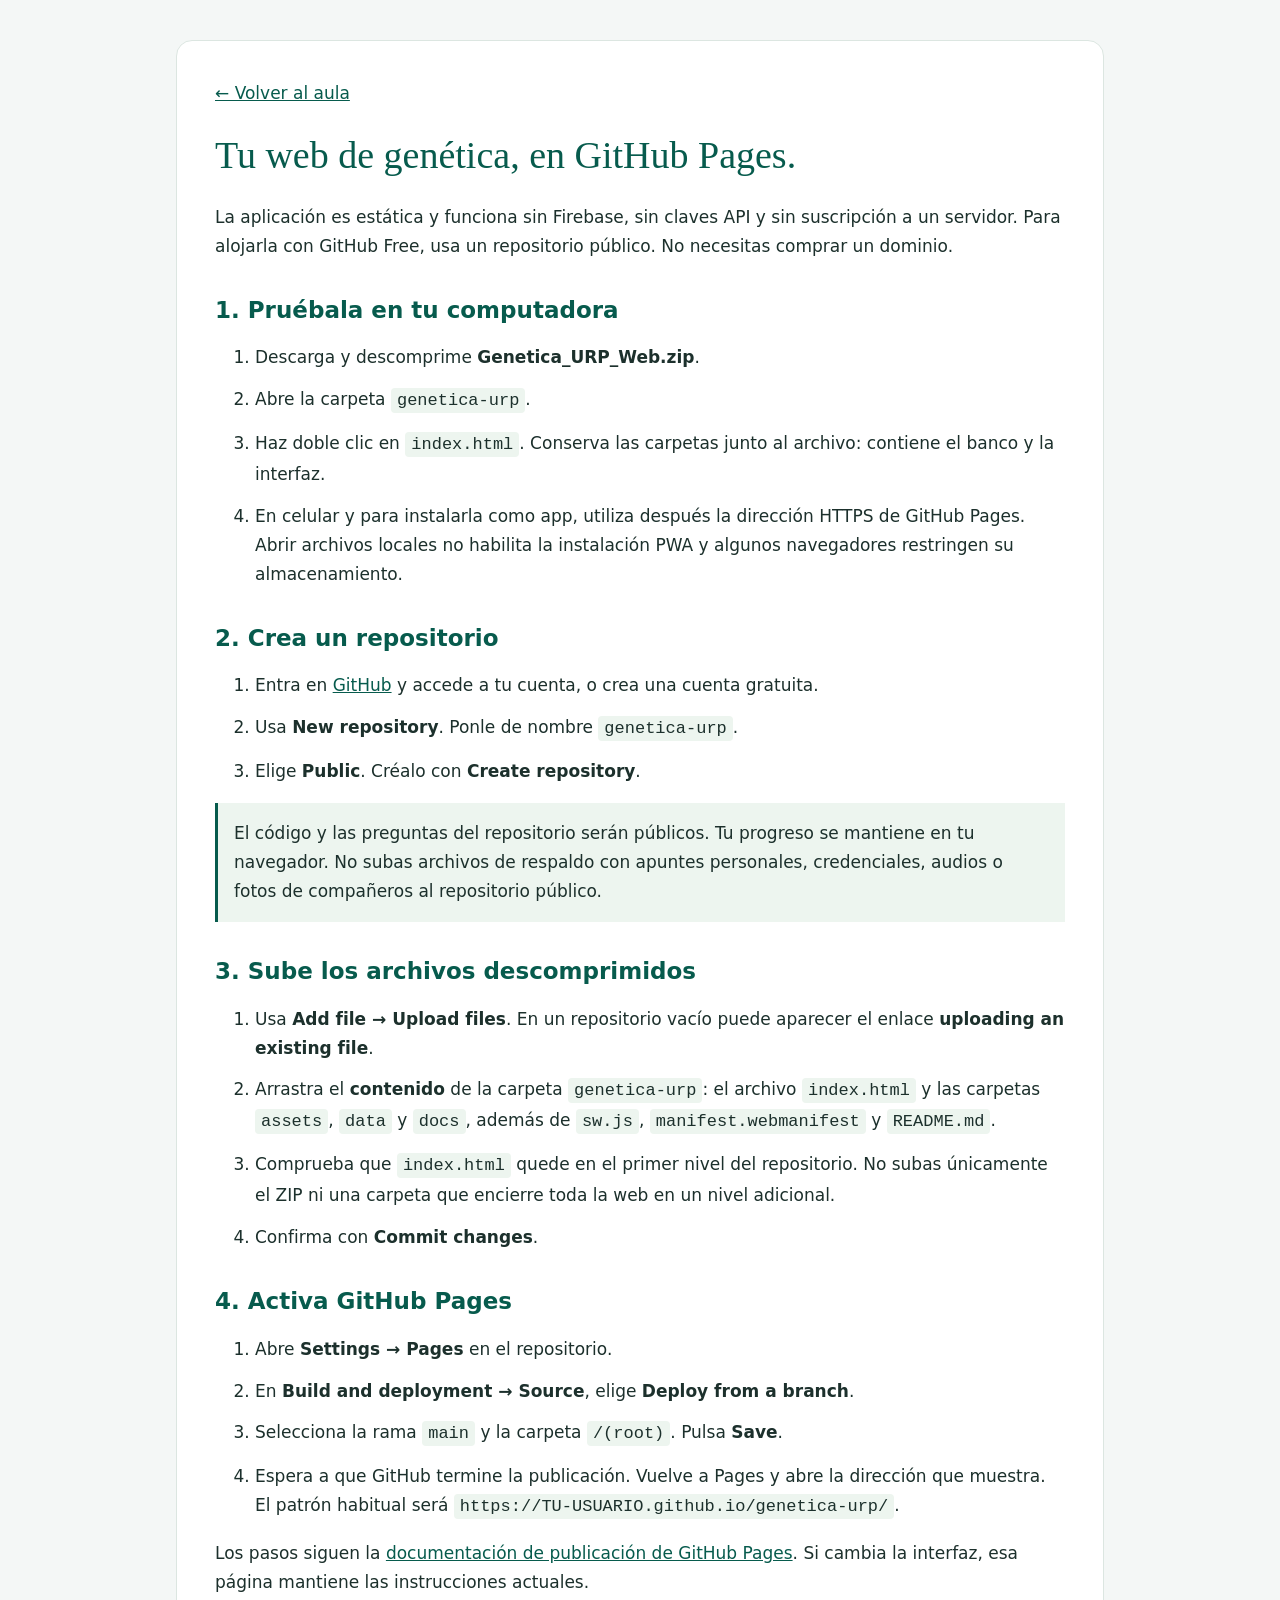
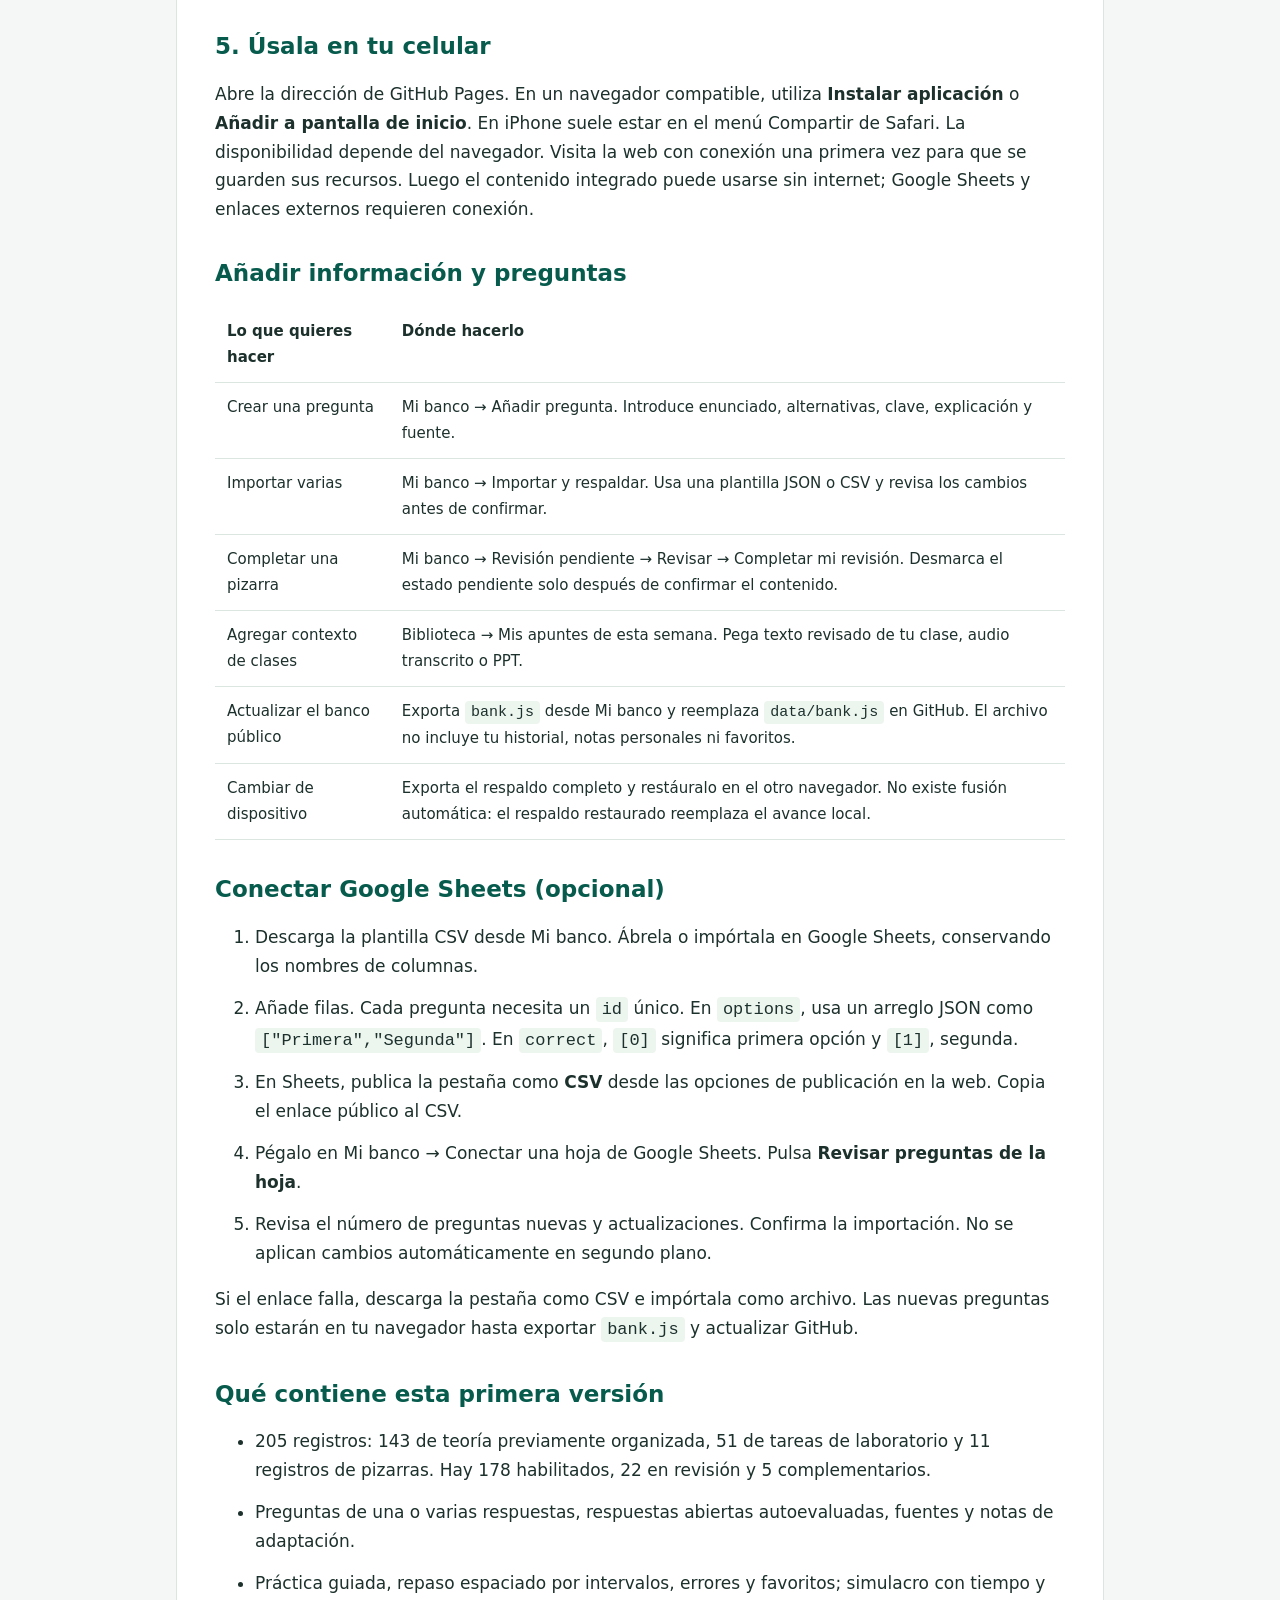
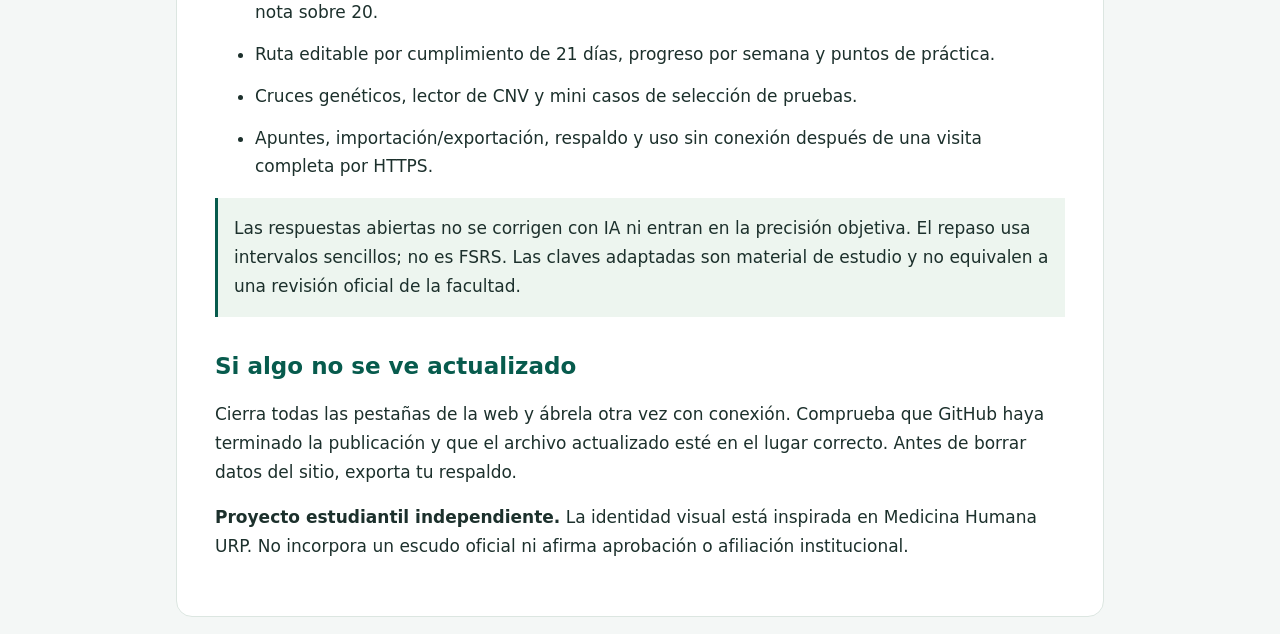
<file: GUIA_GITHUB.html>
<!doctype html><html lang="es"><head><meta charset="utf-8"><meta name="viewport" content="width=device-width,initial-scale=1"><title>Publicar Genética en GitHub Pages</title><style>body{font:17px/1.7 system-ui,sans-serif;color:#1c302c;background:#f4f7f6;margin:0}main{max-width:850px;margin:40px auto;background:white;padding:38px;border:1px solid #dce6e1;border-radius:16px}h1,h2{color:#075b4d;line-height:1.25}h1{font:38px Georgia,serif}h2{font-size:23px;margin-top:35px}a{color:#075b4d}code{background:#edf5ef;padding:3px 6px;border-radius:4px;overflow-wrap:anywhere}li{margin:13px 0}aside{background:#edf5ef;border-left:3px solid #075b4d;padding:16px}table{border-collapse:collapse;width:100%;font-size:15px}th,td{text-align:left;border-bottom:1px solid #dce6e1;padding:12px;vertical-align:top}@media(max-width:600px){main{padding:23px;margin:12px}}@media print{main{border:0;margin:0}}</style></head><body><main><a href="../index.html">← Volver al aula</a><h1>Tu web de genética, en GitHub Pages.</h1><p>La aplicación es estática y funciona sin Firebase, sin claves API y sin suscripción a un servidor. Para alojarla con GitHub Free, usa un repositorio público. No necesitas comprar un dominio.</p><h2>1. Pruébala en tu computadora</h2><ol><li>Descarga y descomprime <strong>Genetica_URP_Web.zip</strong>.</li><li>Abre la carpeta <code>genetica-urp</code>.</li><li>Haz doble clic en <code>index.html</code>. Conserva las carpetas junto al archivo: contiene el banco y la interfaz.</li><li>En celular y para instalarla como app, utiliza después la dirección HTTPS de GitHub Pages. Abrir archivos locales no habilita la instalación PWA y algunos navegadores restringen su almacenamiento.</li></ol><h2>2. Crea un repositorio</h2><ol><li>Entra en <a href="https://github.com/" target="_blank" rel="noopener">GitHub</a> y accede a tu cuenta, o crea una cuenta gratuita.</li><li>Usa <strong>New repository</strong>. Ponle de nombre <code>genetica-urp</code>.</li><li>Elige <strong>Public</strong>. Créalo con <strong>Create repository</strong>.</li></ol><aside>El código y las preguntas del repositorio serán públicos. Tu progreso se mantiene en tu navegador. No subas archivos de respaldo con apuntes personales, credenciales, audios o fotos de compañeros al repositorio público.</aside><h2>3. Sube los archivos descomprimidos</h2><ol><li>Usa <strong>Add file → Upload files</strong>. En un repositorio vacío puede aparecer el enlace <strong>uploading an existing file</strong>.</li><li>Arrastra el <strong>contenido</strong> de la carpeta <code>genetica-urp</code>: el archivo <code>index.html</code> y las carpetas <code>assets</code>, <code>data</code> y <code>docs</code>, además de <code>sw.js</code>, <code>manifest.webmanifest</code> y <code>README.md</code>.</li><li>Comprueba que <code>index.html</code> quede en el primer nivel del repositorio. No subas únicamente el ZIP ni una carpeta que encierre toda la web en un nivel adicional.</li><li>Confirma con <strong>Commit changes</strong>.</li></ol><h2>4. Activa GitHub Pages</h2><ol><li>Abre <strong>Settings → Pages</strong> en el repositorio.</li><li>En <strong>Build and deployment → Source</strong>, elige <strong>Deploy from a branch</strong>.</li><li>Selecciona la rama <code>main</code> y la carpeta <code>/(root)</code>. Pulsa <strong>Save</strong>.</li><li>Espera a que GitHub termine la publicación. Vuelve a Pages y abre la dirección que muestra. El patrón habitual será <code>https://TU-USUARIO.github.io/genetica-urp/</code>.</li></ol><p>Los pasos siguen la <a href="https://docs.github.com/en/pages/getting-started-with-github-pages/configuring-a-publishing-source-for-your-github-pages-site" target="_blank" rel="noopener">documentación de publicación de GitHub Pages</a>. Si cambia la interfaz, esa página mantiene las instrucciones actuales.</p><h2>5. Úsala en tu celular</h2><p>Abre la dirección de GitHub Pages. En un navegador compatible, utiliza <strong>Instalar aplicación</strong> o <strong>Añadir a pantalla de inicio</strong>. En iPhone suele estar en el menú Compartir de Safari. La disponibilidad depende del navegador. Visita la web con conexión una primera vez para que se guarden sus recursos. Luego el contenido integrado puede usarse sin internet; Google Sheets y enlaces externos requieren conexión.</p><h2>Añadir información y preguntas</h2><table><thead><tr><th>Lo que quieres hacer</th><th>Dónde hacerlo</th></tr></thead><tbody><tr><td>Crear una pregunta</td><td>Mi banco → Añadir pregunta. Introduce enunciado, alternativas, clave, explicación y fuente.</td></tr><tr><td>Importar varias</td><td>Mi banco → Importar y respaldar. Usa una plantilla JSON o CSV y revisa los cambios antes de confirmar.</td></tr><tr><td>Completar una pizarra</td><td>Mi banco → Revisión pendiente → Revisar → Completar mi revisión. Desmarca el estado pendiente solo después de confirmar el contenido.</td></tr><tr><td>Agregar contexto de clases</td><td>Biblioteca → Mis apuntes de esta semana. Pega texto revisado de tu clase, audio transcrito o PPT.</td></tr><tr><td>Actualizar el banco público</td><td>Exporta <code>bank.js</code> desde Mi banco y reemplaza <code>data/bank.js</code> en GitHub. El archivo no incluye tu historial, notas personales ni favoritos.</td></tr><tr><td>Cambiar de dispositivo</td><td>Exporta el respaldo completo y restáuralo en el otro navegador. No existe fusión automática: el respaldo restaurado reemplaza el avance local.</td></tr></tbody></table><h2>Conectar Google Sheets (opcional)</h2><ol><li>Descarga la plantilla CSV desde Mi banco. Ábrela o impórtala en Google Sheets, conservando los nombres de columnas.</li><li>Añade filas. Cada pregunta necesita un <code>id</code> único. En <code>options</code>, usa un arreglo JSON como <code>["Primera","Segunda"]</code>. En <code>correct</code>, <code>[0]</code> significa primera opción y <code>[1]</code>, segunda.</li><li>En Sheets, publica la pestaña como <strong>CSV</strong> desde las opciones de publicación en la web. Copia el enlace público al CSV.</li><li>Pégalo en Mi banco → Conectar una hoja de Google Sheets. Pulsa <strong>Revisar preguntas de la hoja</strong>.</li><li>Revisa el número de preguntas nuevas y actualizaciones. Confirma la importación. No se aplican cambios automáticamente en segundo plano.</li></ol><p>Si el enlace falla, descarga la pestaña como CSV e impórtala como archivo. Las nuevas preguntas solo estarán en tu navegador hasta exportar <code>bank.js</code> y actualizar GitHub.</p><h2>Qué contiene esta primera versión</h2><ul><li>205 registros: 143 de teoría previamente organizada, 51 de tareas de laboratorio y 11 registros de pizarras. Hay 178 habilitados, 22 en revisión y 5 complementarios.</li><li>Preguntas de una o varias respuestas, respuestas abiertas autoevaluadas, fuentes y notas de adaptación.</li><li>Práctica guiada, repaso espaciado por intervalos, errores y favoritos; simulacro con tiempo y nota sobre 20.</li><li>Ruta editable por cumplimiento de 21 días, progreso por semana y puntos de práctica.</li><li>Cruces genéticos, lector de CNV y mini casos de selección de pruebas.</li><li>Apuntes, importación/exportación, respaldo y uso sin conexión después de una visita completa por HTTPS.</li></ul><aside>Las respuestas abiertas no se corrigen con IA ni entran en la precisión objetiva. El repaso usa intervalos sencillos; no es FSRS. Las claves adaptadas son material de estudio y no equivalen a una revisión oficial de la facultad.</aside><h2>Si algo no se ve actualizado</h2><p>Cierra todas las pestañas de la web y ábrela otra vez con conexión. Comprueba que GitHub haya terminado la publicación y que el archivo actualizado esté en el lugar correcto. Antes de borrar datos del sitio, exporta tu respaldo.</p><p><strong>Proyecto estudiantil independiente.</strong> La identidad visual está inspirada en Medicina Humana URP. No incorpora un escudo oficial ni afirma aprobación o afiliación institucional.</p></main></body></html>
</file>
